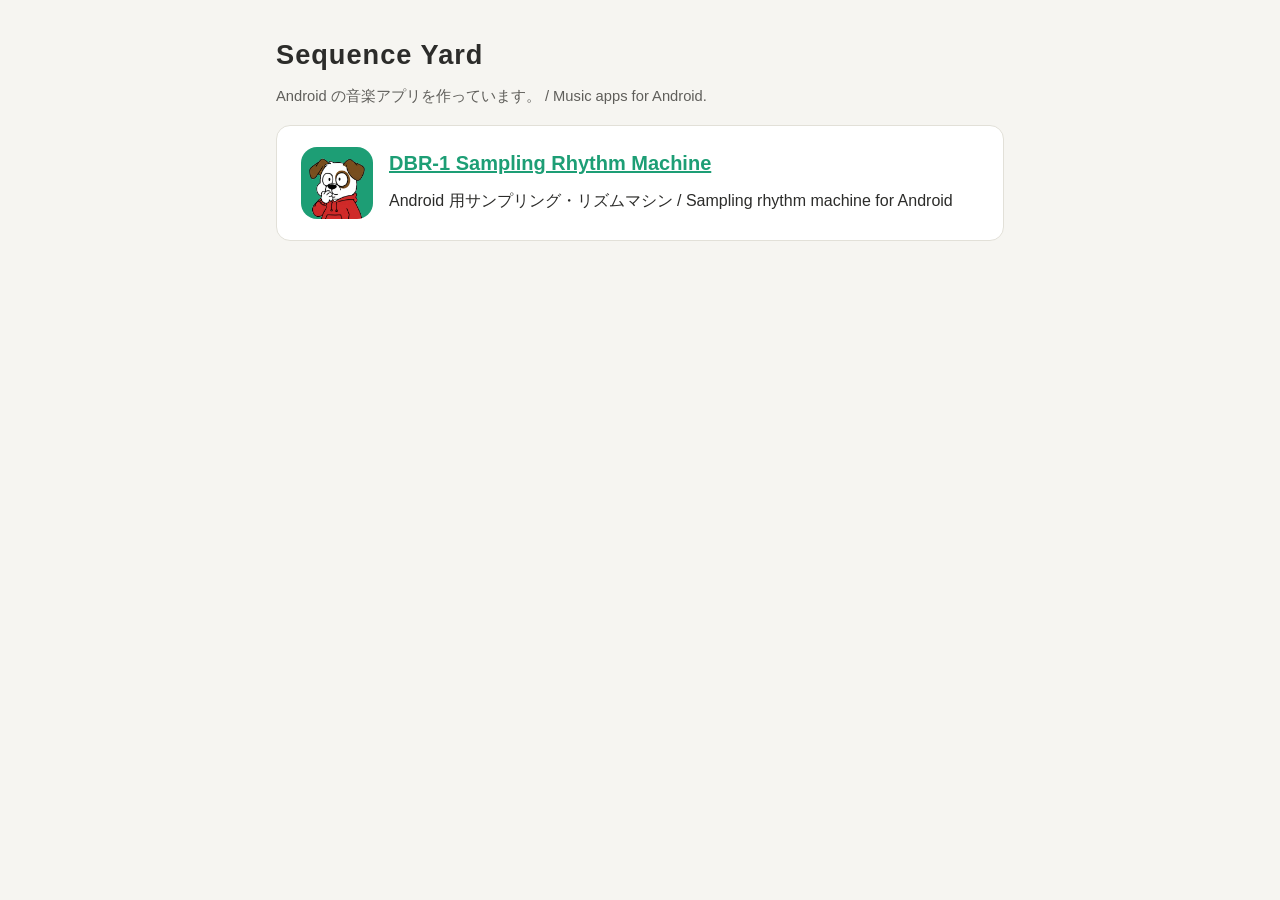
<file: index.html>
<!doctype html>
<html lang="ja">
<head>
<meta charset="utf-8">
<meta name="viewport" content="width=device-width, initial-scale=1">
<title>Sequence Yard - Android music apps / DBR-1 Sampling Rhythm Machine</title>
<meta name="description" content="Sequence Yard は Android の音楽アプリを作っています。サンプリング・リズムマシン DBR-1。 / Music apps for Android: DBR-1 Sampling Rhythm Machine.">
<link rel="canonical" href="https://sequence-yard.github.io/">
<meta property="og:type" content="website">
<meta property="og:site_name" content="Sequence Yard">
<meta property="og:title" content="Sequence Yard - Android music apps / DBR-1 Sampling Rhythm Machine">
<meta property="og:description" content="Sequence Yard は Android の音楽アプリを作っています。サンプリング・リズムマシン DBR-1。 / Music apps for Android: DBR-1 Sampling Rhythm Machine.">
<meta property="og:url" content="https://sequence-yard.github.io/">
<meta property="og:image" content="https://sequence-yard.github.io/dbr1/og.png">
<meta property="og:locale" content="ja_JP">
<meta name="twitter:card" content="summary_large_image">
<style>
  :root { --bg:#f6f5f1; --card:#fff; --text:#2c2c2a; --sub:#5f5e5a; --line:#e2e0d8; --accent:#1d9e75; }
  @media (prefers-color-scheme: dark) {
    :root { --bg:#161616; --card:#1f1f1e; --text:#e8e7e2; --sub:#a3a29c; --line:#333; --accent:#5dcaa5; }
  }
  * { box-sizing: border-box; }
  body { margin:0; background:var(--bg); color:var(--text);
         font: 16px/1.7 "Roboto","Noto Sans JP","Hiragino Sans",sans-serif; }
  main { max-width: 760px; margin: 0 auto; padding: 32px 16px 64px; }
  a { color: var(--accent); }
  .card { background:var(--card); border:1px solid var(--line); border-radius:14px; padding:20px 24px; margin:16px 0; }
  .app { display:flex; gap:16px; align-items:center; }
  .app img { width:72px; height:72px; border-radius:16px; flex:none; }
  h1 { margin:0 0 4px; font-size:1.7em; letter-spacing:1px; }
  h2 { margin:0; font-size:1.25em; }
  p { margin:.4em 0; }
  .sub { color:var(--sub); font-size:.92em; }
  ul.links { padding-left:1.2em; margin:.6em 0 0; }
</style>
</head>
<body>
<main>
<h1>Sequence Yard</h1>
<p class="sub">Android の音楽アプリを作っています。 / Music apps for Android.</p>

<div class="card app">
  <img src="dbr1/icon.png" alt="DBR-1">
  <div>
    <h2><a href="dbr1/">DBR-1 Sampling Rhythm Machine</a></h2>
    <p>Android 用サンプリング・リズムマシン / Sampling rhythm machine for Android</p>
  </div>
</div>
</main>
</body>
</html>
</file>
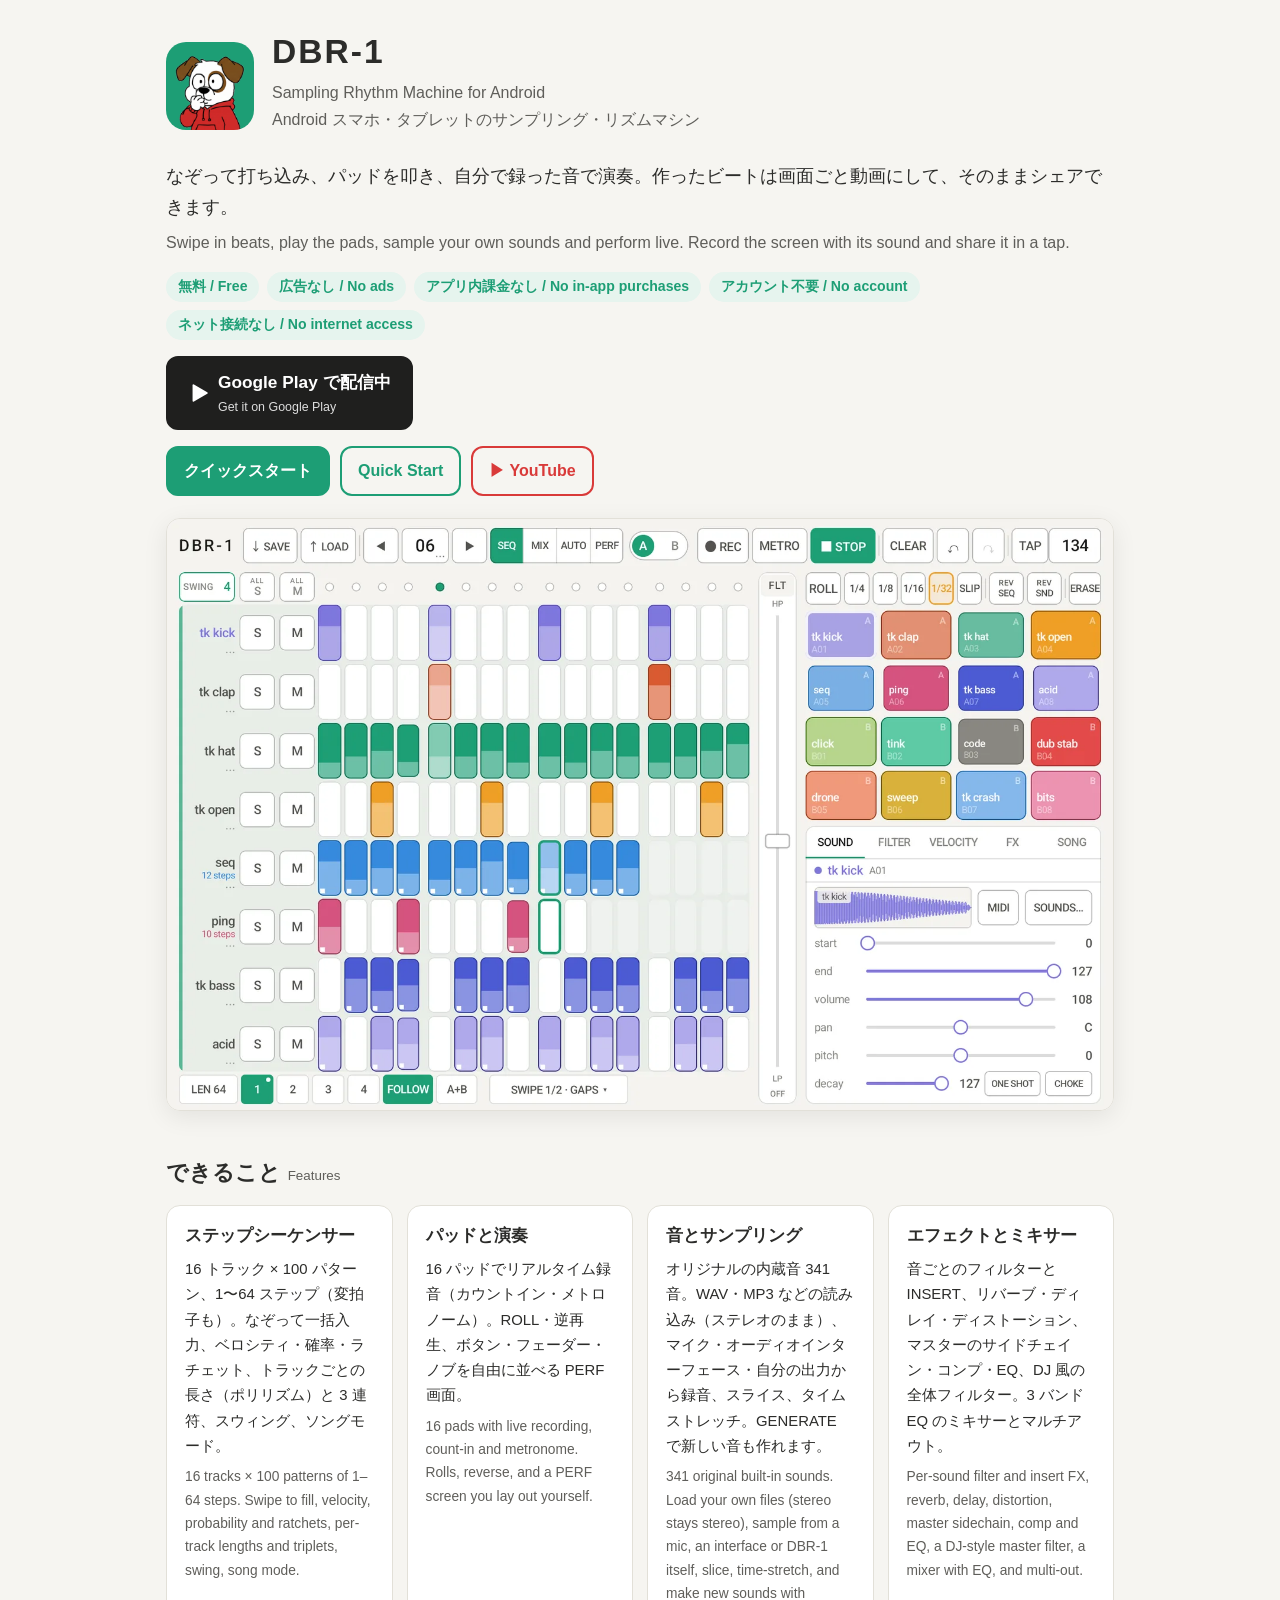
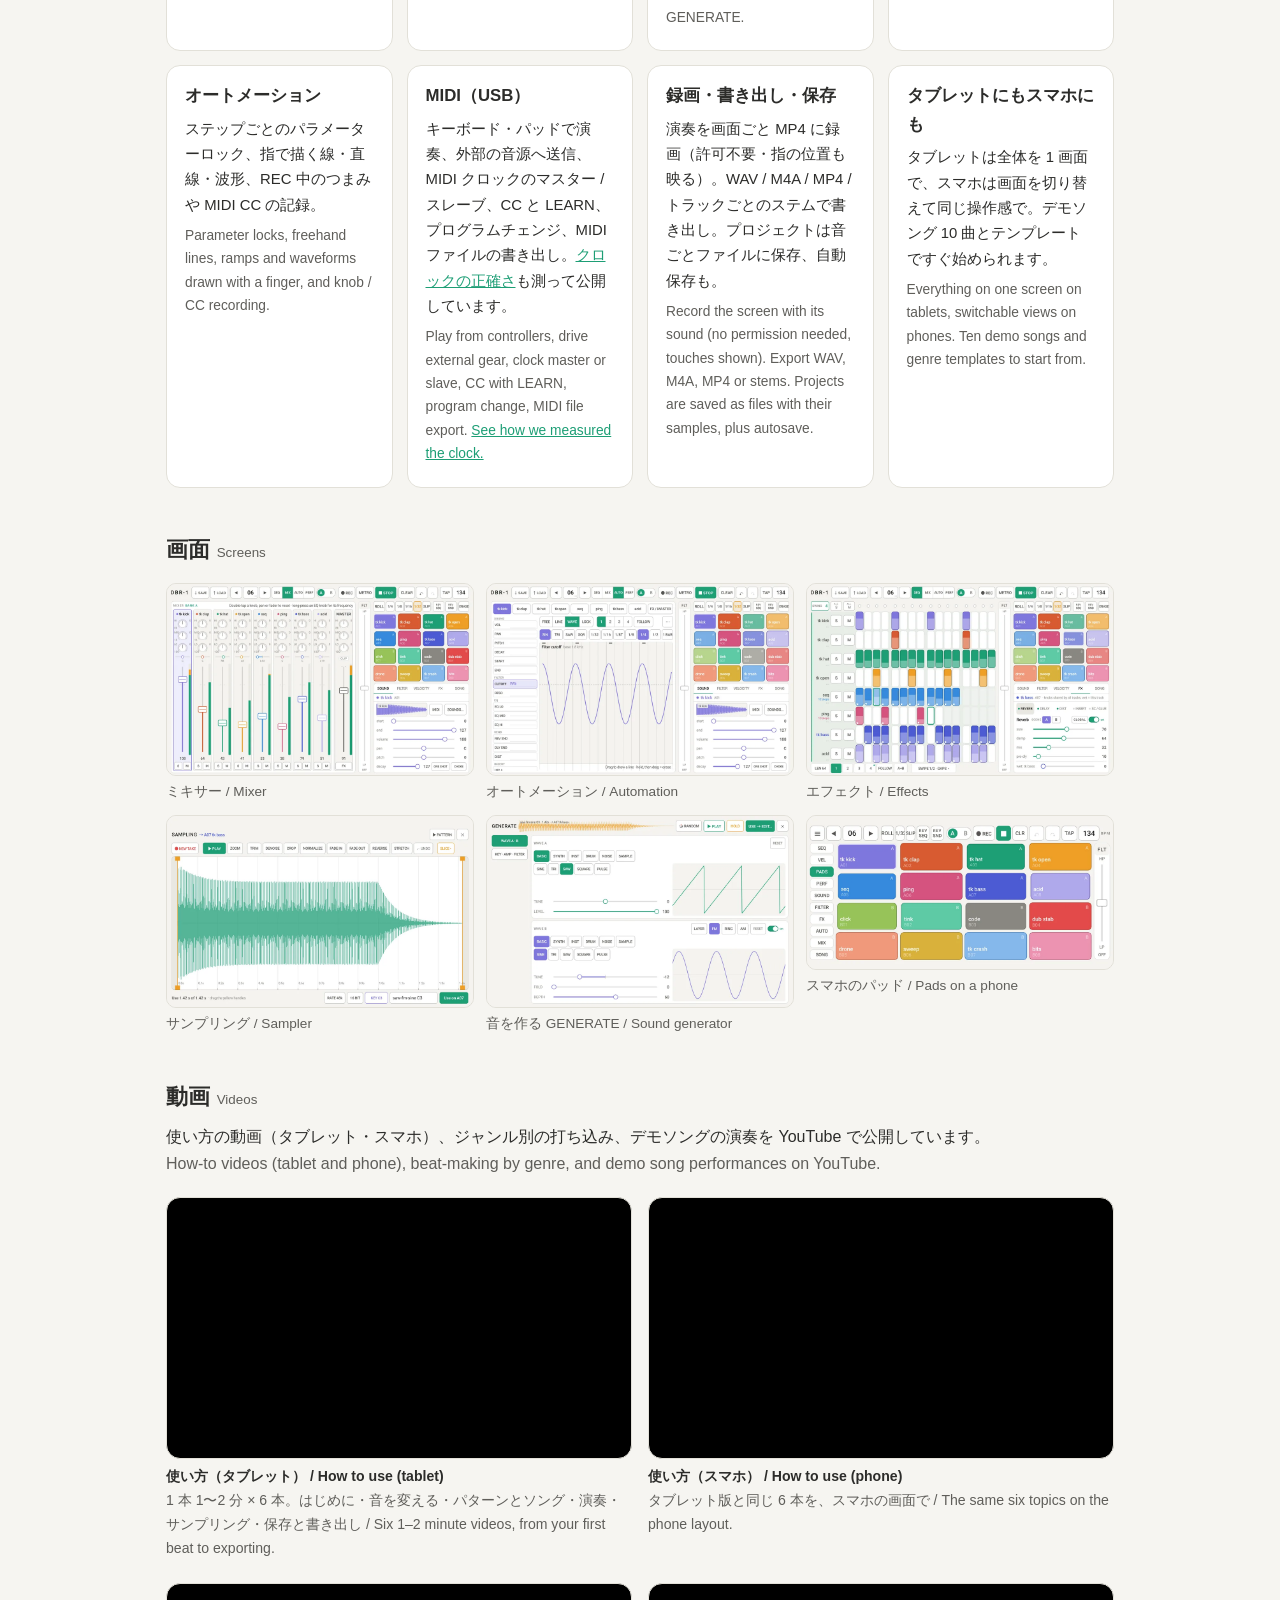
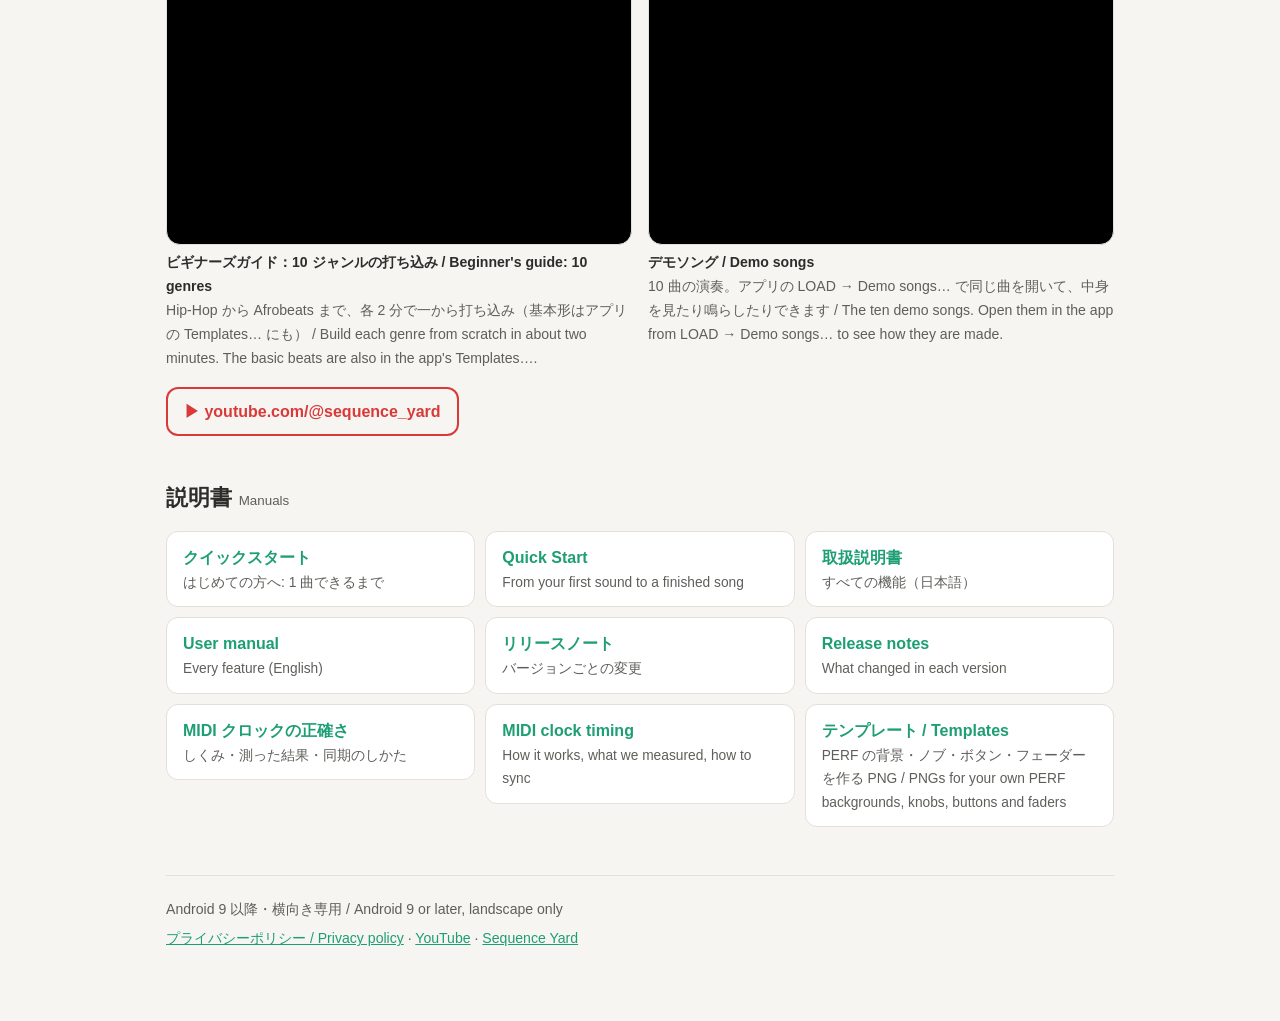
<file: dbr1/index.html>
<!doctype html>
<html lang="ja">
<head>
<meta charset="utf-8">
<meta name="viewport" content="width=device-width, initial-scale=1">
<title>DBR-1 Sampling Rhythm Machine for Android | サンプリング・リズムマシン</title>
<meta name="description" content="DBR-1 は Android のスマホ・タブレットで動くサンプリング・リズムマシン（ドラムマシン・ビートメイカー）です。16 トラックのステップシーケンサー、パッド演奏、サンプリング、FX、オートメーション、MIDI。無料・広告なし・課金なし。 / DBR-1 is a sampling rhythm machine (drum machine and beat maker) for Android phones and tablets: 16-track step sequencer, pads, sampling, FX, automation and MIDI. Free, no ads, no in-app purchases.">
<link rel="canonical" href="https://sequence-yard.github.io/dbr1/">
<meta property="og:type" content="website">
<meta property="og:site_name" content="Sequence Yard">
<meta property="og:title" content="DBR-1 Sampling Rhythm Machine for Android | サンプリング・リズムマシン">
<meta property="og:description" content="DBR-1 は Android のスマホ・タブレットで動くサンプリング・リズムマシン（ドラムマシン・ビートメイカー）です。16 トラックのステップシーケンサー、パッド演奏、サンプリング、FX、オートメーション、MIDI。無料・広告なし・課金なし。 / DBR-1 is a sampling rhythm machine (drum machine and beat maker) for Android phones and tablets: 16-track step sequencer, pads, sampling, FX, automation and MIDI. Free, no ads, no in-app purchases.">
<meta property="og:url" content="https://sequence-yard.github.io/dbr1/">
<meta property="og:image" content="https://sequence-yard.github.io/dbr1/og.png">
<meta property="og:locale" content="ja_JP">
<meta name="twitter:card" content="summary_large_image">
<script type="application/ld+json">{"@context": "https://schema.org", "@type": "SoftwareApplication", "name": "DBR-1 Sampling Rhythm Machine", "alternateName": "DBR-1", "operatingSystem": "Android", "applicationCategory": "MultimediaApplication", "description": "DBR-1 is a sampling rhythm machine (drum machine and beat maker) for Android phones and tablets: 16-track step sequencer, pads, sampling, FX, automation and MIDI. Free, no ads, no in-app purchases.", "url": "https://sequence-yard.github.io/dbr1/", "image": "https://sequence-yard.github.io/dbr1/icon.png", "screenshot": "https://sequence-yard.github.io/dbr1/img/tablet_1_sequencer.webp", "inLanguage": ["ja", "en"], "offers": {"@type": "Offer", "price": "0", "priceCurrency": "USD"}, "installUrl": "https://play.google.com/store/apps/details?id=com.sy.dbr1.app", "downloadUrl": "https://play.google.com/store/apps/details?id=com.sy.dbr1.app", "author": {"@type": "Organization", "name": "Sequence Yard", "url": "https://sequence-yard.github.io/", "sameAs": ["https://www.youtube.com/@sequence_yard"]}}</script>
<style>
  :root { --bg:#f6f5f1; --card:#fff; --text:#2c2c2a; --sub:#5f5e5a; --line:#e2e0d8; --accent:#1d9e75; --chip:#e6f4ee; --yt:#d93a39; }
  @media (prefers-color-scheme: dark) {
    :root { --bg:#161616; --card:#1f1f1e; --text:#e8e7e2; --sub:#a3a29c; --line:#333; --accent:#5dcaa5; --chip:#1d3029; --yt:#f07a79; }
  }
  * { box-sizing: border-box; }
  body { margin:0; background:var(--bg); color:var(--text);
         font: 16px/1.7 "Roboto","Noto Sans JP","Hiragino Sans",sans-serif; }
  main { max-width: 980px; margin: 0 auto; padding: 32px 16px 64px; }
  a { color: var(--accent); }
  img { max-width:100%; height:auto; display:block; }
  .hero { display:flex; gap:18px; align-items:center; }
  .hero img { width:88px; height:88px; border-radius:20px; flex:none; }
  h1 { margin:0; font-size:2.1em; letter-spacing:2px; line-height:1.2; }
  h2 { font-size:1.35em; margin:44px 0 4px; }
  h2 small { font-size:.62em; color:var(--sub); font-weight:normal; margin-left:.5em; }
  p { margin:.4em 0; }
  .sub { color:var(--sub); }
  .lead { font-size:1.12em; margin:22px 0 6px; }
  .chips { display:flex; flex-wrap:wrap; gap:8px; margin:16px 0; padding:0; list-style:none; }
  .chips li { background:var(--chip); color:var(--accent); border-radius:999px; padding:3px 12px; font-size:.88em; font-weight:bold; }
  .btns { display:flex; flex-wrap:wrap; gap:10px; margin:16px 0 8px; }
  .btn { display:inline-flex; align-items:center; gap:8px; border-radius:12px; padding:9px 16px; font-weight:bold; text-decoration:none; border:2px solid var(--accent); }
  .btn.main { background:var(--accent); color:#fff; }
  .btn.play { background:#1f1f1e; border-color:#1f1f1e; color:#fff; padding:10px 20px; font-size:1.08em; }
  .btn.play small { display:block; font-weight:normal; font-size:.72em; opacity:.85; }
  @media (prefers-color-scheme: dark) { .btn.play { background:#fff; border-color:#fff; color:#161616; } }
  .btn.yt { border-color:var(--yt); color:var(--yt); }
  .shot { margin:22px 0 0; border-radius:14px; overflow:hidden; border:1px solid var(--line); box-shadow:0 6px 24px rgba(0,0,0,.08); }
  .grid { display:grid; grid-template-columns:repeat(auto-fill,minmax(min(210px,100%),1fr)); gap:14px; margin-top:14px; }
  .card { background:var(--card); border:1px solid var(--line); border-radius:14px; padding:16px 18px; }
  .card h3 { margin:0 0 4px; font-size:1.05em; }
  .card p { font-size:.93em; }
  .card .en { color:var(--sub); font-size:.86em; margin-top:6px; }
  .gallery { display:grid; grid-template-columns:repeat(auto-fill,minmax(min(280px,100%),1fr)); gap:12px; margin-top:14px; }
  .gallery figure { margin:0; }
  .gallery img { border-radius:10px; border:1px solid var(--line); }
  .gallery figcaption { font-size:.85em; color:var(--sub); margin-top:4px; }
  ul.links { list-style:none; padding:0; margin:14px 0 0; display:grid; grid-template-columns:repeat(auto-fill,minmax(min(280px,100%),1fr)); gap:10px; }
  ul.links a { display:block; background:var(--card); border:1px solid var(--line); border-radius:12px; padding:12px 16px; text-decoration:none; color:var(--text); }
  ul.links a b { color:var(--accent); }
  ul.links a span { display:block; color:var(--sub); font-size:.86em; }
  .video { position:relative; aspect-ratio:16/9; margin:14px 0 6px; border-radius:14px; overflow:hidden; border:1px solid var(--line); background:#000; }
  .video iframe { position:absolute; inset:0; width:100%; height:100%; border:0; }
  .vgrid { display:grid; grid-template-columns:repeat(auto-fill,minmax(min(340px,100%),1fr)); gap:8px 16px; margin-top:6px; }
  .vgrid figure { margin:0; }
  .vgrid figcaption { font-size:.88em; color:var(--sub); }
  .vgrid figcaption b { color:var(--text); display:block; }
  footer { margin-top:48px; padding-top:16px; border-top:1px solid var(--line); color:var(--sub); font-size:.88em; }
</style>
</head>
<body>
<main>

<div class="hero">
  <img src="icon.png" alt="DBR-1">
  <div>
    <h1>DBR-1</h1>
    <p class="sub">Sampling Rhythm Machine for Android<br>Android スマホ・タブレットのサンプリング・リズムマシン</p>
  </div>
</div>

<p class="lead">なぞって打ち込み、パッドを叩き、自分で録った音で演奏。作ったビートは画面ごと動画にして、そのままシェアできます。</p>
<p class="sub">Swipe in beats, play the pads, sample your own sounds and perform live. Record the screen with its sound and share it in a tap.</p>

<ul class="chips">
  <li>無料 / Free</li><li>広告なし / No ads</li><li>アプリ内課金なし / No in-app purchases</li><li>アカウント不要 / No account</li><li>ネット接続なし / No internet access</li>
</ul>

<div class="btns">
  <a class="btn play" href="https://play.google.com/store/apps/details?id=com.sy.dbr1.app" target="_blank" rel="noopener"><svg viewBox="0 0 24 24" width="22" height="22" aria-hidden="true"><path fill="currentColor" d="M5 3.5v17a1 1 0 0 0 1.5.86l14.5-8.5a1 1 0 0 0 0-1.72L6.5 2.64A1 1 0 0 0 5 3.5z"/></svg><span>Google Play で配信中<small>Get it on Google Play</small></span></a>
</div>
<div class="btns">
  <a class="btn main" href="manual/quick_ja.html">クイックスタート</a>
  <a class="btn" href="manual/quick_en.html">Quick Start</a>
  <a class="btn yt" href="https://www.youtube.com/@sequence_yard" target="_blank" rel="noopener">▶ YouTube</a>
</div>

<div class="shot"><img src="img/tablet_1_sequencer.webp" width="1600" height="1000" alt="DBR-1 のシーケンサーの画面（タブレット） / DBR-1 sequencer on a tablet"></div>

<h2>できること<small>Features</small></h2>
<div class="grid">
  <div class="card">
    <h3>ステップシーケンサー</h3>
    <p>16 トラック × 100 パターン、1〜64 ステップ（変拍子も）。なぞって一括入力、ベロシティ・確率・ラチェット、トラックごとの長さ（ポリリズム）と 3 連符、スウィング、ソングモード。</p>
    <p class="en">16 tracks × 100 patterns of 1–64 steps. Swipe to fill, velocity, probability and ratchets, per-track lengths and triplets, swing, song mode.</p>
  </div>
  <div class="card">
    <h3>パッドと演奏</h3>
    <p>16 パッドでリアルタイム録音（カウントイン・メトロノーム）。ROLL・逆再生、ボタン・フェーダー・ノブを自由に並べる PERF 画面。</p>
    <p class="en">16 pads with live recording, count-in and metronome. Rolls, reverse, and a PERF screen you lay out yourself.</p>
  </div>
  <div class="card">
    <h3>音とサンプリング</h3>
    <p>オリジナルの内蔵音 341 音。WAV・MP3 などの読み込み（ステレオのまま）、マイク・オーディオインターフェース・自分の出力から録音、スライス、タイムストレッチ。GENERATE で新しい音も作れます。</p>
    <p class="en">341 original built-in sounds. Load your own files (stereo stays stereo), sample from a mic, an interface or DBR-1 itself, slice, time-stretch, and make new sounds with GENERATE.</p>
  </div>
  <div class="card">
    <h3>エフェクトとミキサー</h3>
    <p>音ごとのフィルターと INSERT、リバーブ・ディレイ・ディストーション、マスターのサイドチェイン・コンプ・EQ、DJ 風の全体フィルター。3 バンド EQ のミキサーとマルチアウト。</p>
    <p class="en">Per-sound filter and insert FX, reverb, delay, distortion, master sidechain, comp and EQ, a DJ-style master filter, a mixer with EQ, and multi-out.</p>
  </div>
  <div class="card">
    <h3>オートメーション</h3>
    <p>ステップごとのパラメーターロック、指で描く線・直線・波形、REC 中のつまみや MIDI CC の記録。</p>
    <p class="en">Parameter locks, freehand lines, ramps and waveforms drawn with a finger, and knob / CC recording.</p>
  </div>
  <div class="card">
    <h3>MIDI（USB）</h3>
    <p>キーボード・パッドで演奏、外部の音源へ送信、MIDI クロックのマスター / スレーブ、CC と LEARN、プログラムチェンジ、MIDI ファイルの書き出し。<a href="manual/midi-clock_ja.html">クロックの正確さ</a>も測って公開しています。</p>
    <p class="en">Play from controllers, drive external gear, clock master or slave, CC with LEARN, program change, MIDI file export. <a href="manual/midi-clock_en.html">See how we measured the clock.</a></p>
  </div>
  <div class="card">
    <h3>録画・書き出し・保存</h3>
    <p>演奏を画面ごと MP4 に録画（許可不要・指の位置も映る）。WAV / M4A / MP4 / トラックごとのステムで書き出し。プロジェクトは音ごとファイルに保存、自動保存も。</p>
    <p class="en">Record the screen with its sound (no permission needed, touches shown). Export WAV, M4A, MP4 or stems. Projects are saved as files with their samples, plus autosave.</p>
  </div>
  <div class="card">
    <h3>タブレットにもスマホにも</h3>
    <p>タブレットは全体を 1 画面で、スマホは画面を切り替えて同じ操作感で。デモソング 10 曲とテンプレートですぐ始められます。</p>
    <p class="en">Everything on one screen on tablets, switchable views on phones. Ten demo songs and genre templates to start from.</p>
  </div>
</div>

<h2>画面<small>Screens</small></h2>
<div class="gallery">
  <figure><img src="img/tablet_2_mixer.webp" loading="lazy" width="960" height="600" alt="ミキサー / Mixer"><figcaption>ミキサー / Mixer</figcaption></figure>
  <figure><img src="img/tablet_3_automation.webp" loading="lazy" width="960" height="600" alt="オートメーション / Automation"><figcaption>オートメーション / Automation</figcaption></figure>
  <figure><img src="img/tablet_5_fx.webp" loading="lazy" width="960" height="600" alt="エフェクト / Effects"><figcaption>エフェクト / Effects</figcaption></figure>
  <figure><img src="img/tablet_4_sampler.webp" loading="lazy" width="960" height="600" alt="サンプリング / Sampler"><figcaption>サンプリング / Sampler</figcaption></figure>
  <figure><img src="img/tablet_7_generate.webp" loading="lazy" width="960" height="600" alt="音を作る GENERATE / Sound generator"><figcaption>音を作る GENERATE / Sound generator</figcaption></figure>
  <figure><img src="img/phone_2_pads.webp" loading="lazy" width="960" height="480" alt="スマホのパッド / Pads on a phone"><figcaption>スマホのパッド / Pads on a phone</figcaption></figure>
</div>

<h2>動画<small>Videos</small></h2>
<p>使い方の動画（タブレット・スマホ）、ジャンル別の打ち込み、デモソングの演奏を YouTube で公開しています。<br><span class="sub">How-to videos (tablet and phone), beat-making by genre, and demo song performances on YouTube.</span></p>
<div class="vgrid">
  <figure>
    <div class="video"><iframe src="https://www.youtube-nocookie.com/embed/videoseries?list=PLSx_kr9O_YZ0" title="DBR-1 使い方（タブレット） / How to use DBR-1 (tablet)" loading="lazy" allow="accelerometer; autoplay; clipboard-write; encrypted-media; gyroscope; picture-in-picture; web-share" referrerpolicy="strict-origin-when-cross-origin" allowfullscreen></iframe></div>
    <figcaption><b>使い方（タブレット） / How to use (tablet)</b>1 本 1〜2 分 × 6 本。はじめに・音を変える・パターンとソング・演奏・サンプリング・保存と書き出し / Six 1–2 minute videos, from your first beat to exporting.</figcaption>
  </figure>
  <figure>
    <div class="video"><iframe src="https://www.youtube-nocookie.com/embed/videoseries?list=PLLqSBPtJowA8" title="DBR-1 使い方（スマホ） / How to use DBR-1 (phone)" loading="lazy" allow="accelerometer; autoplay; clipboard-write; encrypted-media; gyroscope; picture-in-picture; web-share" referrerpolicy="strict-origin-when-cross-origin" allowfullscreen></iframe></div>
    <figcaption><b>使い方（スマホ） / How to use (phone)</b>タブレット版と同じ 6 本を、スマホの画面で / The same six topics on the phone layout.</figcaption>
  </figure>
  <figure>
    <div class="video"><iframe src="https://www.youtube-nocookie.com/embed/videoseries?list=PLHKmZyR0xdRw" title="DBR-1 ビギナーズガイド：10 ジャンルの打ち込み / Beginner's guide: beat-making in 10 genres" loading="lazy" allow="accelerometer; autoplay; clipboard-write; encrypted-media; gyroscope; picture-in-picture; web-share" referrerpolicy="strict-origin-when-cross-origin" allowfullscreen></iframe></div>
    <figcaption><b>ビギナーズガイド：10 ジャンルの打ち込み / Beginner's guide: 10 genres</b>Hip-Hop から Afrobeats まで、各 2 分で一から打ち込み（基本形はアプリの Templates… にも） / Build each genre from scratch in about two minutes. The basic beats are also in the app's Templates….</figcaption>
  </figure>
  <figure>
    <div class="video"><iframe src="https://www.youtube-nocookie.com/embed/videoseries?list=PLN99t_O-VNWo" title="DBR-1 Demo Songs（デモソングのプレイリスト / demo song playlist）" loading="lazy" allow="accelerometer; autoplay; clipboard-write; encrypted-media; gyroscope; picture-in-picture; web-share" referrerpolicy="strict-origin-when-cross-origin" allowfullscreen></iframe></div>
    <figcaption><b>デモソング / Demo songs</b>10 曲の演奏。アプリの LOAD → Demo songs… で同じ曲を開いて、中身を見たり鳴らしたりできます / The ten demo songs. Open them in the app from LOAD → Demo songs… to see how they are made.</figcaption>
  </figure>
</div>
<div class="btns"><a class="btn yt" href="https://www.youtube.com/@sequence_yard" target="_blank" rel="noopener">▶ youtube.com/@sequence_yard</a></div>

<h2>説明書<small>Manuals</small></h2>
<ul class="links">
  <li><a href="manual/quick_ja.html"><b>クイックスタート</b><span>はじめての方へ: 1 曲できるまで</span></a></li>
  <li><a href="manual/quick_en.html"><b>Quick Start</b><span>From your first sound to a finished song</span></a></li>
  <li><a href="manual/ja.html"><b>取扱説明書</b><span>すべての機能（日本語）</span></a></li>
  <li><a href="manual/en.html"><b>User manual</b><span>Every feature (English)</span></a></li>
  <li><a href="manual/release-notes_ja.html"><b>リリースノート</b><span>バージョンごとの変更</span></a></li>
  <li><a href="manual/release-notes_en.html"><b>Release notes</b><span>What changed in each version</span></a></li>
  <li><a href="manual/midi-clock_ja.html"><b>MIDI クロックの正確さ</b><span>しくみ・測った結果・同期のしかた</span></a></li>
  <li><a href="manual/midi-clock_en.html"><b>MIDI clock timing</b><span>How it works, what we measured, how to sync</span></a></li>
  <li><a href="templates/"><b>テンプレート / Templates</b><span>PERF の背景・ノブ・ボタン・フェーダーを作る PNG / PNGs for your own PERF backgrounds, knobs, buttons and faders</span></a></li>
</ul>

<footer>
  <p>Android 9 以降・横向き専用 / Android 9 or later, landscape only</p>
  <p><a href="https://sequence-yard.github.io/dbr1-privacy/">プライバシーポリシー / Privacy policy</a> · <a href="https://www.youtube.com/@sequence_yard" target="_blank" rel="noopener">YouTube</a> · <a href="../">Sequence Yard</a></p>
</footer>
</main>
</body>
</html>
</file>
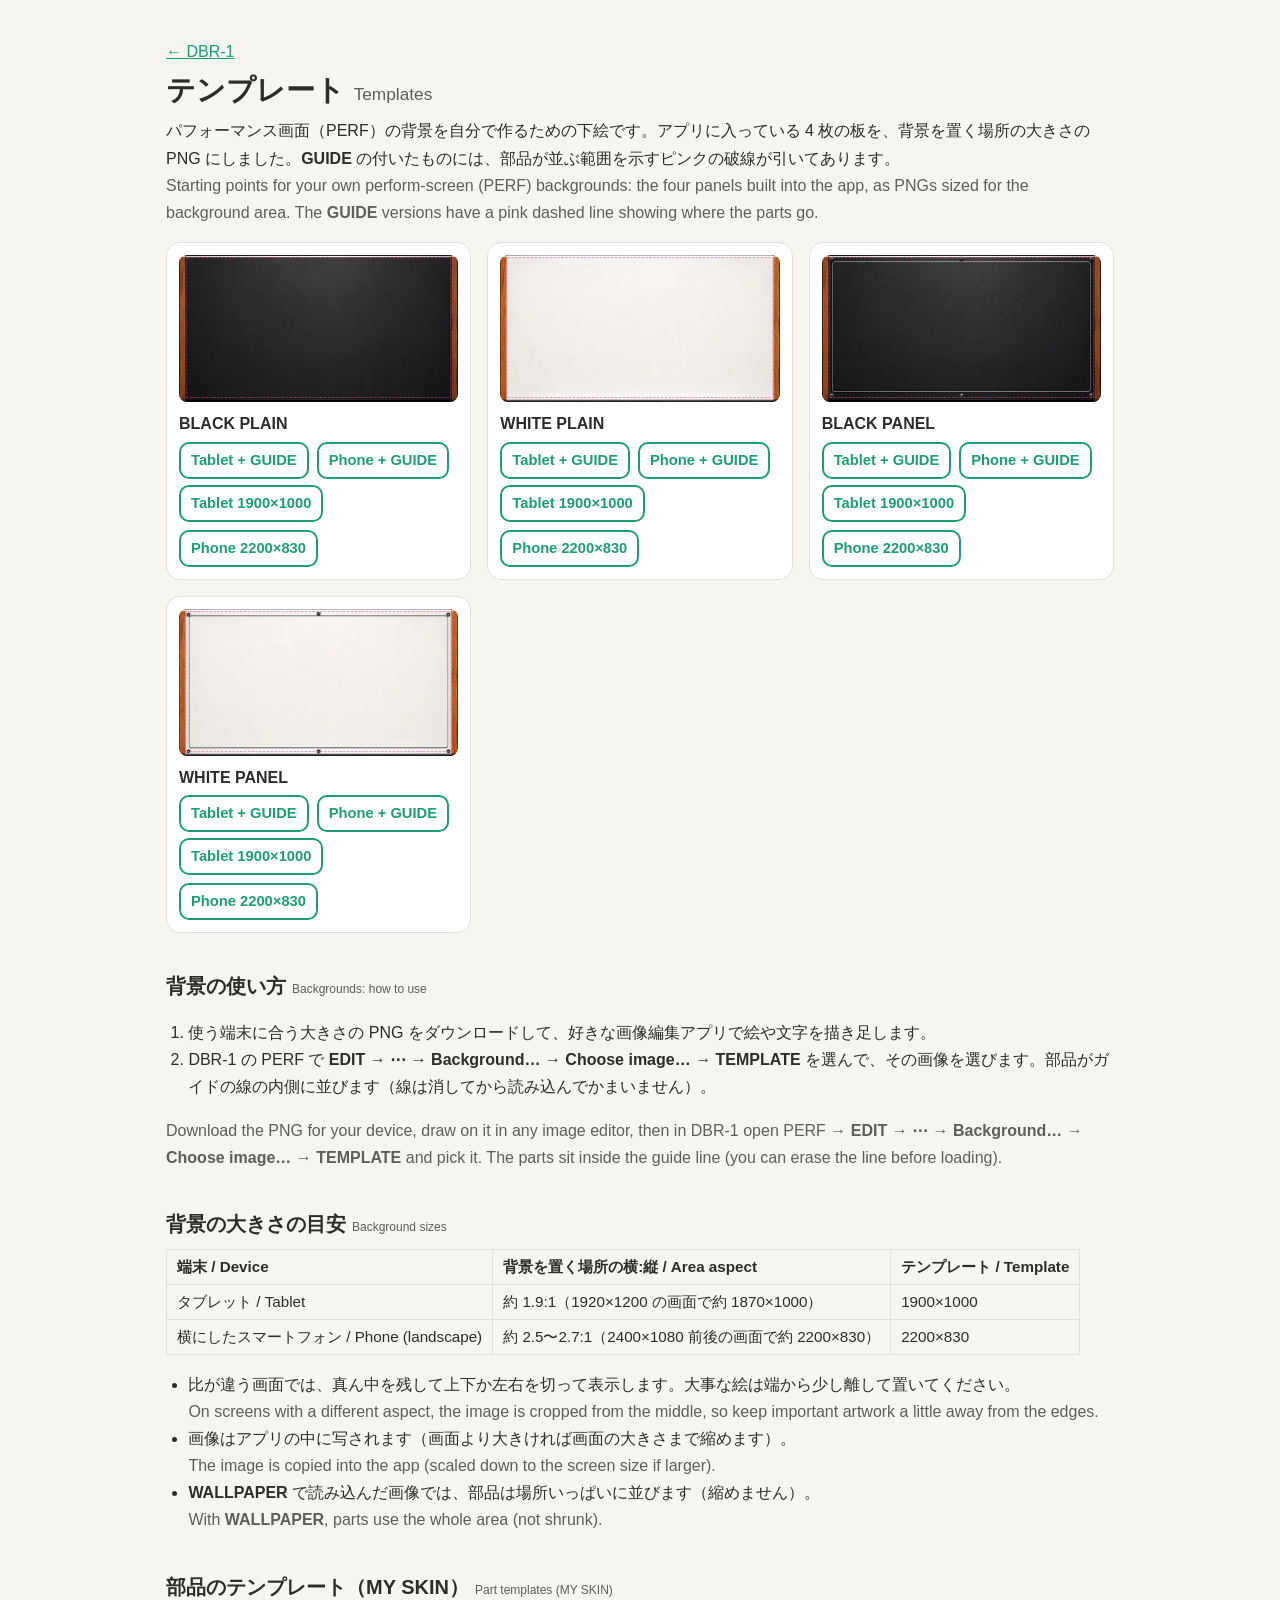
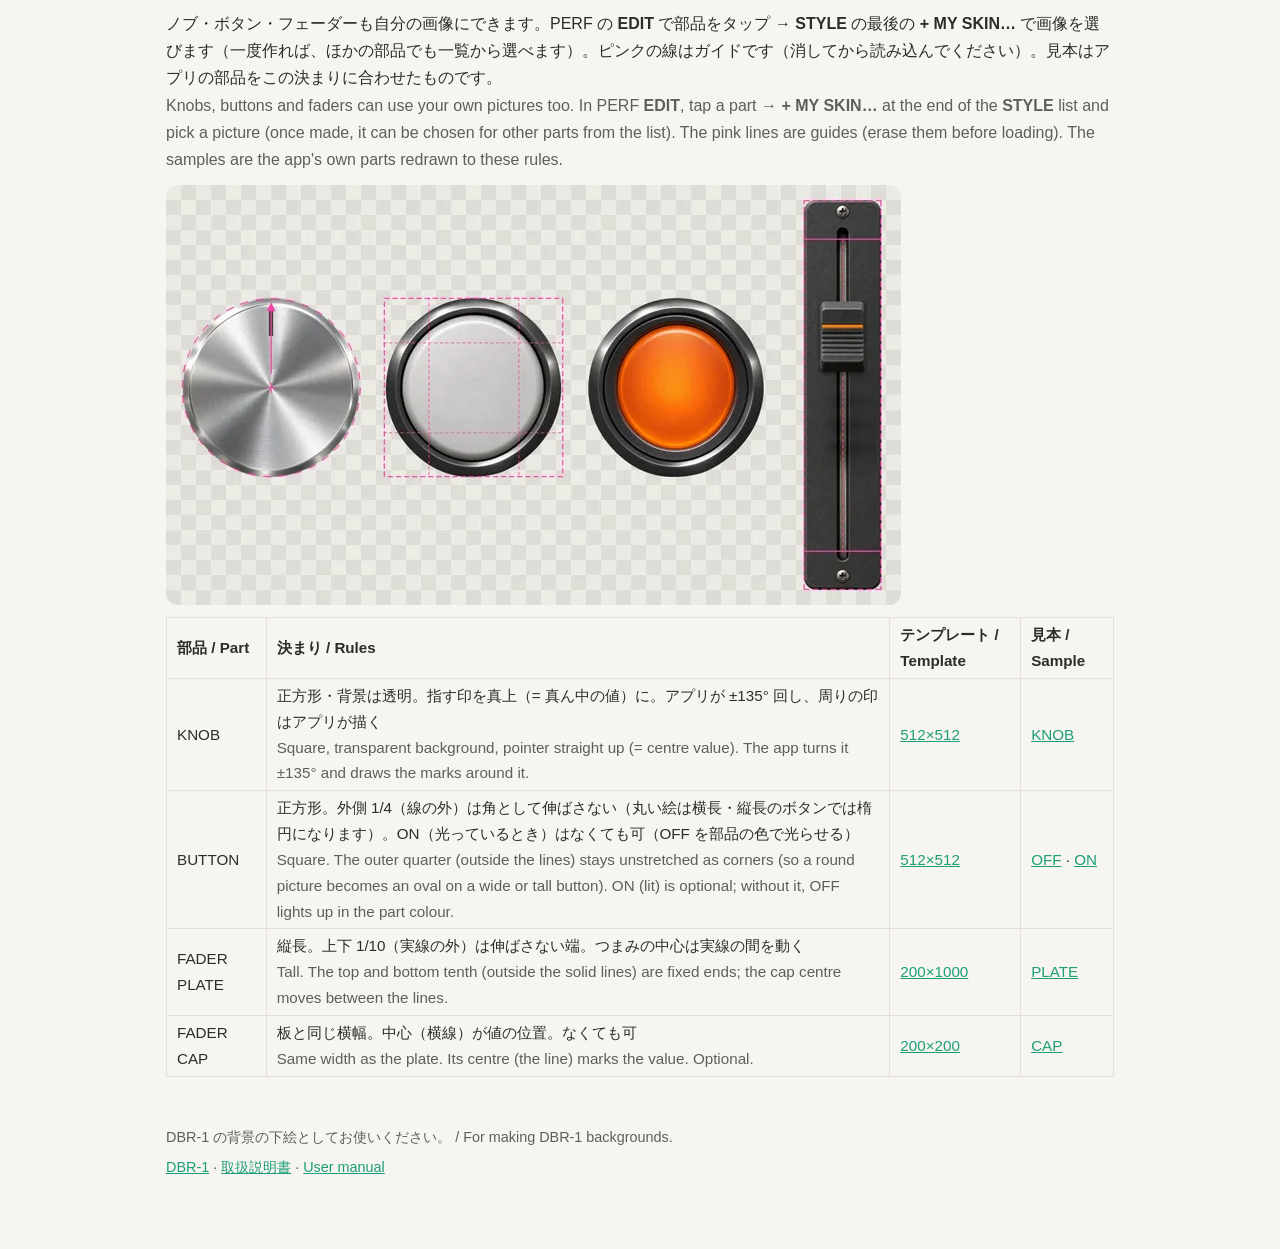
<file: dbr1/templates/index.html>
<!doctype html>
<html lang="ja">
<head>
<meta charset="utf-8">
<meta name="viewport" content="width=device-width, initial-scale=1">
<title>DBR-1 テンプレート / Templates</title>
<meta name="description" content="DBR-1 のパフォーマンス画面の背景・ノブ・ボタン・フェーダーを自分で作るためのテンプレート（PNG）。 / PNG templates for making your own DBR-1 perform-screen backgrounds, knobs, buttons and faders.">
<link rel="canonical" href="https://sequence-yard.github.io/dbr1/templates/">
<style>
  :root { --bg:#f6f5f1; --card:#fff; --text:#2c2c2a; --sub:#5f5e5a; --line:#e2e0d8; --accent:#1d9e75; }
  @media (prefers-color-scheme: dark) {
    :root { --bg:#161616; --card:#1f1f1e; --text:#e8e7e2; --sub:#a3a29c; --line:#333; --accent:#5dcaa5; }
  }
  * { box-sizing: border-box; }
  body { margin:0; background:var(--bg); color:var(--text);
         font: 16px/1.7 "Roboto","Noto Sans JP","Hiragino Sans",sans-serif; }
  main { max-width: 980px; margin: 0 auto; padding: 32px 16px 64px; }
  a { color: var(--accent); }
  img { max-width:100%; height:auto; display:block; }
  h1 { margin:0 0 8px; font-size:1.8em; line-height:1.3; }
  h2 { font-size:1.25em; margin:36px 0 4px; }
  h2 small, h1 small { font-size:.6em; color:var(--sub); font-weight:normal; margin-left:.5em; }
  p { margin:.4em 0; }
  .sub { color:var(--sub); }
  .grid { display:grid; grid-template-columns: repeat(auto-fit, minmax(280px, 1fr)); gap:16px; margin:16px 0; }
  .card { background:var(--card); border:1px solid var(--line); border-radius:14px; padding:12px; }
  .card img { border-radius:8px; }
  .card b { display:block; margin:8px 0 4px; }
  .dl { display:flex; flex-wrap:wrap; gap:8px; }
  .dl a { border:2px solid var(--accent); border-radius:10px; padding:4px 10px; font-weight:bold; text-decoration:none; font-size:.92em; }
  table { border-collapse:collapse; margin:8px 0; font-size:.95em; }
  th, td { border:1px solid var(--line); padding:4px 10px; text-align:left; }
  ol, ul { padding-left:1.4em; }
  footer { margin-top:48px; color:var(--sub); font-size:.9em; }
</style>
</head>
<body>
<main>
<p><a href="../">← DBR-1</a></p>
<h1>テンプレート<small>Templates</small></h1>
<p>パフォーマンス画面（PERF）の背景を自分で作るための下絵です。アプリに入っている 4 枚の板を、背景を置く場所の大きさの PNG にしました。<b>GUIDE</b> の付いたものには、部品が並ぶ範囲を示すピンクの破線が引いてあります。<br>
<span class="sub">Starting points for your own perform-screen (PERF) backgrounds: the four panels built into the app, as PNGs sized for the background area. The <b>GUIDE</b> versions have a pink dashed line showing where the parts go.</span></p>

<div class="grid">
  <div class="card"><img src="thumb_black_plain.webp" width="480" height="253" alt="BLACK PLAIN" loading="lazy"><b>BLACK PLAIN</b>
    <div class="dl"><a href="dbr1_black_plain_tablet_1900x1000_guide.png" download>Tablet + GUIDE</a><a href="dbr1_black_plain_phone_2200x830_guide.png" download>Phone + GUIDE</a></div>
    <div class="dl" style="margin-top:6px"><a href="dbr1_black_plain_tablet_1900x1000.png" download>Tablet 1900×1000</a><a href="dbr1_black_plain_phone_2200x830.png" download>Phone 2200×830</a></div></div>
  <div class="card"><img src="thumb_white_plain.webp" width="480" height="253" alt="WHITE PLAIN" loading="lazy"><b>WHITE PLAIN</b>
    <div class="dl"><a href="dbr1_white_plain_tablet_1900x1000_guide.png" download>Tablet + GUIDE</a><a href="dbr1_white_plain_phone_2200x830_guide.png" download>Phone + GUIDE</a></div>
    <div class="dl" style="margin-top:6px"><a href="dbr1_white_plain_tablet_1900x1000.png" download>Tablet 1900×1000</a><a href="dbr1_white_plain_phone_2200x830.png" download>Phone 2200×830</a></div></div>
  <div class="card"><img src="thumb_black_panel.webp" width="480" height="253" alt="BLACK PANEL" loading="lazy"><b>BLACK PANEL</b>
    <div class="dl"><a href="dbr1_black_panel_tablet_1900x1000_guide.png" download>Tablet + GUIDE</a><a href="dbr1_black_panel_phone_2200x830_guide.png" download>Phone + GUIDE</a></div>
    <div class="dl" style="margin-top:6px"><a href="dbr1_black_panel_tablet_1900x1000.png" download>Tablet 1900×1000</a><a href="dbr1_black_panel_phone_2200x830.png" download>Phone 2200×830</a></div></div>
  <div class="card"><img src="thumb_white_panel.webp" width="480" height="253" alt="WHITE PANEL" loading="lazy"><b>WHITE PANEL</b>
    <div class="dl"><a href="dbr1_white_panel_tablet_1900x1000_guide.png" download>Tablet + GUIDE</a><a href="dbr1_white_panel_phone_2200x830_guide.png" download>Phone + GUIDE</a></div>
    <div class="dl" style="margin-top:6px"><a href="dbr1_white_panel_tablet_1900x1000.png" download>Tablet 1900×1000</a><a href="dbr1_white_panel_phone_2200x830.png" download>Phone 2200×830</a></div></div>
</div>

<h2>背景の使い方<small>Backgrounds: how to use</small></h2>
<ol>
  <li>使う端末に合う大きさの PNG をダウンロードして、好きな画像編集アプリで絵や文字を描き足します。</li>
  <li>DBR-1 の PERF で <b>EDIT</b> → <b>⋯</b> → <b>Background…</b> → <b>Choose image…</b> → <b>TEMPLATE</b> を選んで、その画像を選びます。部品がガイドの線の内側に並びます（線は消してから読み込んでかまいません）。</li>
</ol>
<p class="sub">Download the PNG for your device, draw on it in any image editor, then in DBR-1 open PERF → <b>EDIT</b> → <b>⋯</b> → <b>Background…</b> → <b>Choose image…</b> → <b>TEMPLATE</b> and pick it. The parts sit inside the guide line (you can erase the line before loading).</p>

<h2>背景の大きさの目安<small>Background sizes</small></h2>
<table>
  <tr><th>端末 / Device</th><th>背景を置く場所の横:縦 / Area aspect</th><th>テンプレート / Template</th></tr>
  <tr><td>タブレット / Tablet</td><td>約 1.9:1（1920×1200 の画面で約 1870×1000）</td><td>1900×1000</td></tr>
  <tr><td>横にしたスマートフォン / Phone (landscape)</td><td>約 2.5〜2.7:1（2400×1080 前後の画面で約 2200×830）</td><td>2200×830</td></tr>
</table>
<ul>
  <li>比が違う画面では、真ん中を残して上下か左右を切って表示します。大事な絵は端から少し離して置いてください。<br><span class="sub">On screens with a different aspect, the image is cropped from the middle, so keep important artwork a little away from the edges.</span></li>
  <li>画像はアプリの中に写されます（画面より大きければ画面の大きさまで縮めます）。<br><span class="sub">The image is copied into the app (scaled down to the screen size if larger).</span></li>
  <li><b>WALLPAPER</b> で読み込んだ画像では、部品は場所いっぱいに並びます（縮めません）。<br><span class="sub">With <b>WALLPAPER</b>, parts use the whole area (not shrunk).</span></li>
</ul>

<h2>部品のテンプレート（MY SKIN）<small>Part templates (MY SKIN)</small></h2>
<p>ノブ・ボタン・フェーダーも自分の画像にできます。PERF の <b>EDIT</b> で部品をタップ → <b>STYLE</b> の最後の <b>+ MY SKIN…</b> で画像を選びます（一度作れば、ほかの部品でも一覧から選べます）。ピンクの線はガイドです（消してから読み込んでください）。見本はアプリの部品をこの決まりに合わせたものです。<br>
<span class="sub">Knobs, buttons and faders can use your own pictures too. In PERF <b>EDIT</b>, tap a part → <b>+ MY SKIN…</b> at the end of the <b>STYLE</b> list and pick a picture (once made, it can be chosen for other parts from the list). The pink lines are guides (erase them before loading). The samples are the app's own parts redrawn to these rules.</span></p>
<img src="thumb_parts.webp" width="735" height="420" alt="MY SKIN samples" loading="lazy" style="border-radius:12px;margin:12px 0">
<table>
  <tr><th>部品 / Part</th><th>決まり / Rules</th><th>テンプレート / Template</th><th>見本 / Sample</th></tr>
  <tr><td>KNOB</td><td>正方形・背景は透明。指す印を真上（= 真ん中の値）に。アプリが ±135° 回し、周りの印はアプリが描く<br><span class="sub">Square, transparent background, pointer straight up (= centre value). The app turns it ±135° and draws the marks around it.</span></td>
    <td><a href="dbr1_knob_template_512.png" download>512×512</a></td><td><a href="dbr1_knob_sample_512.png" download>KNOB</a></td></tr>
  <tr><td>BUTTON</td><td>正方形。外側 1/4（線の外）は角として伸ばさない（丸い絵は横長・縦長のボタンでは楕円になります）。ON（光っているとき）はなくても可（OFF を部品の色で光らせる）<br><span class="sub">Square. The outer quarter (outside the lines) stays unstretched as corners (so a round picture becomes an oval on a wide or tall button). ON (lit) is optional; without it, OFF lights up in the part colour.</span></td>
    <td><a href="dbr1_button_template_512.png" download>512×512</a></td><td><a href="dbr1_button_sample_off_512.png" download>OFF</a> · <a href="dbr1_button_sample_on_512.png" download>ON</a></td></tr>
  <tr><td>FADER PLATE</td><td>縦長。上下 1/10（実線の外）は伸ばさない端。つまみの中心は実線の間を動く<br><span class="sub">Tall. The top and bottom tenth (outside the solid lines) are fixed ends; the cap centre moves between the lines.</span></td>
    <td><a href="dbr1_fader_plate_template_200x1000.png" download>200×1000</a></td><td><a href="dbr1_fader_plate_sample_200x1000.png" download>PLATE</a></td></tr>
  <tr><td>FADER CAP</td><td>板と同じ横幅。中心（横線）が値の位置。なくても可<br><span class="sub">Same width as the plate. Its centre (the line) marks the value. Optional.</span></td>
    <td><a href="dbr1_fader_cap_template_200x200.png" download>200×200</a></td><td><a href="dbr1_fader_cap_sample_200x204.png" download>CAP</a></td></tr>
</table>

<footer>
  <p>DBR-1 の背景の下絵としてお使いください。 / For making DBR-1 backgrounds.</p>
  <p><a href="../">DBR-1</a> · <a href="../manual/ja.html">取扱説明書</a> · <a href="../manual/en.html">User manual</a></p>
</footer>
</main>
</body>
</html>
</file>
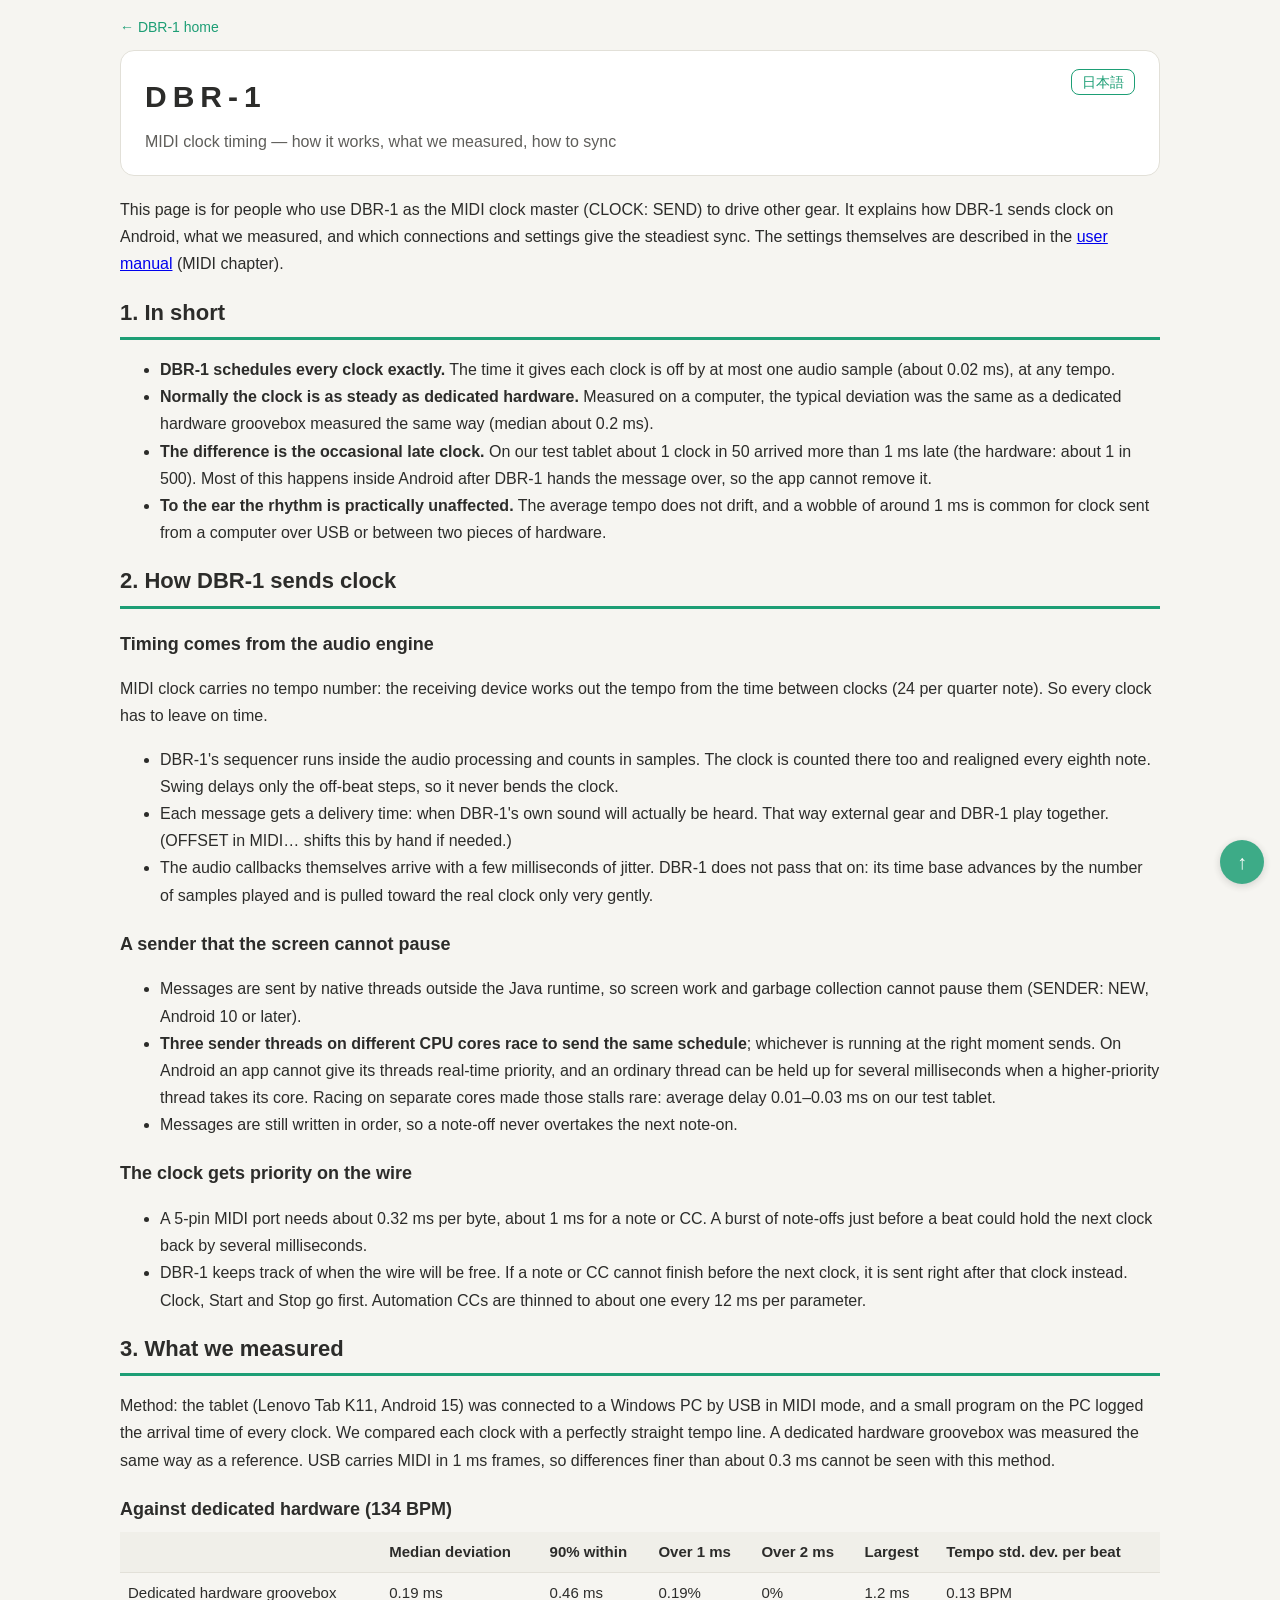
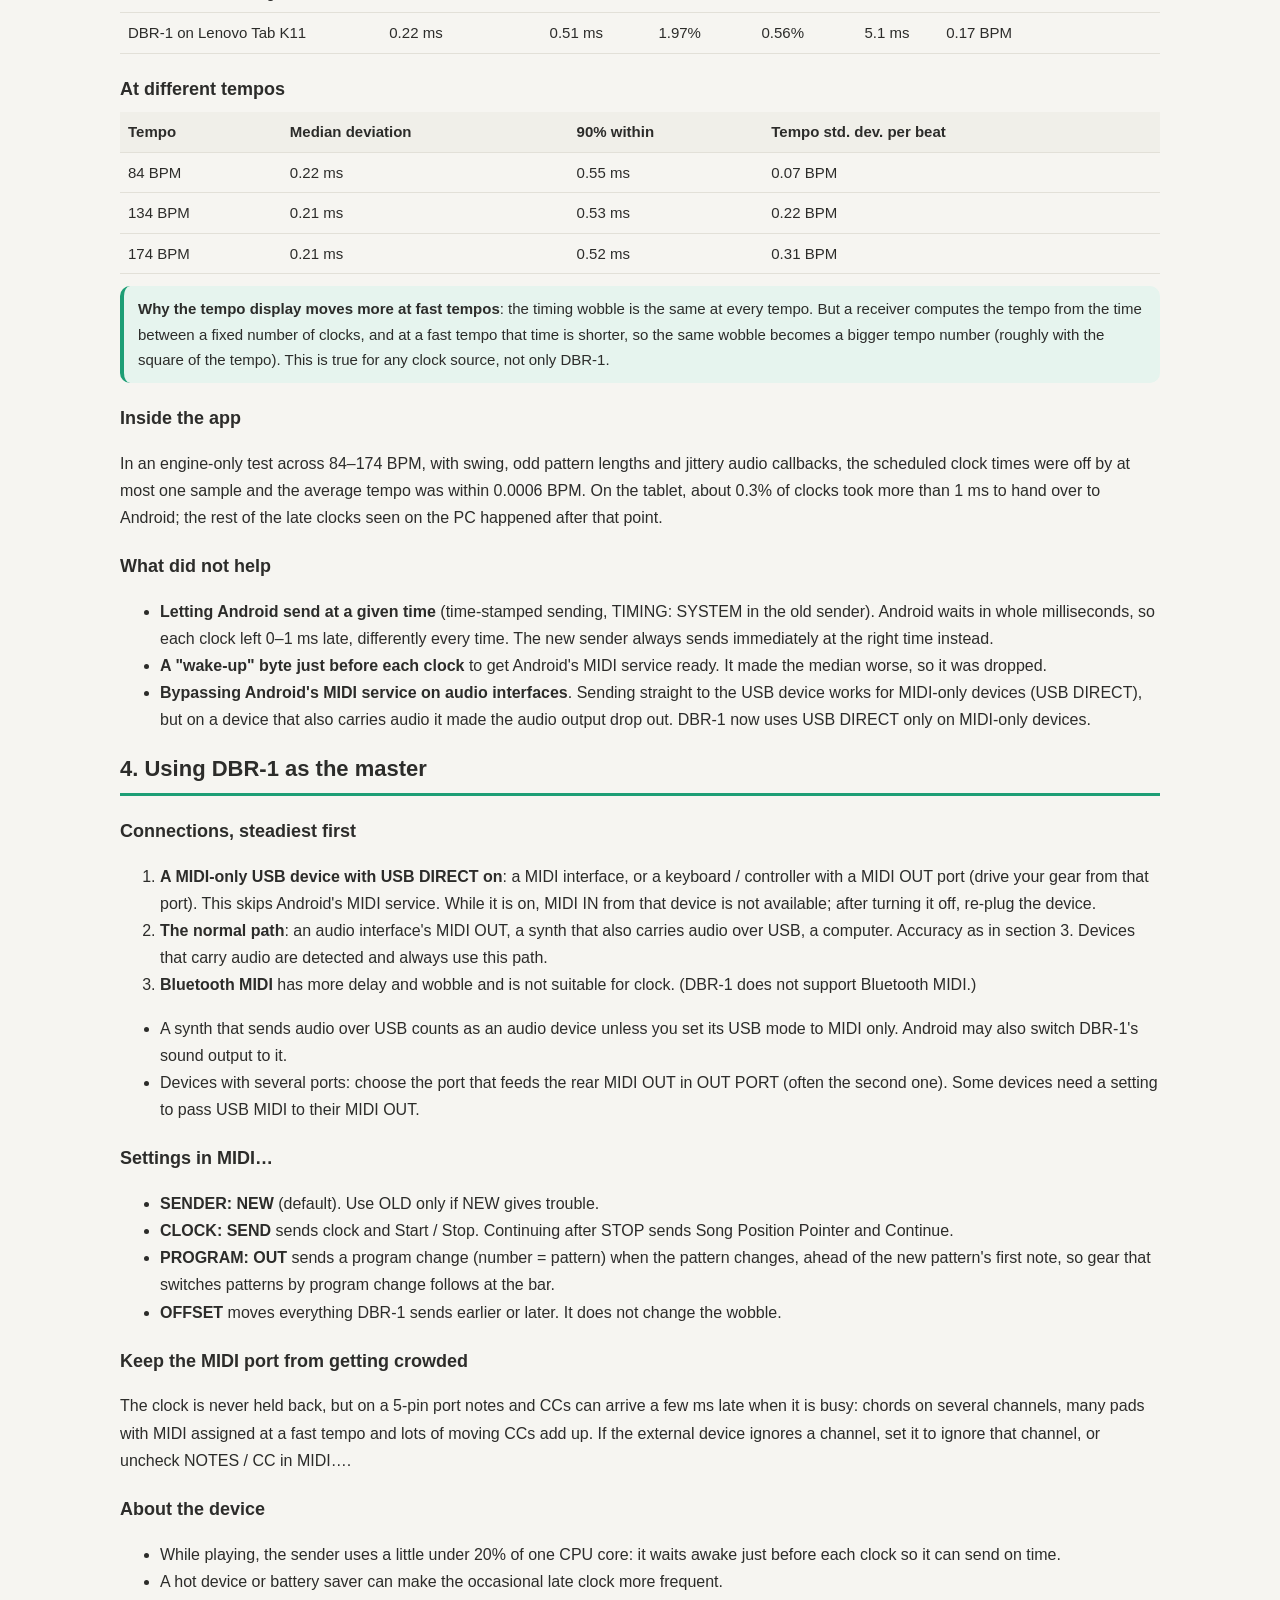
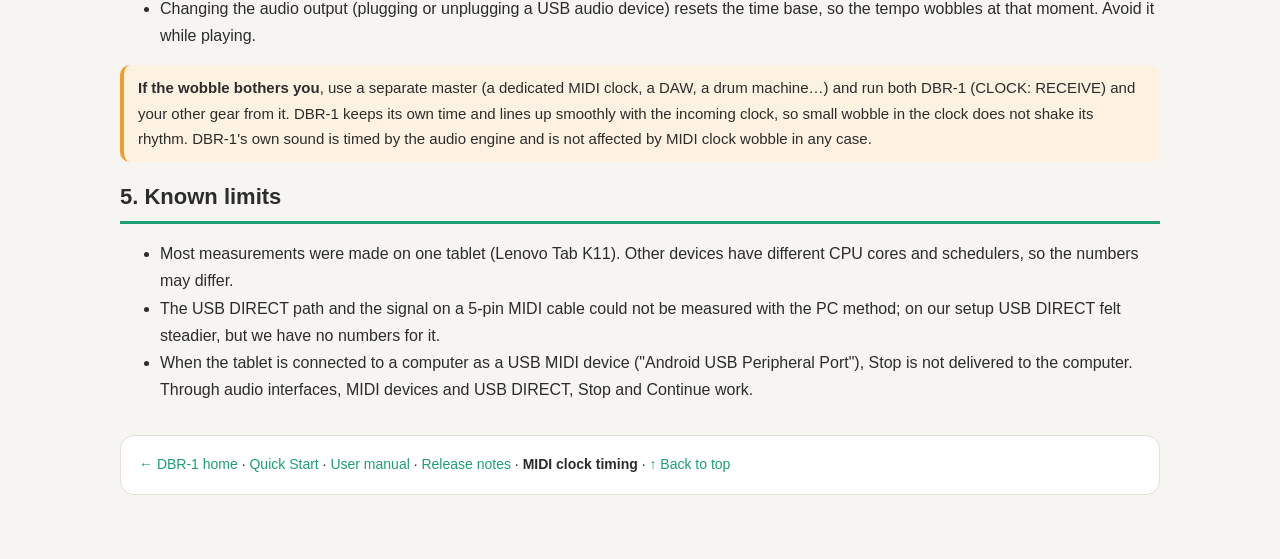
<file: dbr1/manual/midi-clock_en.html>
<!doctype html>
<html lang="en">
<head>
<meta charset="utf-8">
<meta name="viewport" content="width=device-width, initial-scale=1">
<title>MIDI Clock Timing | DBR-1 Sampling Rhythm Machine for Android</title>
<meta name="description" content="How DBR-1 sends MIDI clock on Android, how we measured it against dedicated hardware, and how to get the steadiest sync when DBR-1 is the master.">
<link rel="canonical" href="https://sequence-yard.github.io/dbr1/manual/midi-clock_en.html">
<meta property="og:type" content="article">
<meta property="og:site_name" content="Sequence Yard">
<meta property="og:title" content="MIDI Clock Timing | DBR-1">
<meta property="og:description" content="How DBR-1 sends MIDI clock on Android, how we measured it against dedicated hardware, and how to get the steadiest sync.">
<meta property="og:url" content="https://sequence-yard.github.io/dbr1/manual/midi-clock_en.html">
<meta property="og:image" content="https://sequence-yard.github.io/dbr1/og.png">
<meta property="og:locale" content="en_US">
<meta name="twitter:card" content="summary_large_image">
<link rel="alternate" hreflang="ja" href="https://sequence-yard.github.io/dbr1/manual/midi-clock_ja.html">
<link rel="alternate" hreflang="en" href="https://sequence-yard.github.io/dbr1/manual/midi-clock_en.html">
<link rel="stylesheet" href="style.css">
</head>
<body>
<div class="wrap">

<p class="sitenav"><a href="../">← DBR-1 home</a></p>
<header class="cover">
  <span class="lang"><a href="midi-clock_ja.html">日本語</a></span>
  <h1>DBR-1</h1>
  <p>MIDI clock timing — how it works, what we measured, how to sync</p>
</header>

<p>This page is for people who use DBR-1 as the MIDI clock master (CLOCK: SEND) to drive other gear. It explains how DBR-1 sends clock on Android, what we measured, and which connections and settings give the steadiest sync. The settings themselves are described in the <a href="en.html">user manual</a> (MIDI chapter).</p>

<h2>1. In short</h2>
<ul>
  <li><b>DBR-1 schedules every clock exactly.</b> The time it gives each clock is off by at most one audio sample (about 0.02 ms), at any tempo.</li>
  <li><b>Normally the clock is as steady as dedicated hardware.</b> Measured on a computer, the typical deviation was the same as a dedicated hardware groovebox measured the same way (median about 0.2 ms).</li>
  <li><b>The difference is the occasional late clock.</b> On our test tablet about 1 clock in 50 arrived more than 1 ms late (the hardware: about 1 in 500). Most of this happens inside Android after DBR-1 hands the message over, so the app cannot remove it.</li>
  <li><b>To the ear the rhythm is practically unaffected.</b> The average tempo does not drift, and a wobble of around 1 ms is common for clock sent from a computer over USB or between two pieces of hardware.</li>
</ul>

<h2>2. How DBR-1 sends clock</h2>
<h3>Timing comes from the audio engine</h3>
<p>MIDI clock carries no tempo number: the receiving device works out the tempo from the time between clocks (24 per quarter note). So every clock has to leave on time.</p>
<ul>
  <li>DBR-1's sequencer runs inside the audio processing and counts in samples. The clock is counted there too and realigned every eighth note. Swing delays only the off-beat steps, so it never bends the clock.</li>
  <li>Each message gets a delivery time: when DBR-1's own sound will actually be heard. That way external gear and DBR-1 play together. (OFFSET in MIDI… shifts this by hand if needed.)</li>
  <li>The audio callbacks themselves arrive with a few milliseconds of jitter. DBR-1 does not pass that on: its time base advances by the number of samples played and is pulled toward the real clock only very gently.</li>
</ul>
<h3>A sender that the screen cannot pause</h3>
<ul>
  <li>Messages are sent by native threads outside the Java runtime, so screen work and garbage collection cannot pause them (SENDER: NEW, Android 10 or later).</li>
  <li><b>Three sender threads on different CPU cores race to send the same schedule</b>; whichever is running at the right moment sends. On Android an app cannot give its threads real-time priority, and an ordinary thread can be held up for several milliseconds when a higher-priority thread takes its core. Racing on separate cores made those stalls rare: average delay 0.01–0.03 ms on our test tablet.</li>
  <li>Messages are still written in order, so a note-off never overtakes the next note-on.</li>
</ul>
<h3>The clock gets priority on the wire</h3>
<ul>
  <li>A 5-pin MIDI port needs about 0.32 ms per byte, about 1 ms for a note or CC. A burst of note-offs just before a beat could hold the next clock back by several milliseconds.</li>
  <li>DBR-1 keeps track of when the wire will be free. If a note or CC cannot finish before the next clock, it is sent right after that clock instead. Clock, Start and Stop go first. Automation CCs are thinned to about one every 12 ms per parameter.</li>
</ul>

<h2>3. What we measured</h2>
<p>Method: the tablet (Lenovo Tab K11, Android 15) was connected to a Windows PC by USB in MIDI mode, and a small program on the PC logged the arrival time of every clock. We compared each clock with a perfectly straight tempo line. A dedicated hardware groovebox was measured the same way as a reference. USB carries MIDI in 1 ms frames, so differences finer than about 0.3 ms cannot be seen with this method.</p>

<h3>Against dedicated hardware (134 BPM)</h3>
<table>
<tr><th></th><th>Median deviation</th><th>90% within</th><th>Over 1 ms</th><th>Over 2 ms</th><th>Largest</th><th>Tempo std. dev. per beat</th></tr>
<tr><td>Dedicated hardware groovebox</td><td>0.19 ms</td><td>0.46 ms</td><td>0.19%</td><td>0%</td><td>1.2 ms</td><td>0.13 BPM</td></tr>
<tr><td>DBR-1 on Lenovo Tab K11</td><td>0.22 ms</td><td>0.51 ms</td><td>1.97%</td><td>0.56%</td><td>5.1 ms</td><td>0.17 BPM</td></tr>
</table>

<h3>At different tempos</h3>
<table>
<tr><th>Tempo</th><th>Median deviation</th><th>90% within</th><th>Tempo std. dev. per beat</th></tr>
<tr><td>84 BPM</td><td>0.22 ms</td><td>0.55 ms</td><td>0.07 BPM</td></tr>
<tr><td>134 BPM</td><td>0.21 ms</td><td>0.53 ms</td><td>0.22 BPM</td></tr>
<tr><td>174 BPM</td><td>0.21 ms</td><td>0.52 ms</td><td>0.31 BPM</td></tr>
</table>
<div class="tip"><b>Why the tempo display moves more at fast tempos</b>: the timing wobble is the same at every tempo. But a receiver computes the tempo from the time between a fixed number of clocks, and at a fast tempo that time is shorter, so the same wobble becomes a bigger tempo number (roughly with the square of the tempo). This is true for any clock source, not only DBR-1.</div>

<h3>Inside the app</h3>
<p>In an engine-only test across 84–174 BPM, with swing, odd pattern lengths and jittery audio callbacks, the scheduled clock times were off by at most one sample and the average tempo was within 0.0006 BPM. On the tablet, about 0.3% of clocks took more than 1 ms to hand over to Android; the rest of the late clocks seen on the PC happened after that point.</p>

<h3>What did not help</h3>
<ul>
  <li><b>Letting Android send at a given time</b> (time-stamped sending, TIMING: SYSTEM in the old sender). Android waits in whole milliseconds, so each clock left 0–1 ms late, differently every time. The new sender always sends immediately at the right time instead.</li>
  <li><b>A "wake-up" byte just before each clock</b> to get Android's MIDI service ready. It made the median worse, so it was dropped.</li>
  <li><b>Bypassing Android's MIDI service on audio interfaces</b>. Sending straight to the USB device works for MIDI-only devices (USB DIRECT), but on a device that also carries audio it made the audio output drop out. DBR-1 now uses USB DIRECT only on MIDI-only devices.</li>
</ul>

<h2>4. Using DBR-1 as the master</h2>
<h3>Connections, steadiest first</h3>
<ol>
  <li><b>A MIDI-only USB device with USB DIRECT on</b>: a MIDI interface, or a keyboard / controller with a MIDI OUT port (drive your gear from that port). This skips Android's MIDI service. While it is on, MIDI IN from that device is not available; after turning it off, re-plug the device.</li>
  <li><b>The normal path</b>: an audio interface's MIDI OUT, a synth that also carries audio over USB, a computer. Accuracy as in section 3. Devices that carry audio are detected and always use this path.</li>
  <li><b>Bluetooth MIDI</b> has more delay and wobble and is not suitable for clock. (DBR-1 does not support Bluetooth MIDI.)</li>
</ol>
<ul>
  <li>A synth that sends audio over USB counts as an audio device unless you set its USB mode to MIDI only. Android may also switch DBR-1's sound output to it.</li>
  <li>Devices with several ports: choose the port that feeds the rear MIDI OUT in OUT PORT (often the second one). Some devices need a setting to pass USB MIDI to their MIDI OUT.</li>
</ul>

<h3>Settings in MIDI…</h3>
<ul>
  <li><b>SENDER: NEW</b> (default). Use OLD only if NEW gives trouble.</li>
  <li><b>CLOCK: SEND</b> sends clock and Start / Stop. Continuing after STOP sends Song Position Pointer and Continue.</li>
  <li><b>PROGRAM: OUT</b> sends a program change (number = pattern) when the pattern changes, ahead of the new pattern's first note, so gear that switches patterns by program change follows at the bar.</li>
  <li><b>OFFSET</b> moves everything DBR-1 sends earlier or later. It does not change the wobble.</li>
</ul>

<h3>Keep the MIDI port from getting crowded</h3>
<p>The clock is never held back, but on a 5-pin port notes and CCs can arrive a few ms late when it is busy: chords on several channels, many pads with MIDI assigned at a fast tempo and lots of moving CCs add up. If the external device ignores a channel, set it to ignore that channel, or uncheck NOTES / CC in MIDI….</p>

<h3>About the device</h3>
<ul>
  <li>While playing, the sender uses a little under 20% of one CPU core: it waits awake just before each clock so it can send on time.</li>
  <li>A hot device or battery saver can make the occasional late clock more frequent.</li>
  <li>Changing the audio output (plugging or unplugging a USB audio device) resets the time base, so the tempo wobbles at that moment. Avoid it while playing.</li>
</ul>

<div class="note"><b>If the wobble bothers you</b>, use a separate master (a dedicated MIDI clock, a DAW, a drum machine…) and run both DBR-1 (CLOCK: RECEIVE) and your other gear from it. DBR-1 keeps its own time and lines up smoothly with the incoming clock, so small wobble in the clock does not shake its rhythm. DBR-1's own sound is timed by the audio engine and is not affected by MIDI clock wobble in any case.</div>

<h2>5. Known limits</h2>
<ul>
  <li>Most measurements were made on one tablet (Lenovo Tab K11). Other devices have different CPU cores and schedulers, so the numbers may differ.</li>
  <li>The USB DIRECT path and the signal on a 5-pin MIDI cable could not be measured with the PC method; on our setup USB DIRECT felt steadier, but we have no numbers for it.</li>
  <li>When the tablet is connected to a computer as a USB MIDI device ("Android USB Peripheral Port"), Stop is not delivered to the computer. Through audio interfaces, MIDI devices and USB DIRECT, Stop and Continue work.</li>
</ul>


<nav class="pagenav"><a href="../">← DBR-1 home</a> · <a href="quick_en.html">Quick Start</a> · <a href="en.html">User manual</a> · <a href="release-notes_en.html">Release notes</a> · <a class="cur" href="midi-clock_en.html">MIDI clock timing</a> · <a href="#">↑ Back to top</a></nav>

</div>
<a class="totop" href="#" title="Back to top" aria-label="Back to top">↑</a>
</body>
</html>
</file>
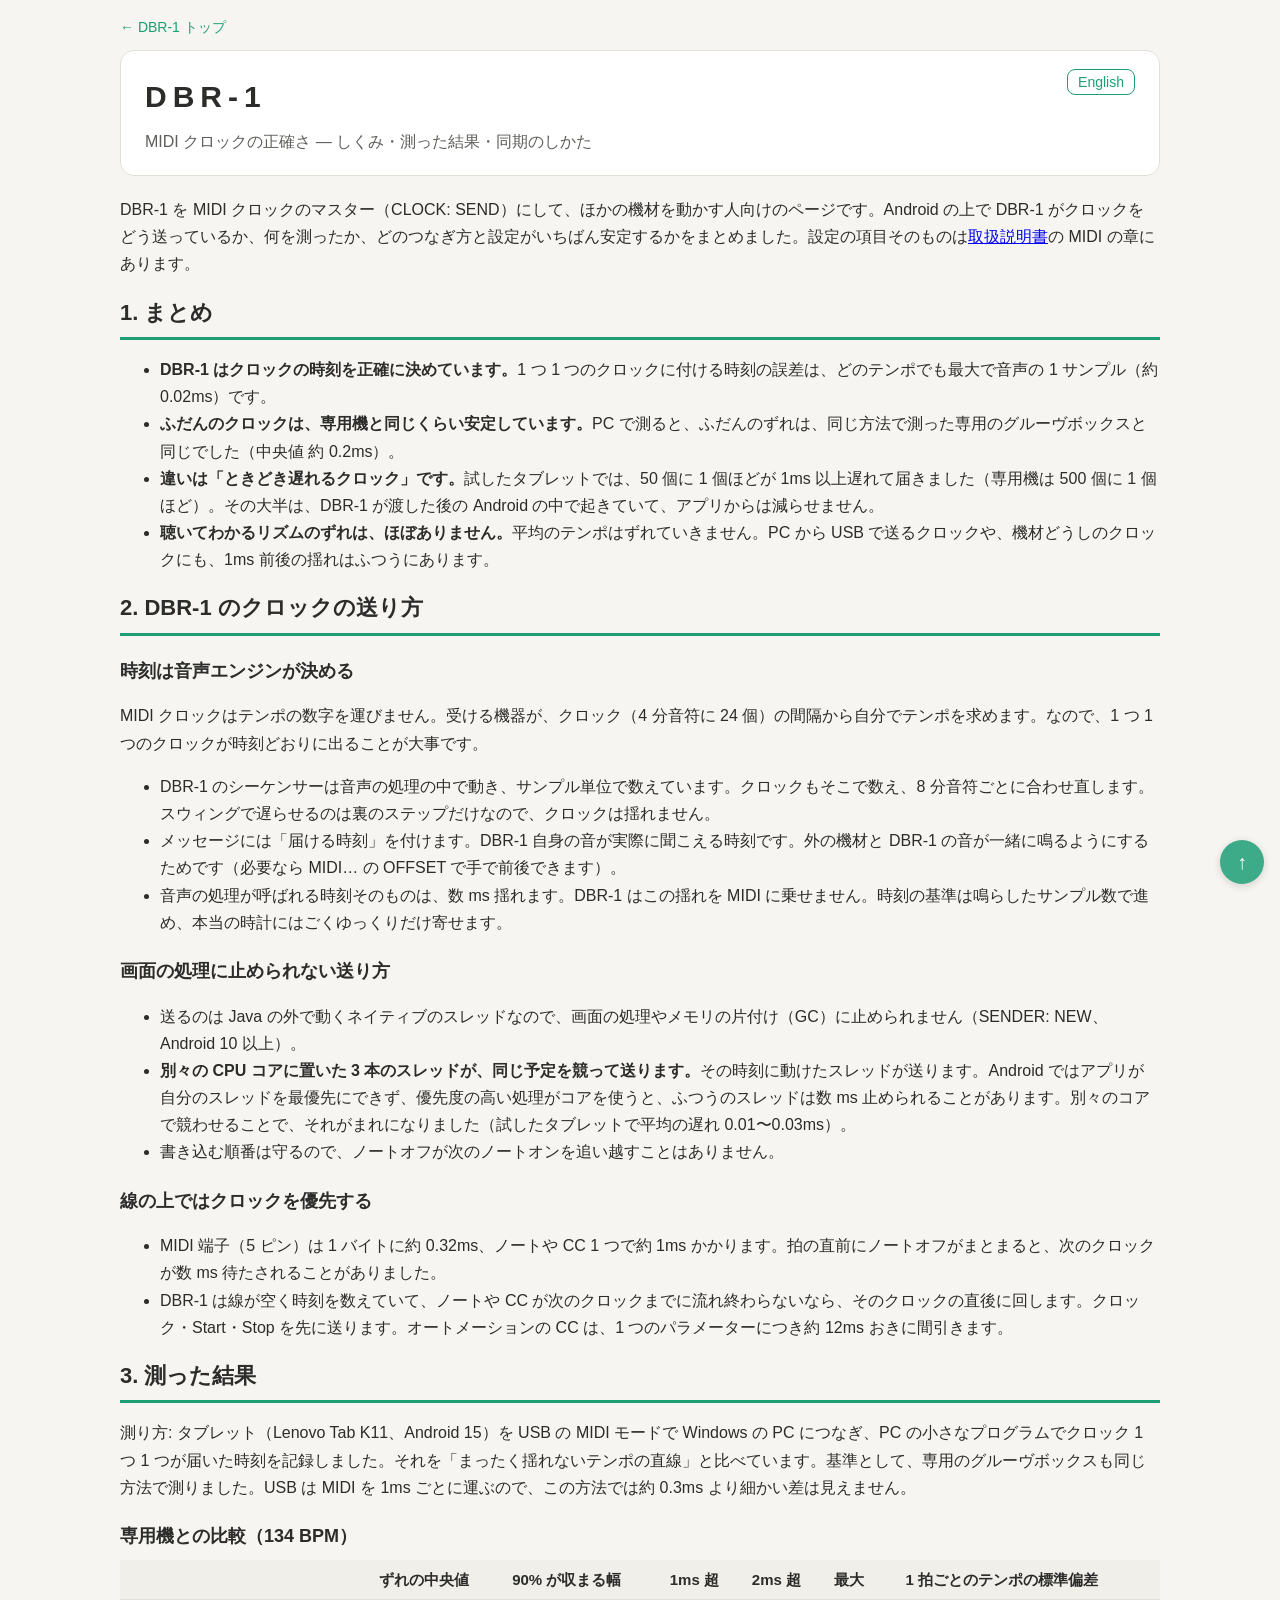
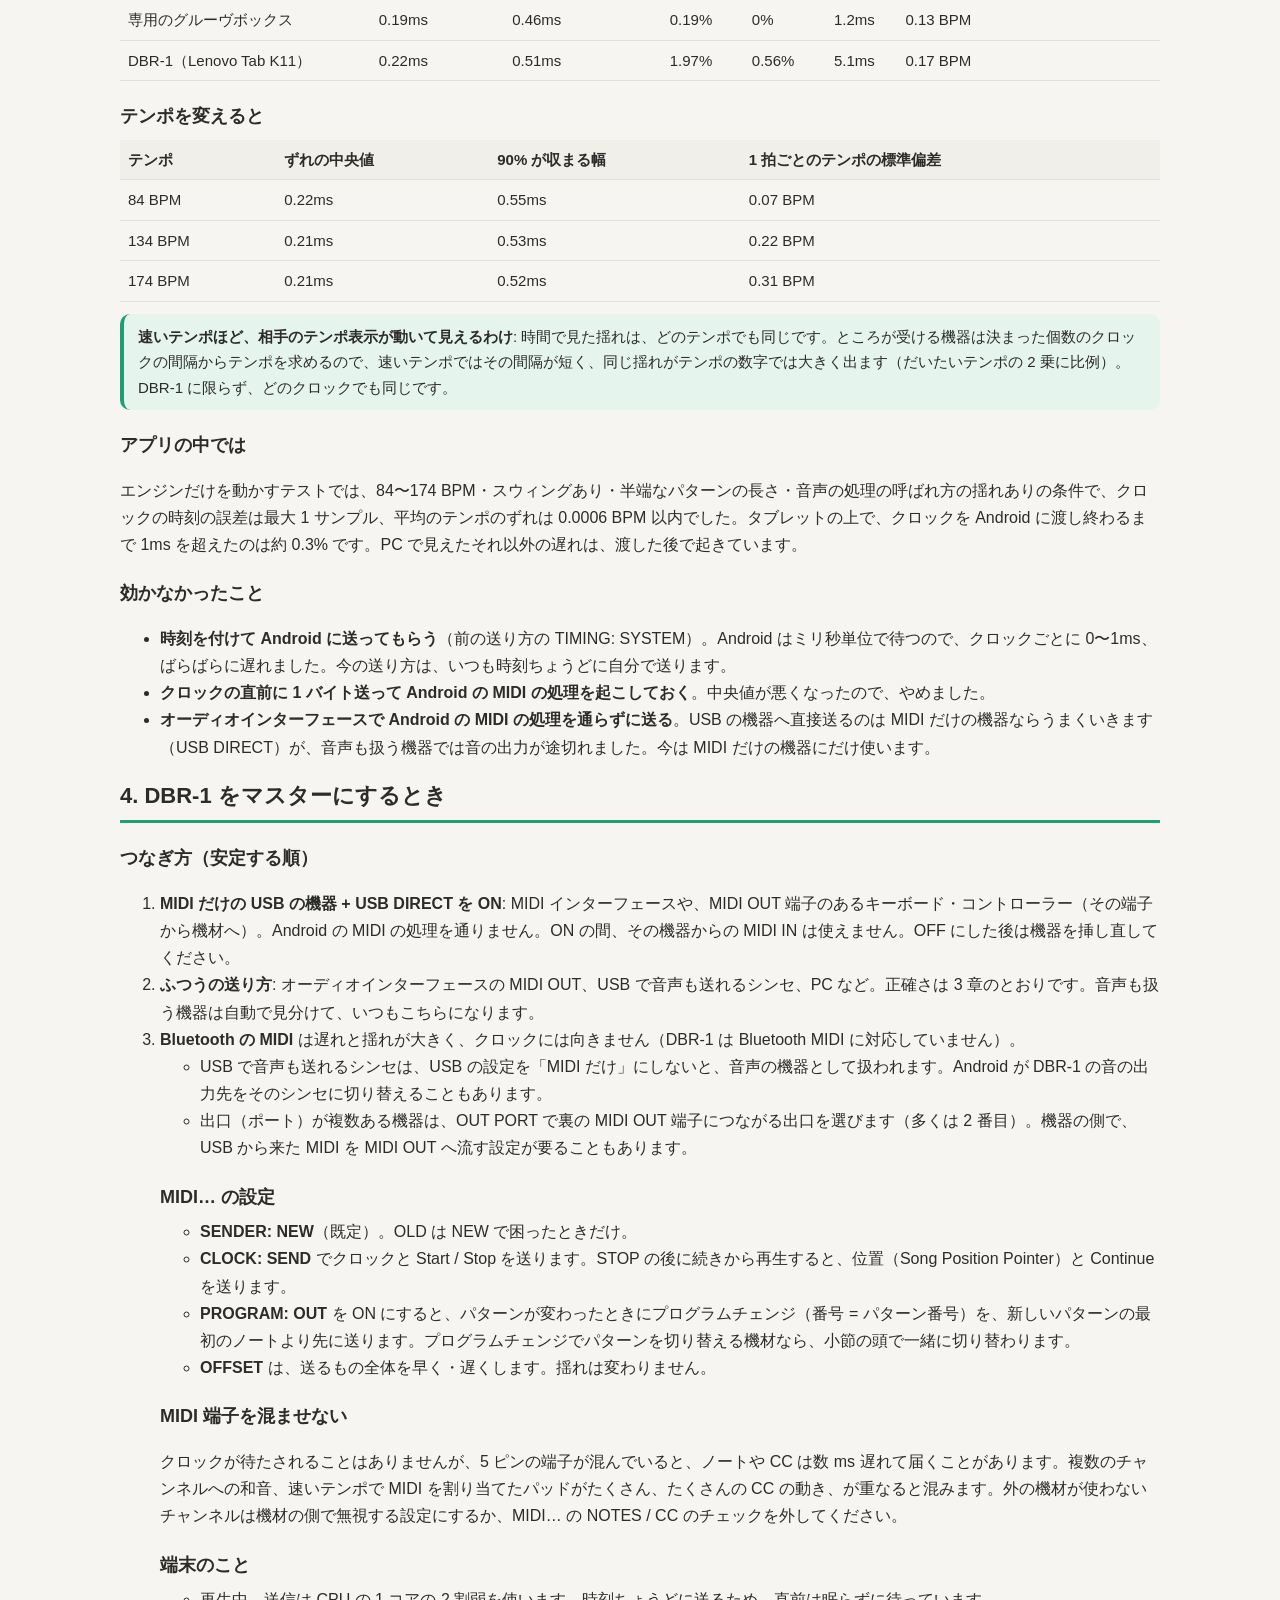
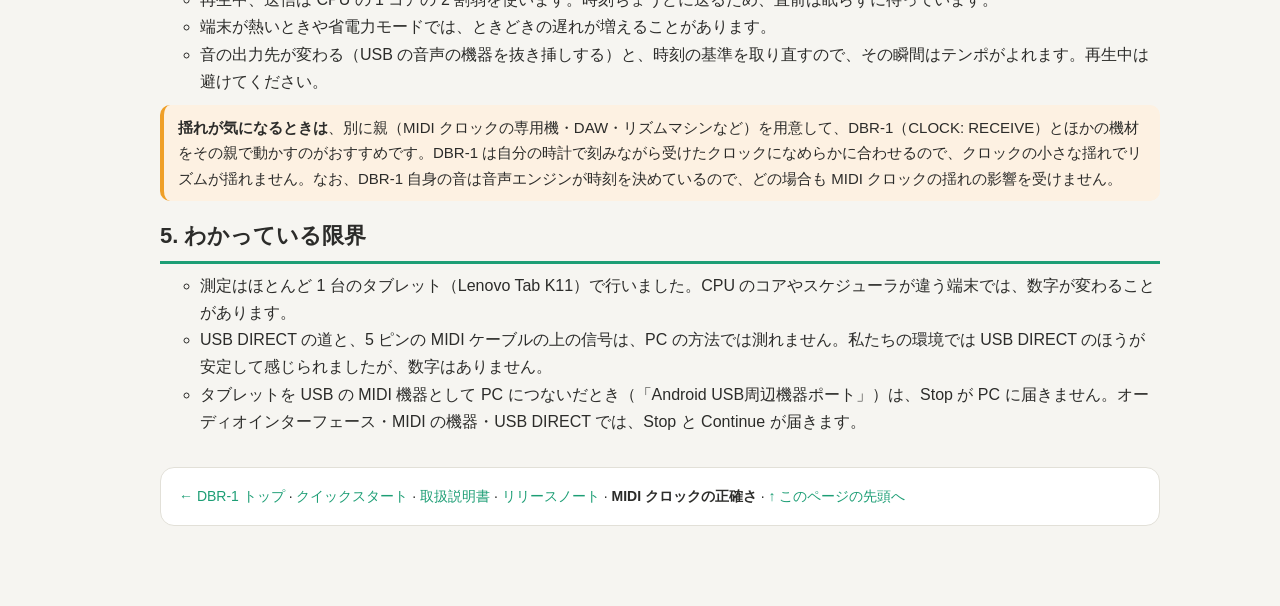
<file: dbr1/manual/midi-clock_ja.html>
<!doctype html>
<html lang="ja">
<head>
<meta charset="utf-8">
<meta name="viewport" content="width=device-width, initial-scale=1">
<title>MIDI クロックの正確さ | DBR-1 Android 用サンプリング・リズムマシン</title>
<meta name="description" content="DBR-1 が Android で MIDI クロックをどう送っているか、専用機と同じ方法で測った結果、マスターとして使うときにいちばん安定するつなぎ方と設定。">
<link rel="canonical" href="https://sequence-yard.github.io/dbr1/manual/midi-clock_ja.html">
<meta property="og:type" content="article">
<meta property="og:site_name" content="Sequence Yard">
<meta property="og:title" content="MIDI クロックの正確さ | DBR-1">
<meta property="og:description" content="DBR-1 が Android で MIDI クロックをどう送っているか、専用機と同じ方法で測った結果、いちばん安定する同期のしかた。">
<meta property="og:url" content="https://sequence-yard.github.io/dbr1/manual/midi-clock_ja.html">
<meta property="og:image" content="https://sequence-yard.github.io/dbr1/og.png">
<meta property="og:locale" content="ja_JP">
<meta name="twitter:card" content="summary_large_image">
<link rel="alternate" hreflang="ja" href="https://sequence-yard.github.io/dbr1/manual/midi-clock_ja.html">
<link rel="alternate" hreflang="en" href="https://sequence-yard.github.io/dbr1/manual/midi-clock_en.html">
<link rel="stylesheet" href="style.css">
</head>
<body>
<div class="wrap">

<p class="sitenav"><a href="../">← DBR-1 トップ</a></p>
<header class="cover">
  <span class="lang"><a href="midi-clock_en.html">English</a></span>
  <h1>DBR-1</h1>
  <p>MIDI クロックの正確さ — しくみ・測った結果・同期のしかた</p>
</header>

<p>DBR-1 を MIDI クロックのマスター（CLOCK: SEND）にして、ほかの機材を動かす人向けのページです。Android の上で DBR-1 がクロックをどう送っているか、何を測ったか、どのつなぎ方と設定がいちばん安定するかをまとめました。設定の項目そのものは<a href="ja.html">取扱説明書</a>の MIDI の章にあります。</p>

<h2>1. まとめ</h2>
<ul>
  <li><b>DBR-1 はクロックの時刻を正確に決めています。</b>1 つ 1 つのクロックに付ける時刻の誤差は、どのテンポでも最大で音声の 1 サンプル（約 0.02ms）です。</li>
  <li><b>ふだんのクロックは、専用機と同じくらい安定しています。</b>PC で測ると、ふだんのずれは、同じ方法で測った専用のグルーヴボックスと同じでした（中央値 約 0.2ms）。</li>
  <li><b>違いは「ときどき遅れるクロック」です。</b>試したタブレットでは、50 個に 1 個ほどが 1ms 以上遅れて届きました（専用機は 500 個に 1 個ほど）。その大半は、DBR-1 が渡した後の Android の中で起きていて、アプリからは減らせません。</li>
  <li><b>聴いてわかるリズムのずれは、ほぼありません。</b>平均のテンポはずれていきません。PC から USB で送るクロックや、機材どうしのクロックにも、1ms 前後の揺れはふつうにあります。</li>
</ul>

<h2>2. DBR-1 のクロックの送り方</h2>
<h3>時刻は音声エンジンが決める</h3>
<p>MIDI クロックはテンポの数字を運びません。受ける機器が、クロック（4 分音符に 24 個）の間隔から自分でテンポを求めます。なので、1 つ 1 つのクロックが時刻どおりに出ることが大事です。</p>
<ul>
  <li>DBR-1 のシーケンサーは音声の処理の中で動き、サンプル単位で数えています。クロックもそこで数え、8 分音符ごとに合わせ直します。スウィングで遅らせるのは裏のステップだけなので、クロックは揺れません。</li>
  <li>メッセージには「届ける時刻」を付けます。DBR-1 自身の音が実際に聞こえる時刻です。外の機材と DBR-1 の音が一緒に鳴るようにするためです（必要なら MIDI… の OFFSET で手で前後できます）。</li>
  <li>音声の処理が呼ばれる時刻そのものは、数 ms 揺れます。DBR-1 はこの揺れを MIDI に乗せません。時刻の基準は鳴らしたサンプル数で進め、本当の時計にはごくゆっくりだけ寄せます。</li>
</ul>
<h3>画面の処理に止められない送り方</h3>
<ul>
  <li>送るのは Java の外で動くネイティブのスレッドなので、画面の処理やメモリの片付け（GC）に止められません（SENDER: NEW、Android 10 以上）。</li>
  <li><b>別々の CPU コアに置いた 3 本のスレッドが、同じ予定を競って送ります。</b>その時刻に動けたスレッドが送ります。Android ではアプリが自分のスレッドを最優先にできず、優先度の高い処理がコアを使うと、ふつうのスレッドは数 ms 止められることがあります。別々のコアで競わせることで、それがまれになりました（試したタブレットで平均の遅れ 0.01〜0.03ms）。</li>
  <li>書き込む順番は守るので、ノートオフが次のノートオンを追い越すことはありません。</li>
</ul>
<h3>線の上ではクロックを優先する</h3>
<ul>
  <li>MIDI 端子（5 ピン）は 1 バイトに約 0.32ms、ノートや CC 1 つで約 1ms かかります。拍の直前にノートオフがまとまると、次のクロックが数 ms 待たされることがありました。</li>
  <li>DBR-1 は線が空く時刻を数えていて、ノートや CC が次のクロックまでに流れ終わらないなら、そのクロックの直後に回します。クロック・Start・Stop を先に送ります。オートメーションの CC は、1 つのパラメーターにつき約 12ms おきに間引きます。</li>
</ul>

<h2>3. 測った結果</h2>
<p>測り方: タブレット（Lenovo Tab K11、Android 15）を USB の MIDI モードで Windows の PC につなぎ、PC の小さなプログラムでクロック 1 つ 1 つが届いた時刻を記録しました。それを「まったく揺れないテンポの直線」と比べています。基準として、専用のグルーヴボックスも同じ方法で測りました。USB は MIDI を 1ms ごとに運ぶので、この方法では約 0.3ms より細かい差は見えません。</p>

<h3>専用機との比較（134 BPM）</h3>
<table>
<tr><th></th><th>ずれの中央値</th><th>90% が収まる幅</th><th>1ms 超</th><th>2ms 超</th><th>最大</th><th>1 拍ごとのテンポの標準偏差</th></tr>
<tr><td>専用のグルーヴボックス</td><td>0.19ms</td><td>0.46ms</td><td>0.19%</td><td>0%</td><td>1.2ms</td><td>0.13 BPM</td></tr>
<tr><td>DBR-1（Lenovo Tab K11）</td><td>0.22ms</td><td>0.51ms</td><td>1.97%</td><td>0.56%</td><td>5.1ms</td><td>0.17 BPM</td></tr>
</table>

<h3>テンポを変えると</h3>
<table>
<tr><th>テンポ</th><th>ずれの中央値</th><th>90% が収まる幅</th><th>1 拍ごとのテンポの標準偏差</th></tr>
<tr><td>84 BPM</td><td>0.22ms</td><td>0.55ms</td><td>0.07 BPM</td></tr>
<tr><td>134 BPM</td><td>0.21ms</td><td>0.53ms</td><td>0.22 BPM</td></tr>
<tr><td>174 BPM</td><td>0.21ms</td><td>0.52ms</td><td>0.31 BPM</td></tr>
</table>
<div class="tip"><b>速いテンポほど、相手のテンポ表示が動いて見えるわけ</b>: 時間で見た揺れは、どのテンポでも同じです。ところが受ける機器は決まった個数のクロックの間隔からテンポを求めるので、速いテンポではその間隔が短く、同じ揺れがテンポの数字では大きく出ます（だいたいテンポの 2 乗に比例）。DBR-1 に限らず、どのクロックでも同じです。</div>

<h3>アプリの中では</h3>
<p>エンジンだけを動かすテストでは、84〜174 BPM・スウィングあり・半端なパターンの長さ・音声の処理の呼ばれ方の揺れありの条件で、クロックの時刻の誤差は最大 1 サンプル、平均のテンポのずれは 0.0006 BPM 以内でした。タブレットの上で、クロックを Android に渡し終わるまで 1ms を超えたのは約 0.3% です。PC で見えたそれ以外の遅れは、渡した後で起きています。</p>

<h3>効かなかったこと</h3>
<ul>
  <li><b>時刻を付けて Android に送ってもらう</b>（前の送り方の TIMING: SYSTEM）。Android はミリ秒単位で待つので、クロックごとに 0〜1ms、ばらばらに遅れました。今の送り方は、いつも時刻ちょうどに自分で送ります。</li>
  <li><b>クロックの直前に 1 バイト送って Android の MIDI の処理を起こしておく</b>。中央値が悪くなったので、やめました。</li>
  <li><b>オーディオインターフェースで Android の MIDI の処理を通らずに送る</b>。USB の機器へ直接送るのは MIDI だけの機器ならうまくいきます（USB DIRECT）が、音声も扱う機器では音の出力が途切れました。今は MIDI だけの機器にだけ使います。</li>
</ul>

<h2>4. DBR-1 をマスターにするとき</h2>
<h3>つなぎ方（安定する順）</h3>
<ol>
  <li><b>MIDI だけの USB の機器 + USB DIRECT を ON</b>: MIDI インターフェースや、MIDI OUT 端子のあるキーボード・コントローラー（その端子から機材へ）。Android の MIDI の処理を通りません。ON の間、その機器からの MIDI IN は使えません。OFF にした後は機器を挿し直してください。</li>
  <li><b>ふつうの送り方</b>: オーディオインターフェースの MIDI OUT、USB で音声も送れるシンセ、PC など。正確さは 3 章のとおりです。音声も扱う機器は自動で見分けて、いつもこちらになります。</li>
  <li><b>Bluetooth の MIDI</b> は遅れと揺れが大きく、クロックには向きません（DBR-1 は Bluetooth MIDI に対応していません）。</li>
</ul>
<ul>
  <li>USB で音声も送れるシンセは、USB の設定を「MIDI だけ」にしないと、音声の機器として扱われます。Android が DBR-1 の音の出力先をそのシンセに切り替えることもあります。</li>
  <li>出口（ポート）が複数ある機器は、OUT PORT で裏の MIDI OUT 端子につながる出口を選びます（多くは 2 番目）。機器の側で、USB から来た MIDI を MIDI OUT へ流す設定が要ることもあります。</li>
</ul>

<h3>MIDI… の設定</h3>
<ul>
  <li><b>SENDER: NEW</b>（既定）。OLD は NEW で困ったときだけ。</li>
  <li><b>CLOCK: SEND</b> でクロックと Start / Stop を送ります。STOP の後に続きから再生すると、位置（Song Position Pointer）と Continue を送ります。</li>
  <li><b>PROGRAM: OUT</b> を ON にすると、パターンが変わったときにプログラムチェンジ（番号 = パターン番号）を、新しいパターンの最初のノートより先に送ります。プログラムチェンジでパターンを切り替える機材なら、小節の頭で一緒に切り替わります。</li>
  <li><b>OFFSET</b> は、送るもの全体を早く・遅くします。揺れは変わりません。</li>
</ul>

<h3>MIDI 端子を混ませない</h3>
<p>クロックが待たされることはありませんが、5 ピンの端子が混んでいると、ノートや CC は数 ms 遅れて届くことがあります。複数のチャンネルへの和音、速いテンポで MIDI を割り当てたパッドがたくさん、たくさんの CC の動き、が重なると混みます。外の機材が使わないチャンネルは機材の側で無視する設定にするか、MIDI… の NOTES / CC のチェックを外してください。</p>

<h3>端末のこと</h3>
<ul>
  <li>再生中、送信は CPU の 1 コアの 2 割弱を使います。時刻ちょうどに送るため、直前は眠らずに待っています。</li>
  <li>端末が熱いときや省電力モードでは、ときどきの遅れが増えることがあります。</li>
  <li>音の出力先が変わる（USB の音声の機器を抜き挿しする）と、時刻の基準を取り直すので、その瞬間はテンポがよれます。再生中は避けてください。</li>
</ul>

<div class="note"><b>揺れが気になるときは</b>、別に親（MIDI クロックの専用機・DAW・リズムマシンなど）を用意して、DBR-1（CLOCK: RECEIVE）とほかの機材をその親で動かすのがおすすめです。DBR-1 は自分の時計で刻みながら受けたクロックになめらかに合わせるので、クロックの小さな揺れでリズムが揺れません。なお、DBR-1 自身の音は音声エンジンが時刻を決めているので、どの場合も MIDI クロックの揺れの影響を受けません。</div>

<h2>5. わかっている限界</h2>
<ul>
  <li>測定はほとんど 1 台のタブレット（Lenovo Tab K11）で行いました。CPU のコアやスケジューラが違う端末では、数字が変わることがあります。</li>
  <li>USB DIRECT の道と、5 ピンの MIDI ケーブルの上の信号は、PC の方法では測れません。私たちの環境では USB DIRECT のほうが安定して感じられましたが、数字はありません。</li>
  <li>タブレットを USB の MIDI 機器として PC につないだとき（「Android USB周辺機器ポート」）は、Stop が PC に届きません。オーディオインターフェース・MIDI の機器・USB DIRECT では、Stop と Continue が届きます。</li>
</ul>


<nav class="pagenav"><a href="../">← DBR-1 トップ</a> · <a href="quick_ja.html">クイックスタート</a> · <a href="ja.html">取扱説明書</a> · <a href="release-notes_ja.html">リリースノート</a> · <a class="cur" href="midi-clock_ja.html">MIDI クロックの正確さ</a> · <a href="#">↑ このページの先頭へ</a></nav>

</div>
<a class="totop" href="#" title="ページの先頭へ" aria-label="ページの先頭へ">↑</a>
</body>
</html>
</file>
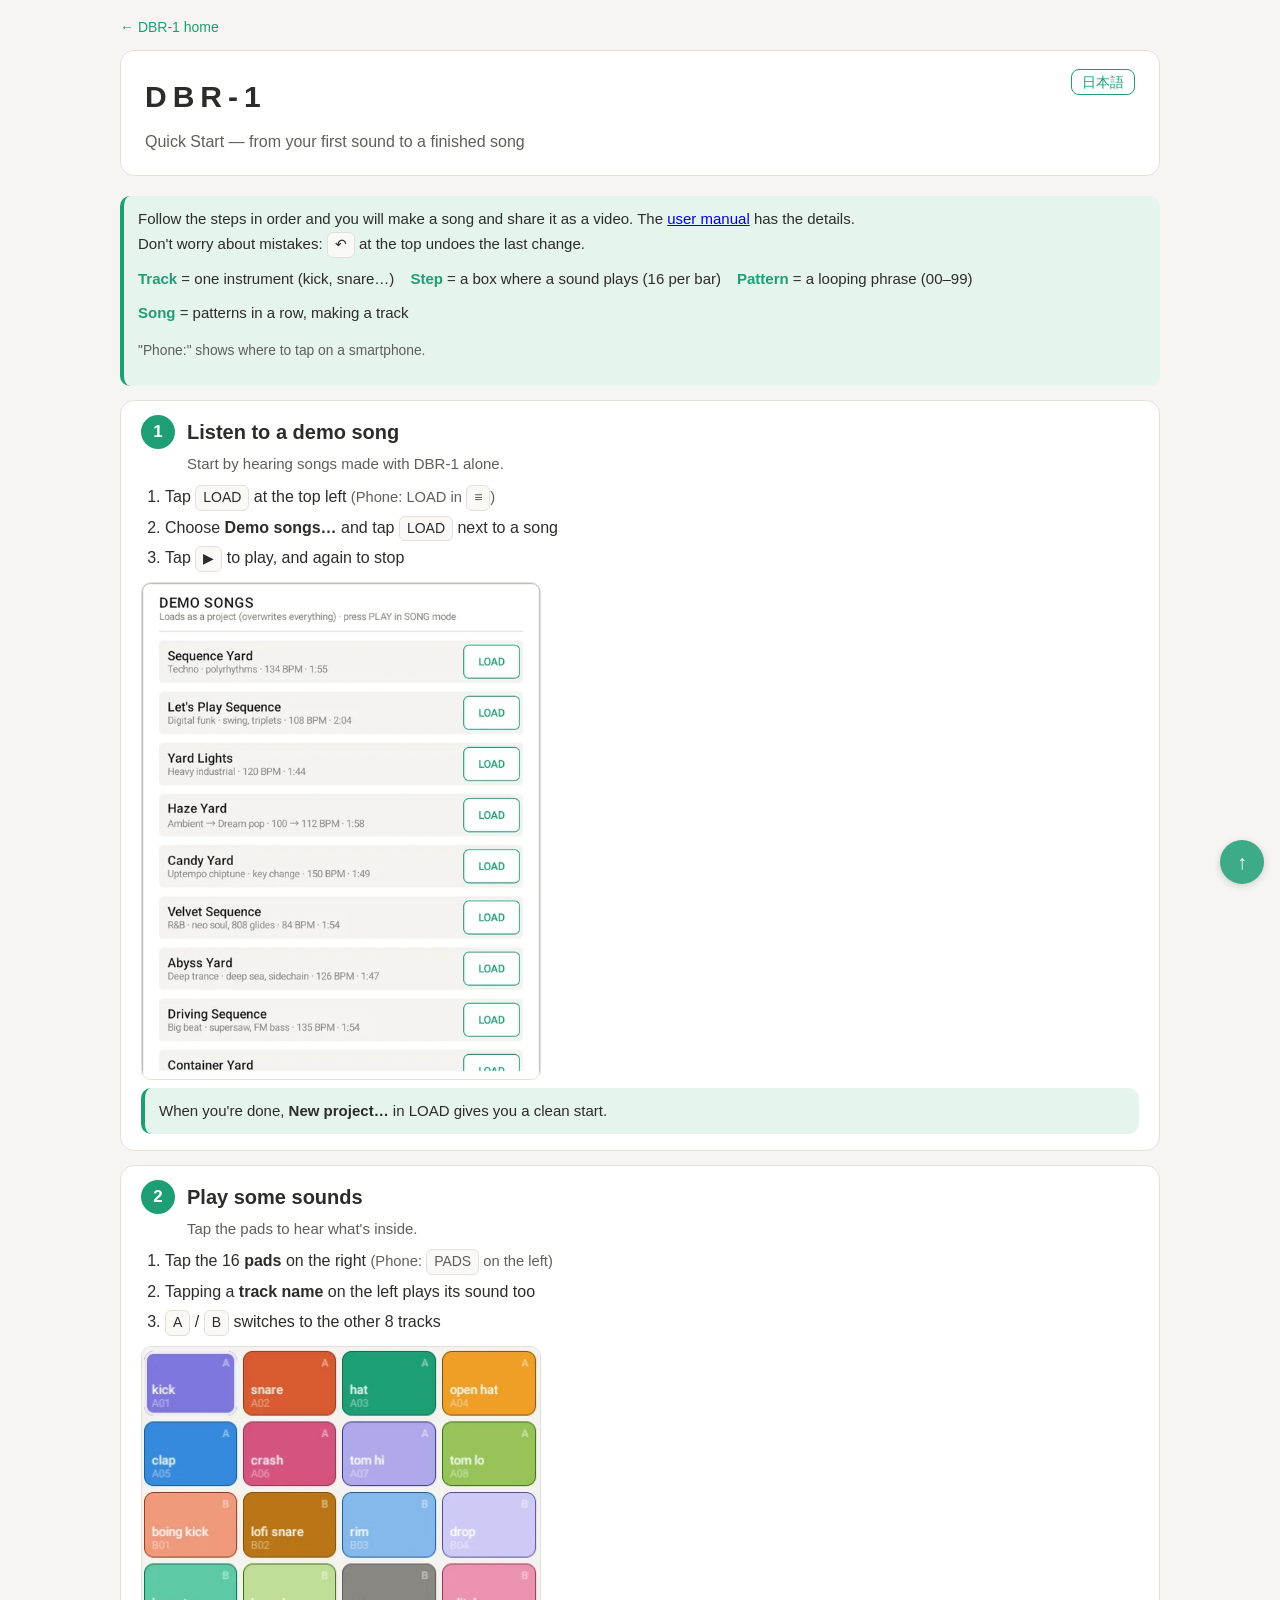
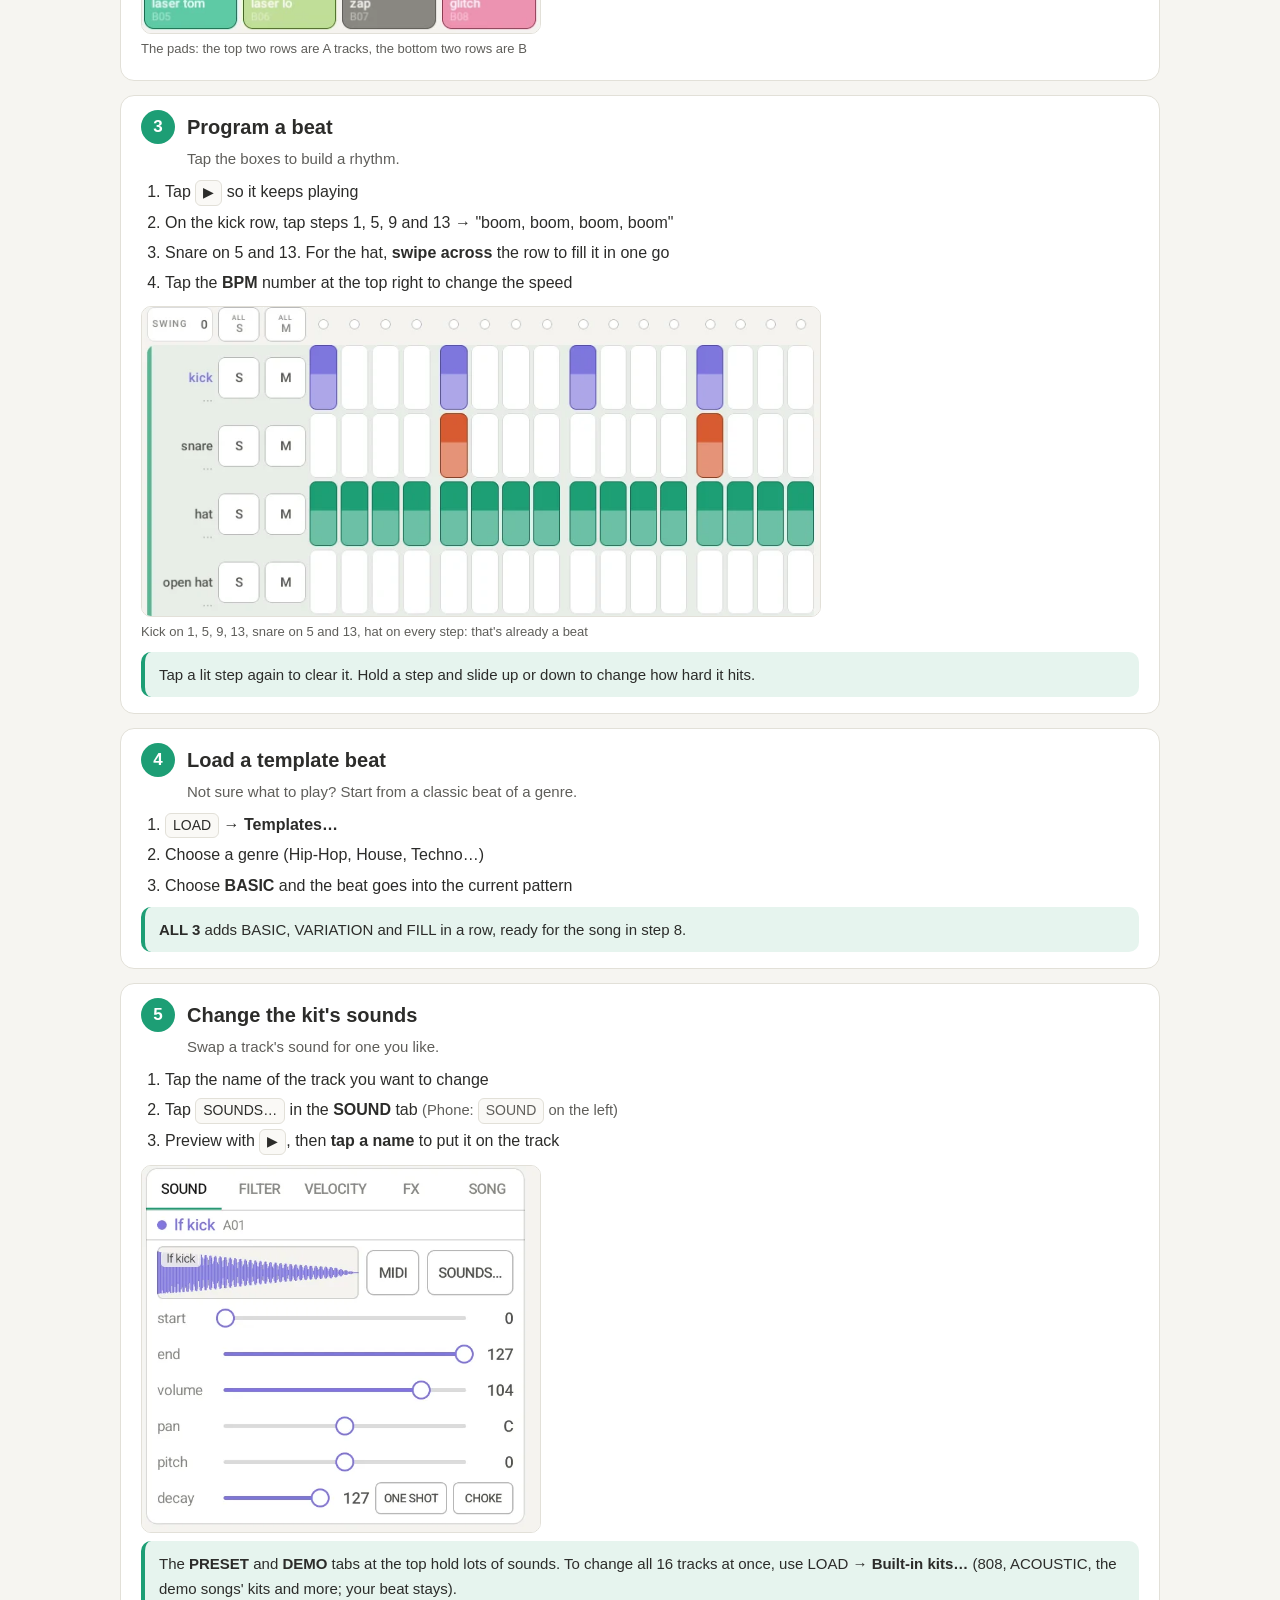
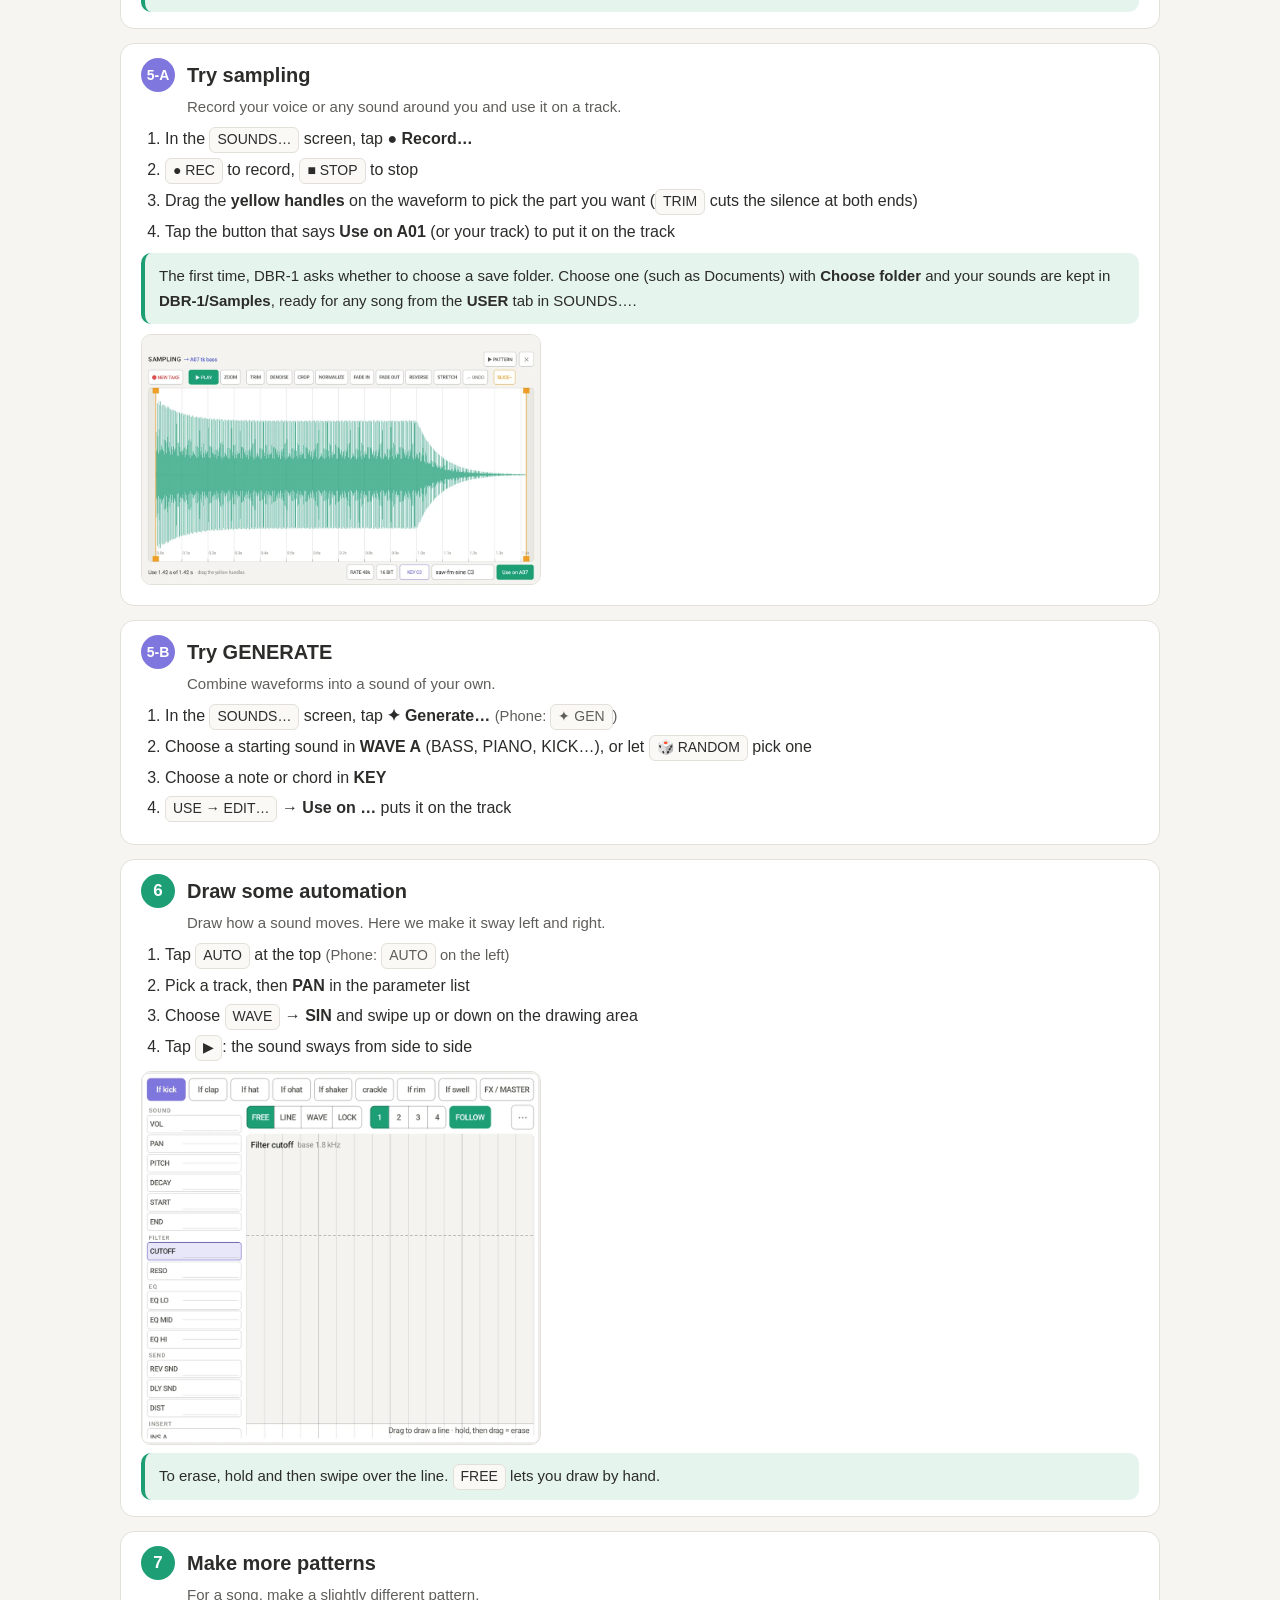
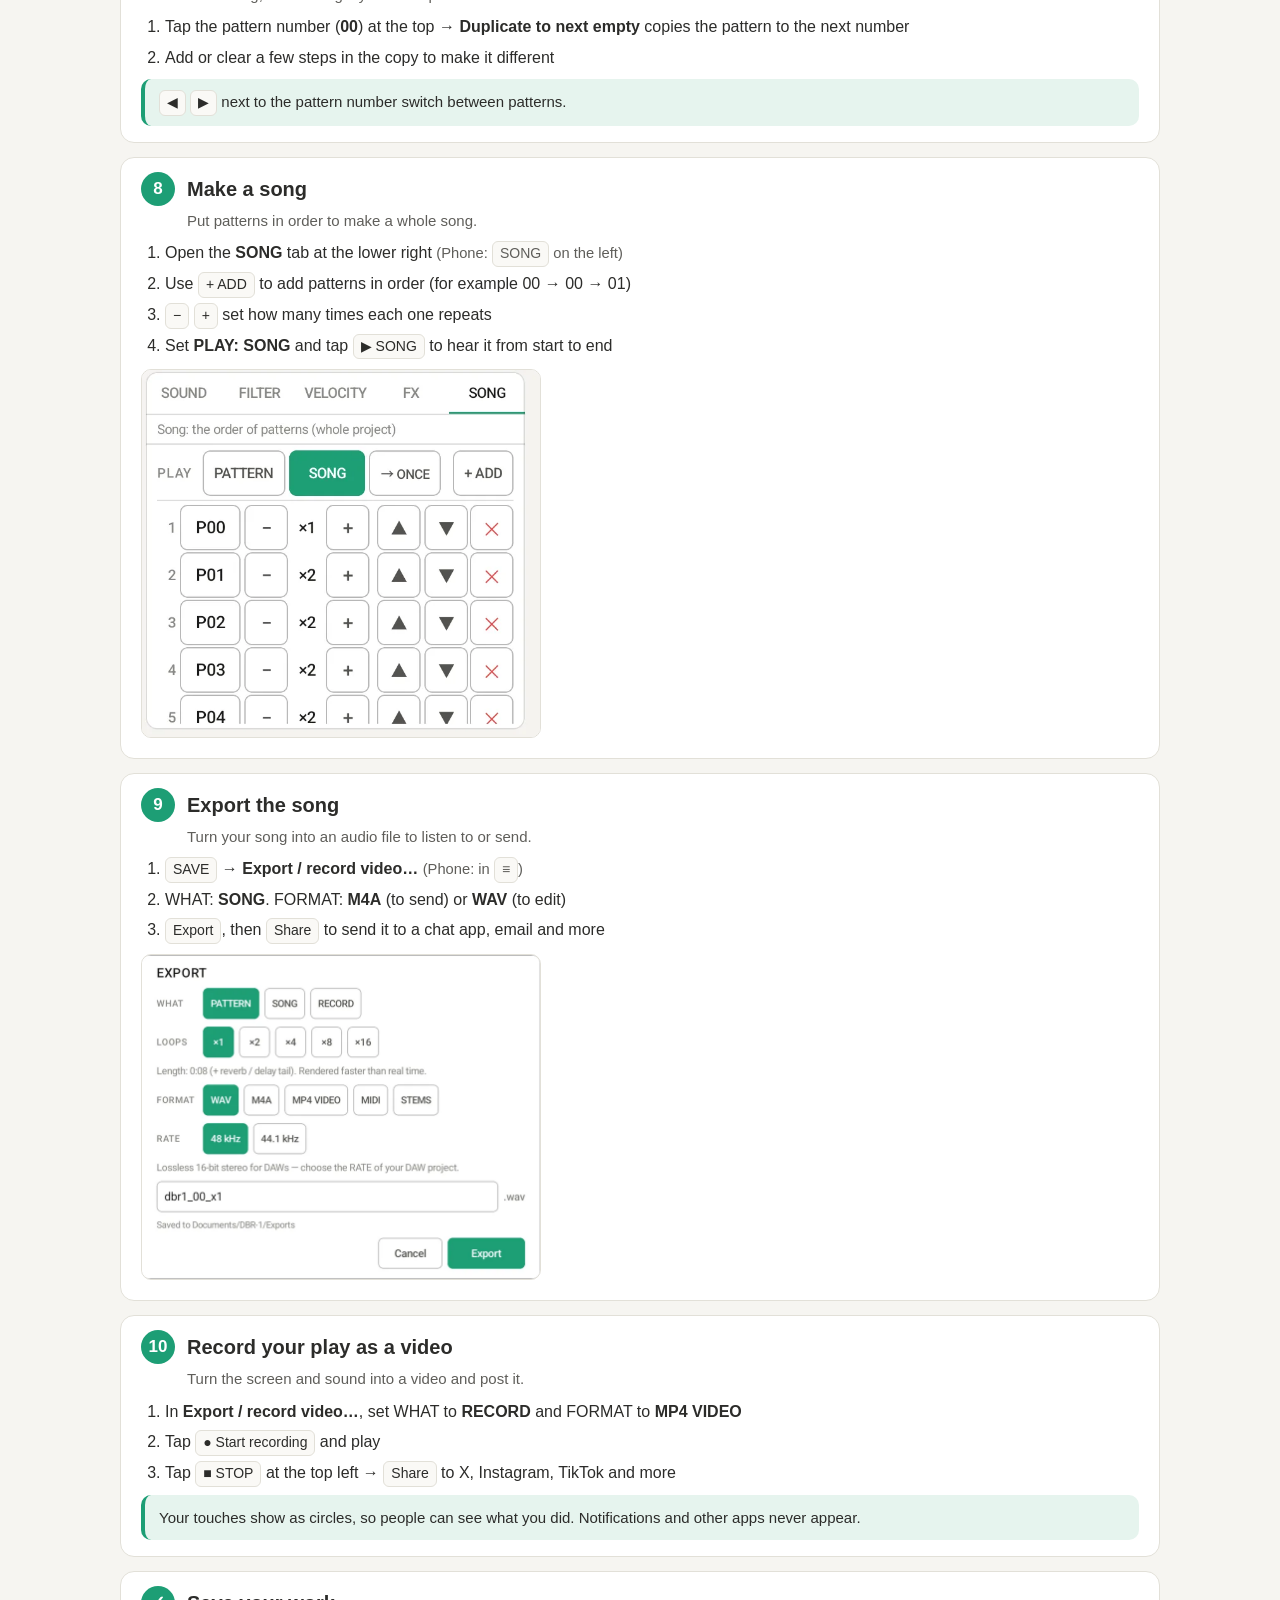
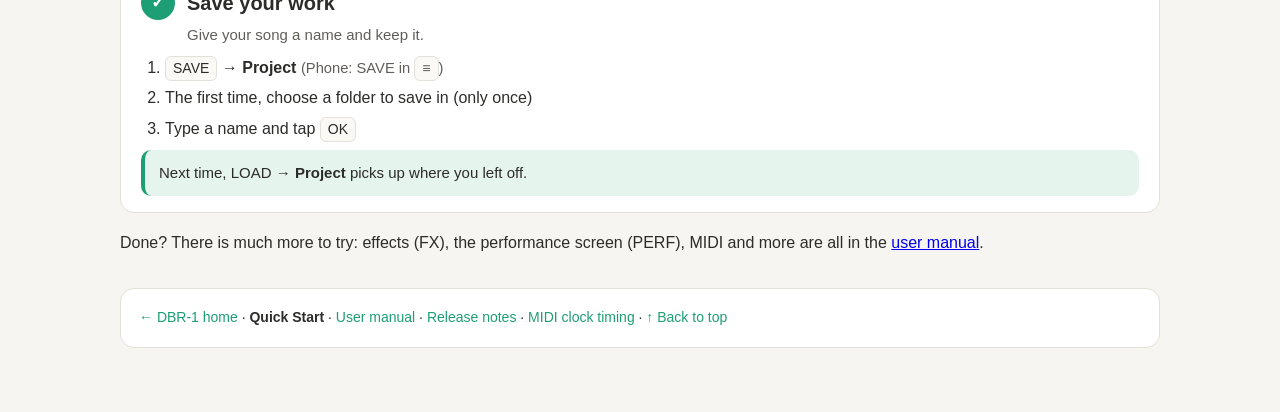
<file: dbr1/manual/quick_en.html>
<!doctype html>
<html lang="en">
<head>
<meta charset="utf-8">
<meta name="viewport" content="width=device-width, initial-scale=1">
<title>DBR-1 Quick Start | Sampling Rhythm Machine for Android</title>
<meta name="description" content="New to DBR-1? Listen to a demo, program a beat, change sounds, sample, draw automation, make a song, export it and record your play as a video.">
<link rel="canonical" href="https://sequence-yard.github.io/dbr1/manual/quick_en.html">
<meta property="og:type" content="website">
<meta property="og:site_name" content="Sequence Yard">
<meta property="og:title" content="DBR-1 Quick Start | Sampling Rhythm Machine for Android">
<meta property="og:description" content="New to DBR-1? Listen to a demo, program a beat, change sounds, sample, draw automation, make a song, export it and record your play as a video.">
<meta property="og:url" content="https://sequence-yard.github.io/dbr1/manual/quick_en.html">
<meta property="og:image" content="https://sequence-yard.github.io/dbr1/og.png">
<meta property="og:locale" content="en_US">
<meta name="twitter:card" content="summary_large_image">
<link rel="alternate" hreflang="ja" href="https://sequence-yard.github.io/dbr1/manual/quick_ja.html">
<link rel="alternate" hreflang="en" href="https://sequence-yard.github.io/dbr1/manual/quick_en.html">
<link rel="stylesheet" href="style.css">
</head>
<body>
<div class="wrap">

<p class="sitenav"><a href="../">← DBR-1 home</a></p>
<header class="cover">
  <span class="lang"><a href="quick_ja.html">日本語</a></span>
  <h1>DBR-1</h1>
  <p>Quick Start — from your first sound to a finished song</p>
</header>

<div class="tip qs-intro">
  Follow the steps in order and you will make a song and share it as a video. The <a href="en.html">user manual</a> has the details.<br>
  Don't worry about mistakes: <span class="key">↶</span> at the top undoes the last change.
  <ul class="qs-words">
    <li><b>Track</b> = one instrument (kick, snare…)</li>
    <li><b>Step</b> = a box where a sound plays (16 per bar)</li>
    <li><b>Pattern</b> = a looping phrase (00–99)</li>
    <li><b>Song</b> = patterns in a row, making a track</li>
  </ul>
  <p class="ph">"Phone:" shows where to tap on a smartphone.</p>
</div>

<section class="qs-step">
<h2><span class="n">1</span>Listen to a demo song</h2>
<p class="goal">Start by hearing songs made with DBR-1 alone.</p>
<ol>
  <li>Tap <span class="key">LOAD</span> at the top left <span class="ph">(Phone: LOAD in <span class="key">≡</span>)</span></li>
  <li>Choose <b>Demo songs…</b> and tap <span class="key">LOAD</span> next to a song</li>
  <li>Tap <span class="key">▶</span> to play, and again to stop</li>
</ol>
<figure><img src="img/demo_songs.webp" alt="Demo songs"></figure>
<div class="tip">When you're done, <b>New project…</b> in LOAD gives you a clean start.</div>
</section>

<section class="qs-step">
<h2><span class="n">2</span>Play some sounds</h2>
<p class="goal">Tap the pads to hear what's inside.</p>
<ol>
  <li>Tap the 16 <b>pads</b> on the right <span class="ph">(Phone: <span class="key">PADS</span> on the left)</span></li>
  <li>Tapping a <b>track name</b> on the left plays its sound too</li>
  <li><span class="key">A</span> / <span class="key">B</span> switches to the other 8 tracks</li>
</ol>
<figure><img src="img/qs_pads.webp" alt="Pads"><figcaption>The pads: the top two rows are A tracks, the bottom two rows are B</figcaption></figure>
</section>

<section class="qs-step">
<h2><span class="n">3</span>Program a beat</h2>
<p class="goal">Tap the boxes to build a rhythm.</p>
<ol>
  <li>Tap <span class="key">▶</span> so it keeps playing</li>
  <li>On the kick row, tap steps 1, 5, 9 and 13 → "boom, boom, boom, boom"</li>
  <li>Snare on 5 and 13. For the hat, <b>swipe across</b> the row to fill it in one go</li>
  <li>Tap the <b>BPM</b> number at the top right to change the speed</li>
</ol>
<figure class="wide"><img src="img/qs_steps.webp" alt="Programmed steps"><figcaption>Kick on 1, 5, 9, 13, snare on 5 and 13, hat on every step: that's already a beat</figcaption></figure>
<div class="tip">Tap a lit step again to clear it. Hold a step and slide up or down to change how hard it hits.</div>
</section>

<section class="qs-step">
<h2><span class="n">4</span>Load a template beat</h2>
<p class="goal">Not sure what to play? Start from a classic beat of a genre.</p>
<ol>
  <li><span class="key">LOAD</span> → <b>Templates…</b></li>
  <li>Choose a genre (Hip-Hop, House, Techno…)</li>
  <li>Choose <b>BASIC</b> and the beat goes into the current pattern</li>
</ol>
<div class="tip"><b>ALL 3</b> adds BASIC, VARIATION and FILL in a row, ready for the song in step 8.</div>
</section>

<section class="qs-step">
<h2><span class="n">5</span>Change the kit's sounds</h2>
<p class="goal">Swap a track's sound for one you like.</p>
<ol>
  <li>Tap the name of the track you want to change</li>
  <li>Tap <span class="key">SOUNDS…</span> in the <b>SOUND</b> tab <span class="ph">(Phone: <span class="key">SOUND</span> on the left)</span></li>
  <li>Preview with <span class="key">▶</span>, then <b>tap a name</b> to put it on the track</li>
</ol>
<figure><img src="img/tab_sound.webp" alt="SOUND tab"></figure>
<div class="tip">The <b>PRESET</b> and <b>DEMO</b> tabs at the top hold lots of sounds. To change all 16 tracks at once, use LOAD → <b>Built-in kits…</b> (808, ACOUSTIC, the demo songs' kits and more; your beat stays).</div>
</section>

<section class="qs-step sub">
<h2><span class="n">5-A</span>Try sampling</h2>
<p class="goal">Record your voice or any sound around you and use it on a track.</p>
<ol>
  <li>In the <span class="key">SOUNDS…</span> screen, tap <b>● Record…</b></li>
  <li><span class="key">● REC</span> to record, <span class="key">■ STOP</span> to stop</li>
  <li>Drag the <b>yellow handles</b> on the waveform to pick the part you want (<span class="key">TRIM</span> cuts the silence at both ends)</li>
  <li>Tap the button that says <b>Use on A01</b> (or your track) to put it on the track</li>
</ol>
<div class="tip">The first time, DBR-1 asks whether to choose a save folder. Choose one (such as Documents) with <b>Choose folder</b> and your sounds are kept in <b>DBR-1/Samples</b>, ready for any song from the <b>USER</b> tab in SOUNDS….</div>
<figure><img src="img/sampler.webp" alt="Sampling screen"></figure>
</section>

<section class="qs-step sub">
<h2><span class="n">5-B</span>Try GENERATE</h2>
<p class="goal">Combine waveforms into a sound of your own.</p>
<ol>
  <li>In the <span class="key">SOUNDS…</span> screen, tap <b>✦ Generate…</b> <span class="ph">(Phone: <span class="key">✦ GEN</span>)</span></li>
  <li>Choose a starting sound in <b>WAVE A</b> (BASS, PIANO, KICK…), or let <span class="key">🎲 RANDOM</span> pick one</li>
  <li>Choose a note or chord in <b>KEY</b></li>
  <li><span class="key">USE → EDIT…</span> → <b>Use on …</b> puts it on the track</li>
</ol>
</section>

<section class="qs-step">
<h2><span class="n">6</span>Draw some automation</h2>
<p class="goal">Draw how a sound moves. Here we make it sway left and right.</p>
<ol>
  <li>Tap <span class="key">AUTO</span> at the top <span class="ph">(Phone: <span class="key">AUTO</span> on the left)</span></li>
  <li>Pick a track, then <b>PAN</b> in the parameter list</li>
  <li>Choose <span class="key">WAVE</span> → <b>SIN</b> and swipe up or down on the drawing area</li>
  <li>Tap <span class="key">▶</span>: the sound sways from side to side</li>
</ol>
<figure><img src="img/automation.webp" alt="Automation"></figure>
<div class="tip">To erase, hold and then swipe over the line. <span class="key">FREE</span> lets you draw by hand.</div>
</section>

<section class="qs-step">
<h2><span class="n">7</span>Make more patterns</h2>
<p class="goal">For a song, make a slightly different pattern.</p>
<ol>
  <li>Tap the pattern number (<b>00</b>) at the top → <b>Duplicate to next empty</b> copies the pattern to the next number</li>
  <li>Add or clear a few steps in the copy to make it different</li>
</ol>
<div class="tip"><span class="key">◀</span> <span class="key">▶</span> next to the pattern number switch between patterns.</div>
</section>

<section class="qs-step">
<h2><span class="n">8</span>Make a song</h2>
<p class="goal">Put patterns in order to make a whole song.</p>
<ol>
  <li>Open the <b>SONG</b> tab at the lower right <span class="ph">(Phone: <span class="key">SONG</span> on the left)</span></li>
  <li>Use <span class="key">+ ADD</span> to add patterns in order (for example 00 → 00 → 01)</li>
  <li><span class="key">−</span> <span class="key">+</span> set how many times each one repeats</li>
  <li>Set <b>PLAY: SONG</b> and tap <span class="key">▶ SONG</span> to hear it from start to end</li>
</ol>
<figure><img src="img/tab_song.webp" alt="SONG tab"></figure>
</section>

<section class="qs-step">
<h2><span class="n">9</span>Export the song</h2>
<p class="goal">Turn your song into an audio file to listen to or send.</p>
<ol>
  <li><span class="key">SAVE</span> → <b>Export / record video…</b> <span class="ph">(Phone: in <span class="key">≡</span>)</span></li>
  <li>WHAT: <b>SONG</b>. FORMAT: <b>M4A</b> (to send) or <b>WAV</b> (to edit)</li>
  <li><span class="key">Export</span>, then <span class="key">Share</span> to send it to a chat app, email and more</li>
</ol>
<figure><img src="img/export_dialog.webp" alt="Export screen"></figure>
</section>

<section class="qs-step">
<h2><span class="n">10</span>Record your play as a video</h2>
<p class="goal">Turn the screen and sound into a video and post it.</p>
<ol>
  <li>In <b>Export / record video…</b>, set WHAT to <b>RECORD</b> and FORMAT to <b>MP4 VIDEO</b></li>
  <li>Tap <span class="key">● Start recording</span> and play</li>
  <li>Tap <span class="key">■ STOP</span> at the top left → <span class="key">Share</span> to X, Instagram, TikTok and more</li>
</ol>
<div class="tip">Your touches show as circles, so people can see what you did. Notifications and other apps never appear.</div>
</section>

<section class="qs-step">
<h2><span class="n">✓</span>Save your work</h2>
<p class="goal">Give your song a name and keep it.</p>
<ol>
  <li><span class="key">SAVE</span> → <b>Project</b> <span class="ph">(Phone: SAVE in <span class="key">≡</span>)</span></li>
  <li>The first time, choose a folder to save in (only once)</li>
  <li>Type a name and tap <span class="key">OK</span></li>
</ol>
<div class="tip">Next time, LOAD → <b>Project</b> picks up where you left off.</div>
</section>

<p>Done? There is much more to try: effects (FX), the performance screen (PERF), MIDI and more are all in the <a href="en.html">user manual</a>.</p>

<nav class="pagenav"><a href="../">← DBR-1 home</a> · <a class="cur" href="quick_en.html">Quick Start</a> · <a href="en.html">User manual</a> · <a href="release-notes_en.html">Release notes</a> · <a href="midi-clock_en.html">MIDI clock timing</a> · <a href="#">↑ Back to top</a></nav>

</div>
<a class="totop" href="#" title="Back to top" aria-label="Back to top">↑</a>
</body>
</html>
</file>
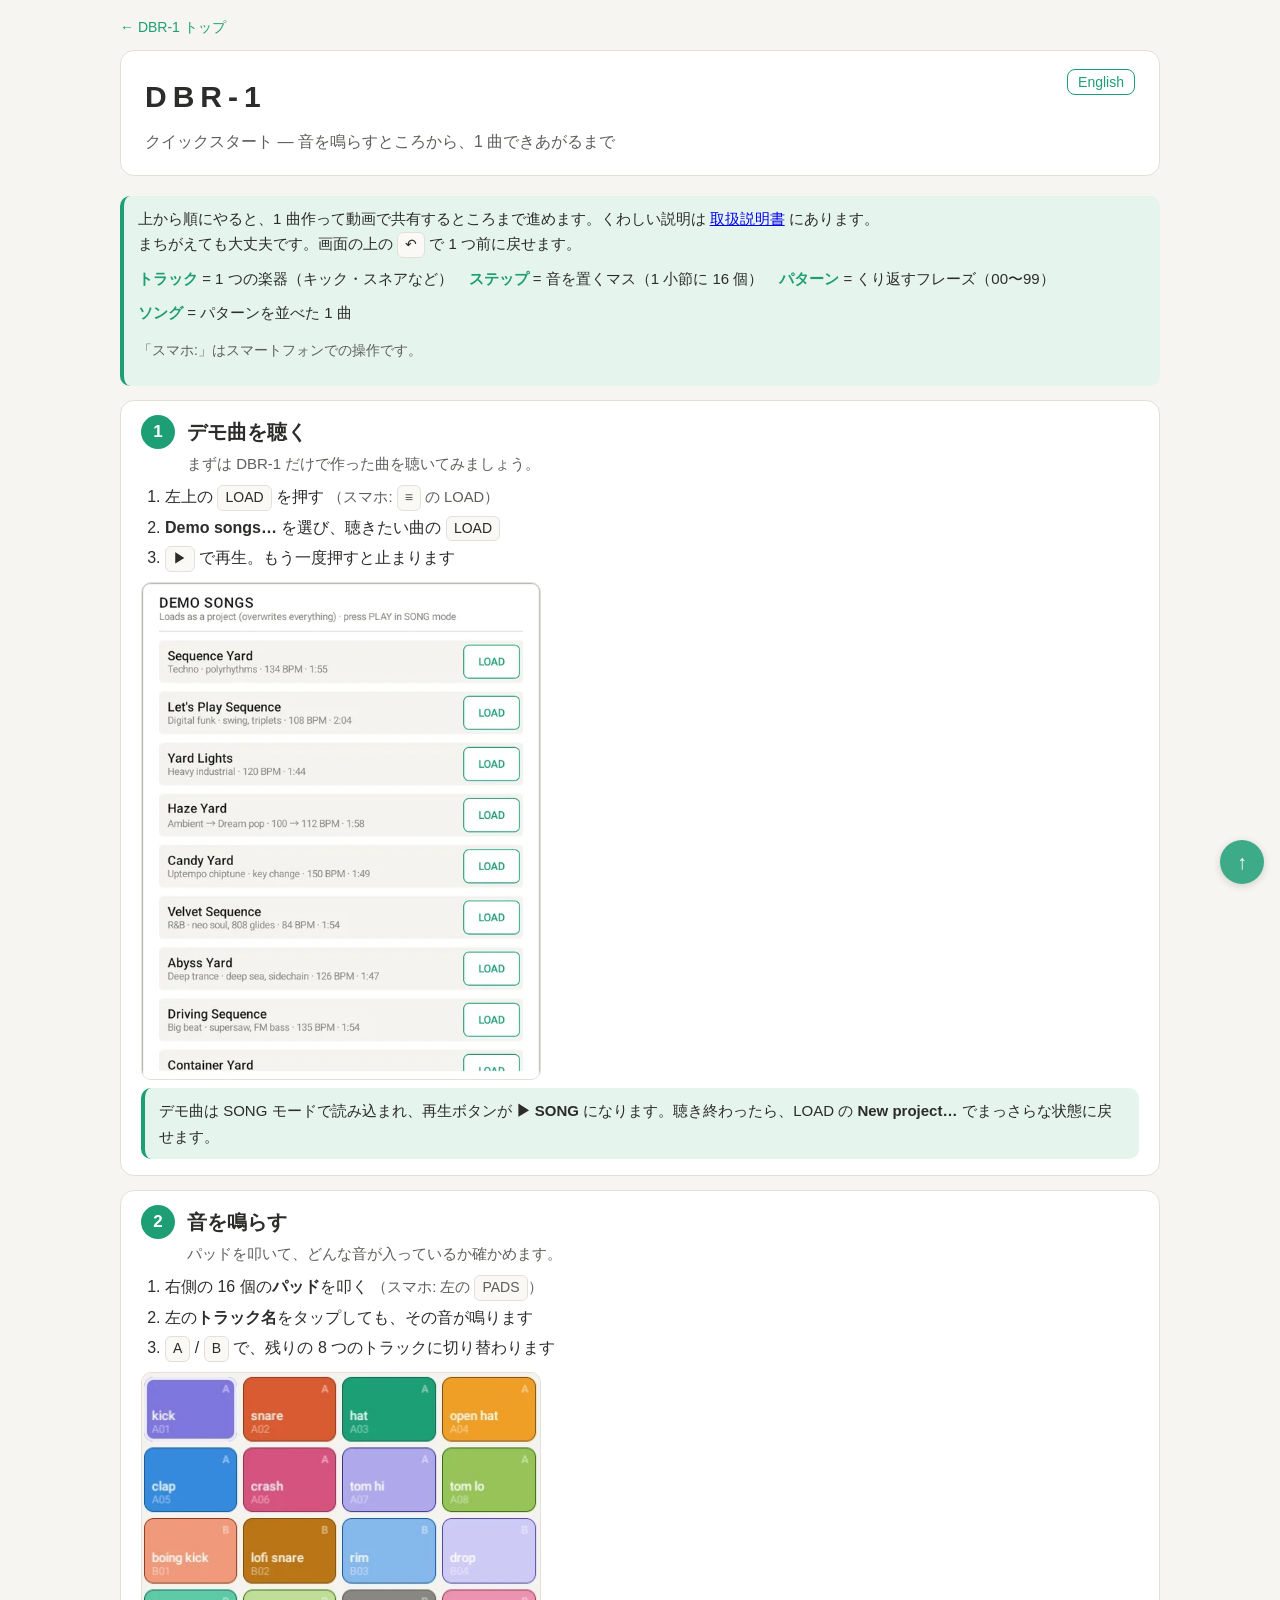
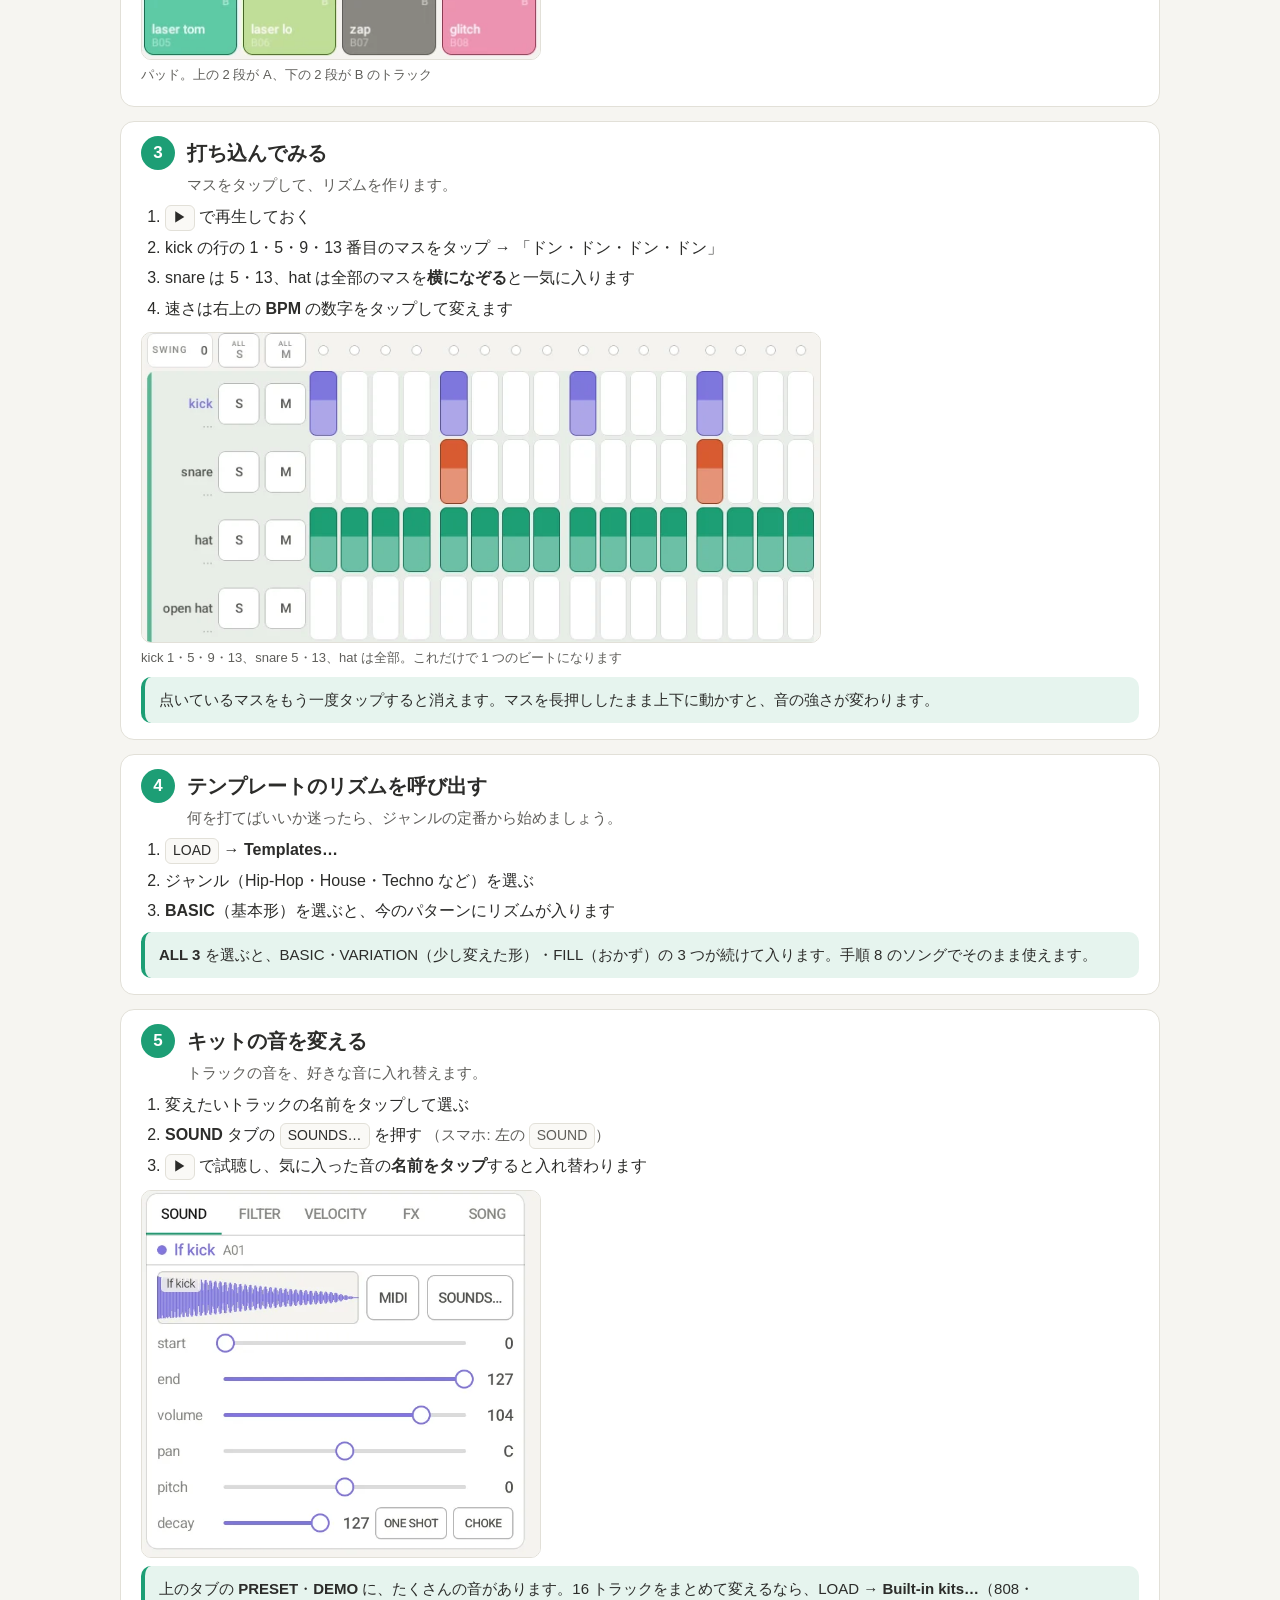
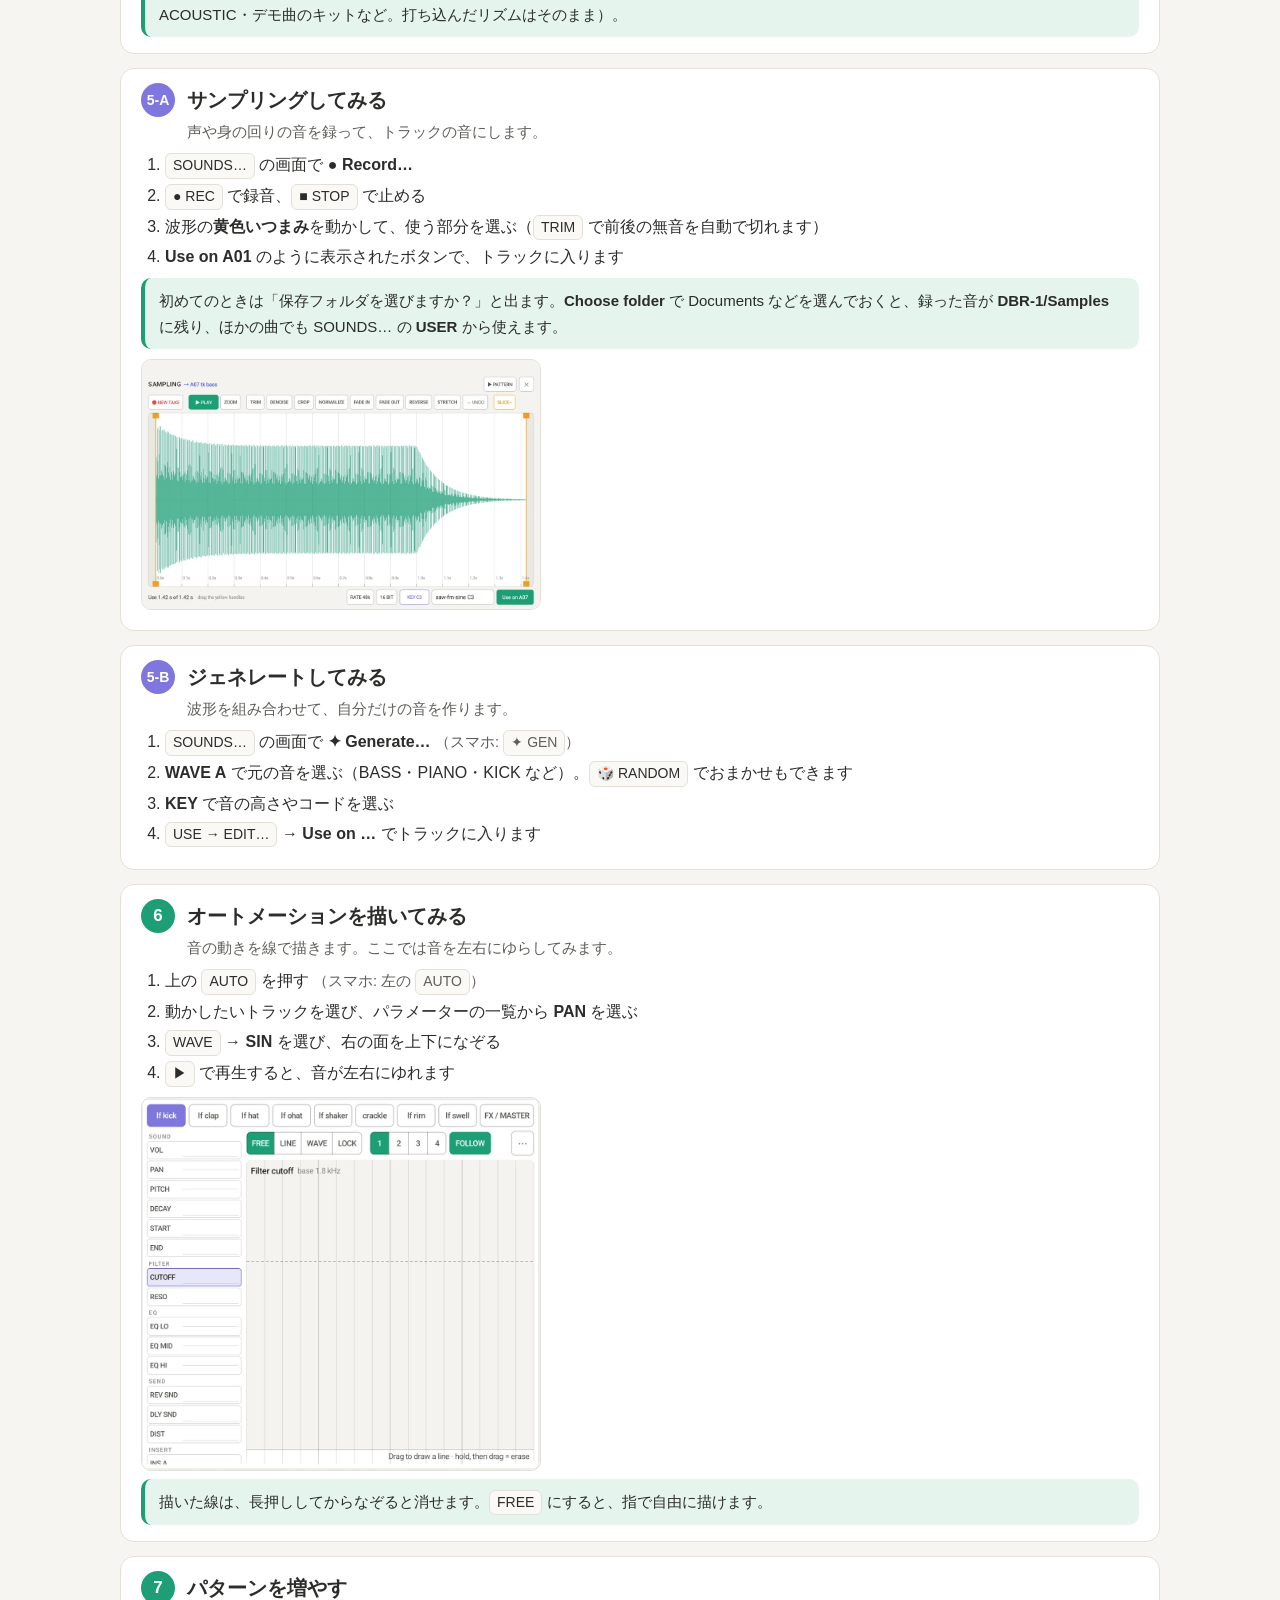
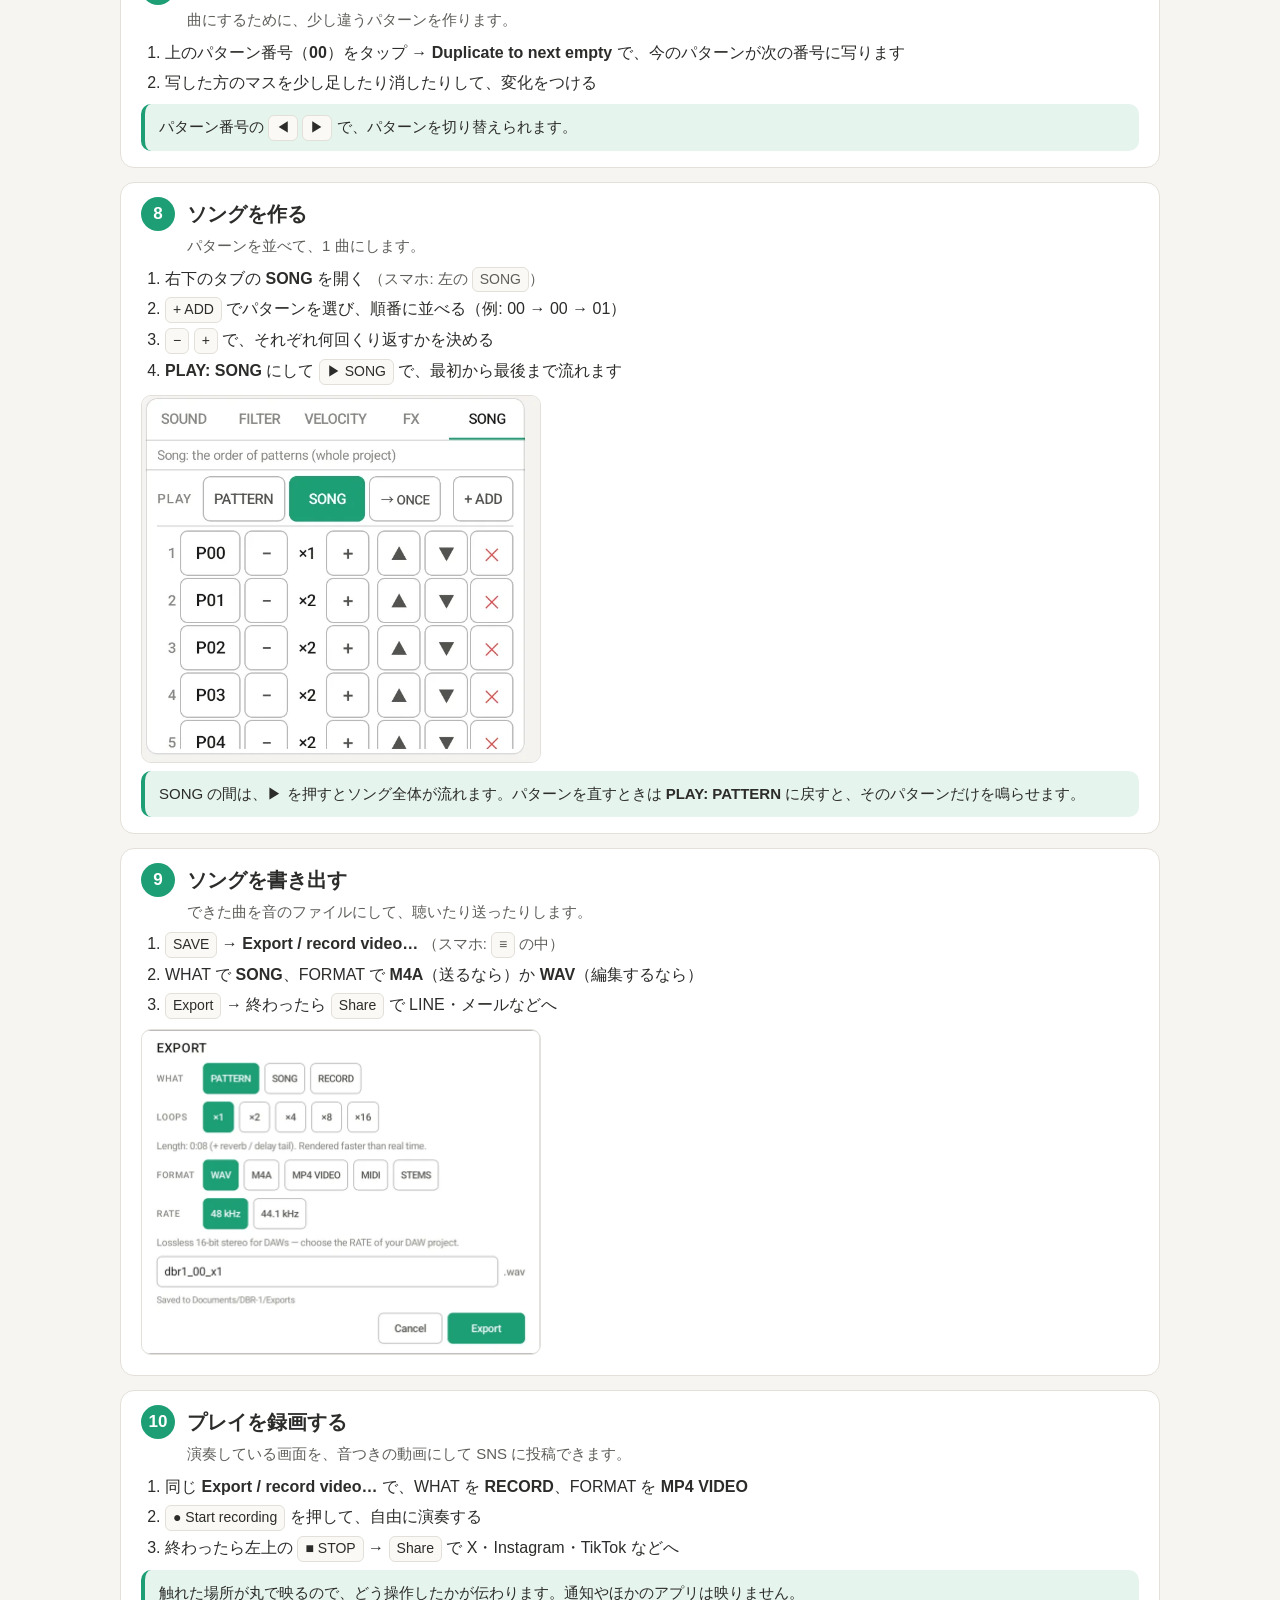
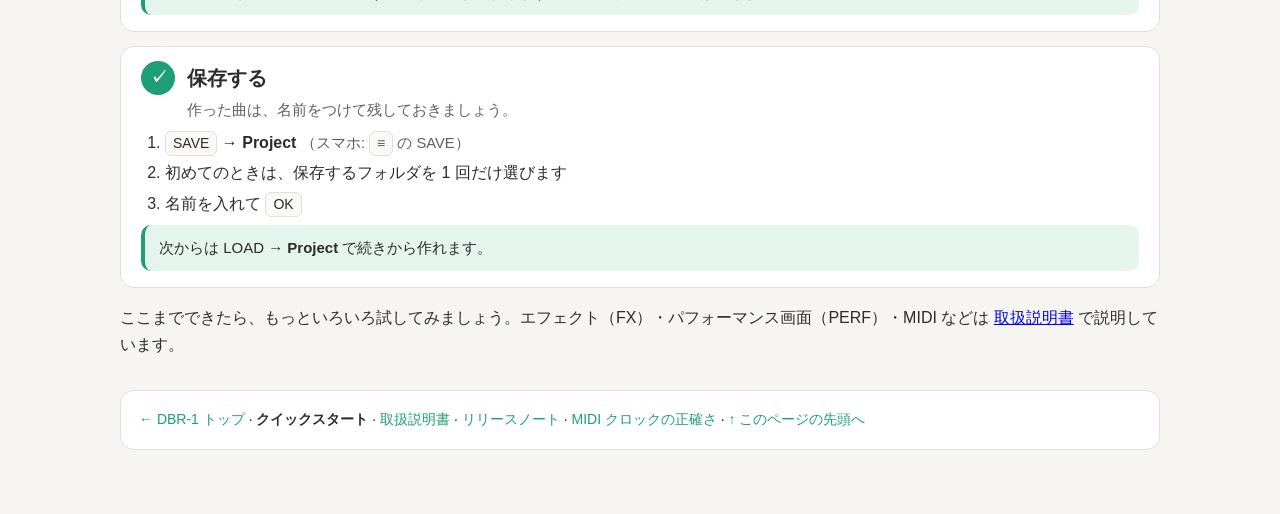
<file: dbr1/manual/quick_ja.html>
<!doctype html>
<html lang="ja">
<head>
<meta charset="utf-8">
<meta name="viewport" content="width=device-width, initial-scale=1">
<title>DBR-1 クイックスタート | Android サンプリング・リズムマシン</title>
<meta name="description" content="はじめての方へ。DBR-1 でデモ曲を聴く・打ち込む・音を変える・サンプリング・オートメーション・ソング・書き出し・演奏の録画まで、1 曲できるまでの手順。">
<link rel="canonical" href="https://sequence-yard.github.io/dbr1/manual/quick_ja.html">
<meta property="og:type" content="website">
<meta property="og:site_name" content="Sequence Yard">
<meta property="og:title" content="DBR-1 クイックスタート | Android サンプリング・リズムマシン">
<meta property="og:description" content="はじめての方へ。DBR-1 でデモ曲を聴く・打ち込む・音を変える・サンプリング・オートメーション・ソング・書き出し・演奏の録画まで、1 曲できるまでの手順。">
<meta property="og:url" content="https://sequence-yard.github.io/dbr1/manual/quick_ja.html">
<meta property="og:image" content="https://sequence-yard.github.io/dbr1/og.png">
<meta property="og:locale" content="ja_JP">
<meta name="twitter:card" content="summary_large_image">
<link rel="alternate" hreflang="ja" href="https://sequence-yard.github.io/dbr1/manual/quick_ja.html">
<link rel="alternate" hreflang="en" href="https://sequence-yard.github.io/dbr1/manual/quick_en.html">
<link rel="stylesheet" href="style.css">
</head>
<body>
<div class="wrap">

<p class="sitenav"><a href="../">← DBR-1 トップ</a></p>
<header class="cover">
  <span class="lang"><a href="quick_en.html">English</a></span>
  <h1>DBR-1</h1>
  <p>クイックスタート — 音を鳴らすところから、1 曲できあがるまで</p>
</header>

<div class="tip qs-intro">
  上から順にやると、1 曲作って動画で共有するところまで進めます。くわしい説明は <a href="ja.html">取扱説明書</a> にあります。<br>
  まちがえても大丈夫です。画面の上の <span class="key">↶</span> で 1 つ前に戻せます。
  <ul class="qs-words">
    <li><b>トラック</b> = 1 つの楽器（キック・スネアなど）</li>
    <li><b>ステップ</b> = 音を置くマス（1 小節に 16 個）</li>
    <li><b>パターン</b> = くり返すフレーズ（00〜99）</li>
    <li><b>ソング</b> = パターンを並べた 1 曲</li>
  </ul>
  <p class="ph">「スマホ:」はスマートフォンでの操作です。</p>
</div>

<section class="qs-step">
<h2><span class="n">1</span>デモ曲を聴く</h2>
<p class="goal">まずは DBR-1 だけで作った曲を聴いてみましょう。</p>
<ol>
  <li>左上の <span class="key">LOAD</span> を押す <span class="ph">（スマホ: <span class="key">≡</span> の LOAD）</span></li>
  <li><b>Demo songs…</b> を選び、聴きたい曲の <span class="key">LOAD</span></li>
  <li><span class="key">▶</span> で再生。もう一度押すと止まります</li>
</ol>
<figure><img src="img/demo_songs.webp" alt="Demo songs"></figure>
<div class="tip">デモ曲は SONG モードで読み込まれ、再生ボタンが <b>▶ SONG</b> になります。聴き終わったら、LOAD の <b>New project…</b> でまっさらな状態に戻せます。</div>
</section>

<section class="qs-step">
<h2><span class="n">2</span>音を鳴らす</h2>
<p class="goal">パッドを叩いて、どんな音が入っているか確かめます。</p>
<ol>
  <li>右側の 16 個の<b>パッド</b>を叩く <span class="ph">（スマホ: 左の <span class="key">PADS</span>）</span></li>
  <li>左の<b>トラック名</b>をタップしても、その音が鳴ります</li>
  <li><span class="key">A</span> / <span class="key">B</span> で、残りの 8 つのトラックに切り替わります</li>
</ol>
<figure><img src="img/qs_pads.webp" alt="パッド"><figcaption>パッド。上の 2 段が A、下の 2 段が B のトラック</figcaption></figure>
</section>

<section class="qs-step">
<h2><span class="n">3</span>打ち込んでみる</h2>
<p class="goal">マスをタップして、リズムを作ります。</p>
<ol>
  <li><span class="key">▶</span> で再生しておく</li>
  <li>kick の行の 1・5・9・13 番目のマスをタップ → 「ドン・ドン・ドン・ドン」</li>
  <li>snare は 5・13、hat は全部のマスを<b>横になぞる</b>と一気に入ります</li>
  <li>速さは右上の <b>BPM</b> の数字をタップして変えます</li>
</ol>
<figure class="wide"><img src="img/qs_steps.webp" alt="打ち込んだマス"><figcaption>kick 1・5・9・13、snare 5・13、hat は全部。これだけで 1 つのビートになります</figcaption></figure>
<div class="tip">点いているマスをもう一度タップすると消えます。マスを長押ししたまま上下に動かすと、音の強さが変わります。</div>
</section>

<section class="qs-step">
<h2><span class="n">4</span>テンプレートのリズムを呼び出す</h2>
<p class="goal">何を打てばいいか迷ったら、ジャンルの定番から始めましょう。</p>
<ol>
  <li><span class="key">LOAD</span> → <b>Templates…</b></li>
  <li>ジャンル（Hip-Hop・House・Techno など）を選ぶ</li>
  <li><b>BASIC</b>（基本形）を選ぶと、今のパターンにリズムが入ります</li>
</ol>
<div class="tip"><b>ALL 3</b> を選ぶと、BASIC・VARIATION（少し変えた形）・FILL（おかず）の 3 つが続けて入ります。手順 8 のソングでそのまま使えます。</div>
</section>

<section class="qs-step">
<h2><span class="n">5</span>キットの音を変える</h2>
<p class="goal">トラックの音を、好きな音に入れ替えます。</p>
<ol>
  <li>変えたいトラックの名前をタップして選ぶ</li>
  <li><b>SOUND</b> タブの <span class="key">SOUNDS…</span> を押す <span class="ph">（スマホ: 左の <span class="key">SOUND</span>）</span></li>
  <li><span class="key">▶</span> で試聴し、気に入った音の<b>名前をタップ</b>すると入れ替わります</li>
</ol>
<figure><img src="img/tab_sound.webp" alt="SOUND タブ"></figure>
<div class="tip">上のタブの <b>PRESET</b>・<b>DEMO</b> に、たくさんの音があります。16 トラックをまとめて変えるなら、LOAD → <b>Built-in kits…</b>（808・ACOUSTIC・デモ曲のキットなど。打ち込んだリズムはそのまま）。</div>
</section>

<section class="qs-step sub">
<h2><span class="n">5-A</span>サンプリングしてみる</h2>
<p class="goal">声や身の回りの音を録って、トラックの音にします。</p>
<ol>
  <li><span class="key">SOUNDS…</span> の画面で <b>● Record…</b></li>
  <li><span class="key">● REC</span> で録音、<span class="key">■ STOP</span> で止める</li>
  <li>波形の<b>黄色いつまみ</b>を動かして、使う部分を選ぶ（<span class="key">TRIM</span> で前後の無音を自動で切れます）</li>
  <li><b>Use on A01</b> のように表示されたボタンで、トラックに入ります</li>
</ol>
<div class="tip">初めてのときは「保存フォルダを選びますか？」と出ます。<b>Choose folder</b> で Documents などを選んでおくと、録った音が <b>DBR-1/Samples</b> に残り、ほかの曲でも SOUNDS… の <b>USER</b> から使えます。</div>
<figure><img src="img/sampler.webp" alt="サンプリングの画面"></figure>
</section>

<section class="qs-step sub">
<h2><span class="n">5-B</span>ジェネレートしてみる</h2>
<p class="goal">波形を組み合わせて、自分だけの音を作ります。</p>
<ol>
  <li><span class="key">SOUNDS…</span> の画面で <b>✦ Generate…</b> <span class="ph">（スマホ: <span class="key">✦ GEN</span>）</span></li>
  <li><b>WAVE A</b> で元の音を選ぶ（BASS・PIANO・KICK など）。<span class="key">🎲 RANDOM</span> でおまかせもできます</li>
  <li><b>KEY</b> で音の高さやコードを選ぶ</li>
  <li><span class="key">USE → EDIT…</span> → <b>Use on …</b> でトラックに入ります</li>
</ol>
</section>

<section class="qs-step">
<h2><span class="n">6</span>オートメーションを描いてみる</h2>
<p class="goal">音の動きを線で描きます。ここでは音を左右にゆらしてみます。</p>
<ol>
  <li>上の <span class="key">AUTO</span> を押す <span class="ph">（スマホ: 左の <span class="key">AUTO</span>）</span></li>
  <li>動かしたいトラックを選び、パラメーターの一覧から <b>PAN</b> を選ぶ</li>
  <li><span class="key">WAVE</span> → <b>SIN</b> を選び、右の面を上下になぞる</li>
  <li><span class="key">▶</span> で再生すると、音が左右にゆれます</li>
</ol>
<figure><img src="img/automation.webp" alt="オートメーション"></figure>
<div class="tip">描いた線は、長押ししてからなぞると消せます。<span class="key">FREE</span> にすると、指で自由に描けます。</div>
</section>

<section class="qs-step">
<h2><span class="n">7</span>パターンを増やす</h2>
<p class="goal">曲にするために、少し違うパターンを作ります。</p>
<ol>
  <li>上のパターン番号（<b>00</b>）をタップ → <b>Duplicate to next empty</b> で、今のパターンが次の番号に写ります</li>
  <li>写した方のマスを少し足したり消したりして、変化をつける</li>
</ol>
<div class="tip">パターン番号の <span class="key">◀</span> <span class="key">▶</span> で、パターンを切り替えられます。</div>
</section>

<section class="qs-step">
<h2><span class="n">8</span>ソングを作る</h2>
<p class="goal">パターンを並べて、1 曲にします。</p>
<ol>
  <li>右下のタブの <b>SONG</b> を開く <span class="ph">（スマホ: 左の <span class="key">SONG</span>）</span></li>
  <li><span class="key">+ ADD</span> でパターンを選び、順番に並べる（例: 00 → 00 → 01）</li>
  <li><span class="key">−</span> <span class="key">+</span> で、それぞれ何回くり返すかを決める</li>
  <li><b>PLAY: SONG</b> にして <span class="key">▶ SONG</span> で、最初から最後まで流れます</li>
</ol>
<figure><img src="img/tab_song.webp" alt="SONG タブ"></figure>
<div class="tip">SONG の間は、▶ を押すとソング全体が流れます。パターンを直すときは <b>PLAY: PATTERN</b> に戻すと、そのパターンだけを鳴らせます。</div>
</section>

<section class="qs-step">
<h2><span class="n">9</span>ソングを書き出す</h2>
<p class="goal">できた曲を音のファイルにして、聴いたり送ったりします。</p>
<ol>
  <li><span class="key">SAVE</span> → <b>Export / record video…</b> <span class="ph">（スマホ: <span class="key">≡</span> の中）</span></li>
  <li>WHAT で <b>SONG</b>、FORMAT で <b>M4A</b>（送るなら）か <b>WAV</b>（編集するなら）</li>
  <li><span class="key">Export</span> → 終わったら <span class="key">Share</span> で LINE・メールなどへ</li>
</ol>
<figure><img src="img/export_dialog.webp" alt="書き出しの画面"></figure>
</section>

<section class="qs-step">
<h2><span class="n">10</span>プレイを録画する</h2>
<p class="goal">演奏している画面を、音つきの動画にして SNS に投稿できます。</p>
<ol>
  <li>同じ <b>Export / record video…</b> で、WHAT を <b>RECORD</b>、FORMAT を <b>MP4 VIDEO</b></li>
  <li><span class="key">● Start recording</span> を押して、自由に演奏する</li>
  <li>終わったら左上の <span class="key">■ STOP</span> → <span class="key">Share</span> で X・Instagram・TikTok などへ</li>
</ol>
<div class="tip">触れた場所が丸で映るので、どう操作したかが伝わります。通知やほかのアプリは映りません。</div>
</section>

<section class="qs-step">
<h2><span class="n">✓</span>保存する</h2>
<p class="goal">作った曲は、名前をつけて残しておきましょう。</p>
<ol>
  <li><span class="key">SAVE</span> → <b>Project</b> <span class="ph">（スマホ: <span class="key">≡</span> の SAVE）</span></li>
  <li>初めてのときは、保存するフォルダを 1 回だけ選びます</li>
  <li>名前を入れて <span class="key">OK</span></li>
</ol>
<div class="tip">次からは LOAD → <b>Project</b> で続きから作れます。</div>
</section>

<p>ここまでできたら、もっといろいろ試してみましょう。エフェクト（FX）・パフォーマンス画面（PERF）・MIDI などは <a href="ja.html">取扱説明書</a> で説明しています。</p>

<nav class="pagenav"><a href="../">← DBR-1 トップ</a> · <a class="cur" href="quick_ja.html">クイックスタート</a> · <a href="ja.html">取扱説明書</a> · <a href="release-notes_ja.html">リリースノート</a> · <a href="midi-clock_ja.html">MIDI クロックの正確さ</a> · <a href="#">↑ このページの先頭へ</a></nav>

</div>
<a class="totop" href="#" title="ページの先頭へ" aria-label="ページの先頭へ">↑</a>
</body>
</html>
</file>
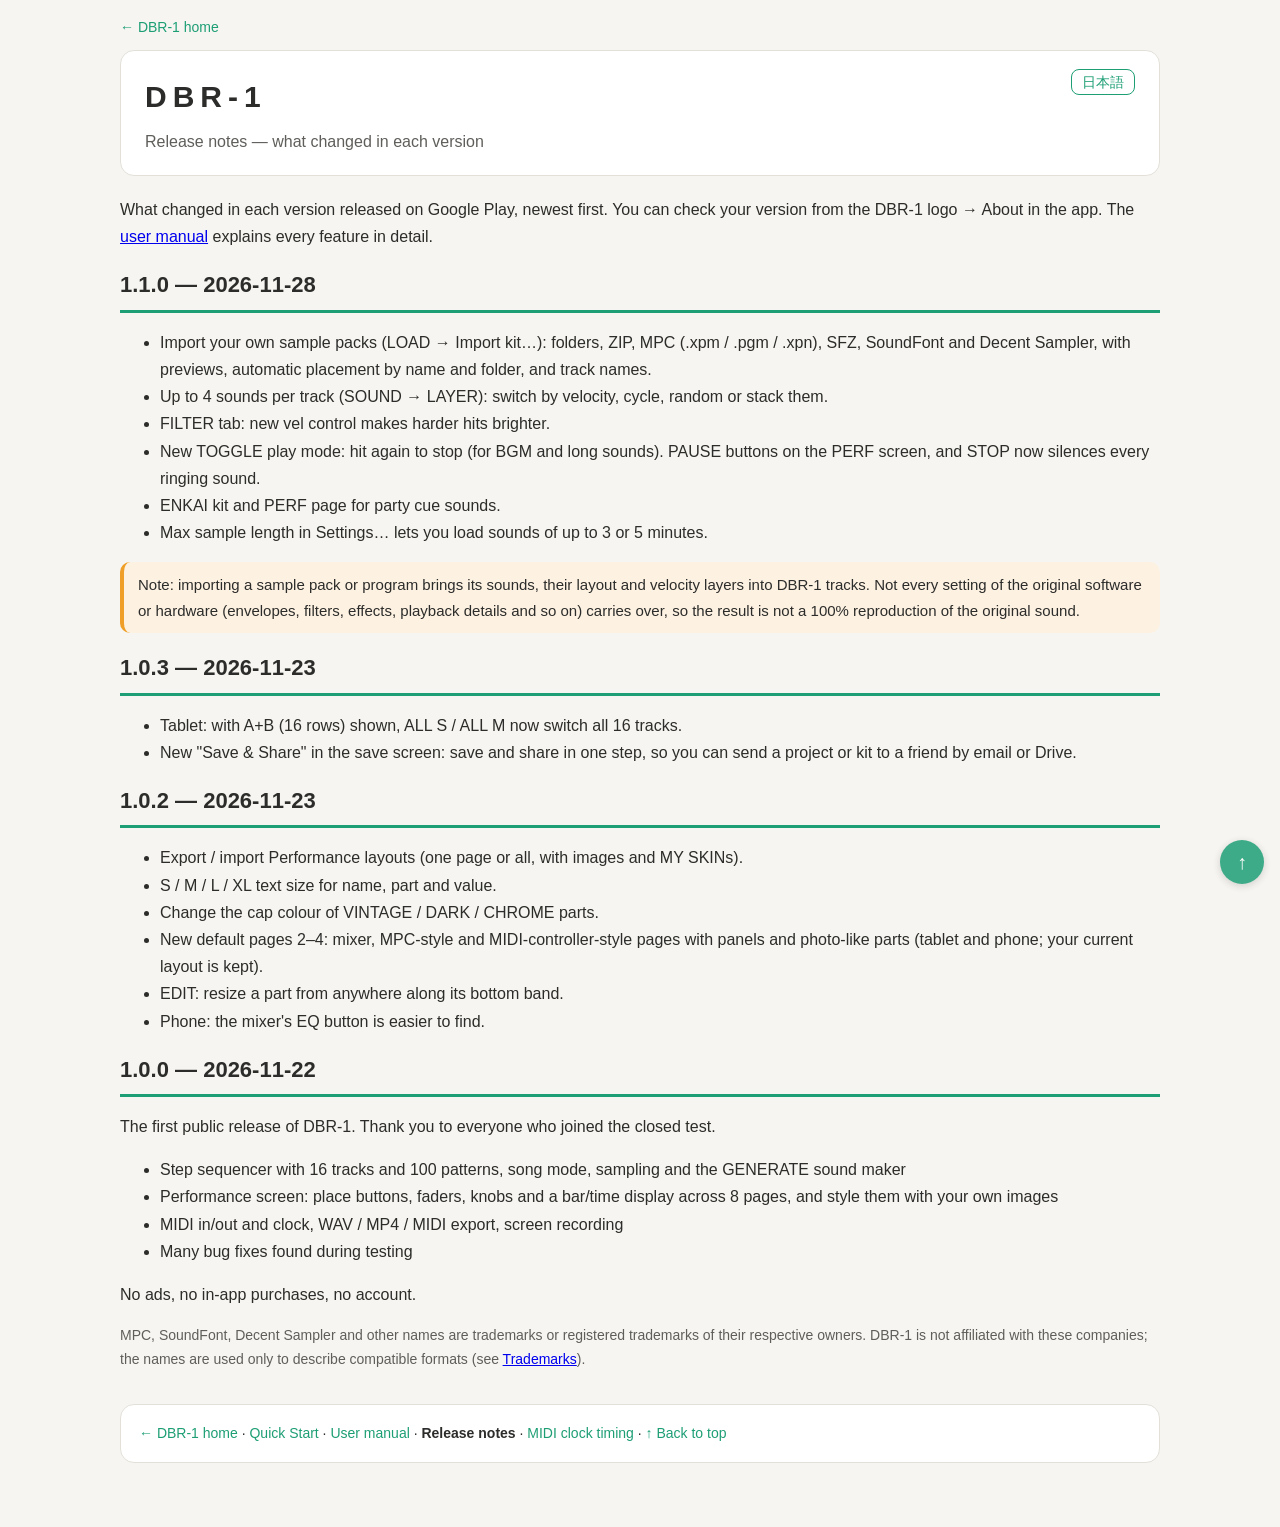
<file: dbr1/manual/release-notes_en.html>
<!doctype html>
<html lang="en">
<head>
<meta charset="utf-8">
<meta name="viewport" content="width=device-width, initial-scale=1">
<title>Release notes | DBR-1 sampling rhythm machine for Android</title>
<meta name="description" content="What changed in each version of DBR-1 since the first public release. Newest first.">
<link rel="canonical" href="https://sequence-yard.github.io/dbr1/manual/release-notes_en.html">
<meta property="og:type" content="article">
<meta property="og:site_name" content="Sequence Yard">
<meta property="og:title" content="Release notes | DBR-1">
<meta property="og:description" content="What changed in each version of DBR-1 since the first public release.">
<meta property="og:url" content="https://sequence-yard.github.io/dbr1/manual/release-notes_en.html">
<meta property="og:image" content="https://sequence-yard.github.io/dbr1/og.png">
<meta property="og:locale" content="en_US">
<meta name="twitter:card" content="summary_large_image">
<link rel="alternate" hreflang="ja" href="https://sequence-yard.github.io/dbr1/manual/release-notes_ja.html">
<link rel="alternate" hreflang="en" href="https://sequence-yard.github.io/dbr1/manual/release-notes_en.html">
<link rel="stylesheet" href="style.css">
</head>
<body>
<div class="wrap">

<p class="sitenav"><a href="../">← DBR-1 home</a></p>
<header class="cover">
  <span class="lang"><a href="release-notes_ja.html">日本語</a></span>
  <h1>DBR-1</h1>
  <p>Release notes — what changed in each version</p>
</header>

<p>What changed in each version released on Google Play, newest first. You can check your version from the DBR-1 logo → About in the app. The <a href="en.html">user manual</a> explains every feature in detail.</p>

<!-- Add new versions here (at the top). Heading: "version — release date" -->

<h2>1.1.0 — 2026-11-28</h2>
<ul>
  <li>Import your own sample packs (LOAD → Import kit…): folders, ZIP, MPC (.xpm / .pgm / .xpn), SFZ, SoundFont and Decent Sampler, with previews, automatic placement by name and folder, and track names.</li>
  <li>Up to 4 sounds per track (SOUND → LAYER): switch by velocity, cycle, random or stack them.</li>
  <li>FILTER tab: new vel control makes harder hits brighter.</li>
  <li>New TOGGLE play mode: hit again to stop (for BGM and long sounds). PAUSE buttons on the PERF screen, and STOP now silences every ringing sound.</li>
  <li>ENKAI kit and PERF page for party cue sounds.</li>
  <li>Max sample length in Settings… lets you load sounds of up to 3 or 5 minutes.</li>
</ul>
<p class="note">Note: importing a sample pack or program brings its sounds, their layout and velocity layers into DBR-1 tracks. Not every setting of the original software or hardware (envelopes, filters, effects, playback details and so on) carries over, so the result is not a 100% reproduction of the original sound.</p>

<h2>1.0.3 — 2026-11-23</h2>
<ul>
  <li>Tablet: with A+B (16 rows) shown, ALL S / ALL M now switch all 16 tracks.</li>
  <li>New "Save &amp; Share" in the save screen: save and share in one step, so you can send a project or kit to a friend by email or Drive.</li>
</ul>

<h2>1.0.2 — 2026-11-23</h2>
<ul>
  <li>Export / import Performance layouts (one page or all, with images and MY SKINs).</li>
  <li>S / M / L / XL text size for name, part and value.</li>
  <li>Change the cap colour of VINTAGE / DARK / CHROME parts.</li>
  <li>New default pages 2–4: mixer, MPC-style and MIDI-controller-style pages with panels and photo-like parts (tablet and phone; your current layout is kept).</li>
  <li>EDIT: resize a part from anywhere along its bottom band.</li>
  <li>Phone: the mixer's EQ button is easier to find.</li>
</ul>

<h2>1.0.0 — 2026-11-22</h2>
<p>The first public release of DBR-1. Thank you to everyone who joined the closed test.</p>
<ul>
  <li>Step sequencer with 16 tracks and 100 patterns, song mode, sampling and the GENERATE sound maker</li>
  <li>Performance screen: place buttons, faders, knobs and a bar/time display across 8 pages, and style them with your own images</li>
  <li>MIDI in/out and clock, WAV / MP4 / MIDI export, screen recording</li>
  <li>Many bug fixes found during testing</li>
</ul>
<p>No ads, no in-app purchases, no account.</p>


<p style="color:var(--sub);font-size:14px">MPC, SoundFont, Decent Sampler and other names are trademarks or registered trademarks of their respective owners. DBR-1 is not affiliated with these companies; the names are used only to describe compatible formats (see <a href="en.html#trademarks">Trademarks</a>).</p>

<nav class="pagenav"><a href="../">← DBR-1 home</a> · <a href="quick_en.html">Quick Start</a> · <a href="en.html">User manual</a> · <a class="cur" href="release-notes_en.html">Release notes</a> · <a href="midi-clock_en.html">MIDI clock timing</a> · <a href="#">↑ Back to top</a></nav>

</div>
<a class="totop" href="#" title="Back to top" aria-label="Back to top">↑</a>
</body>
</html>
</file>
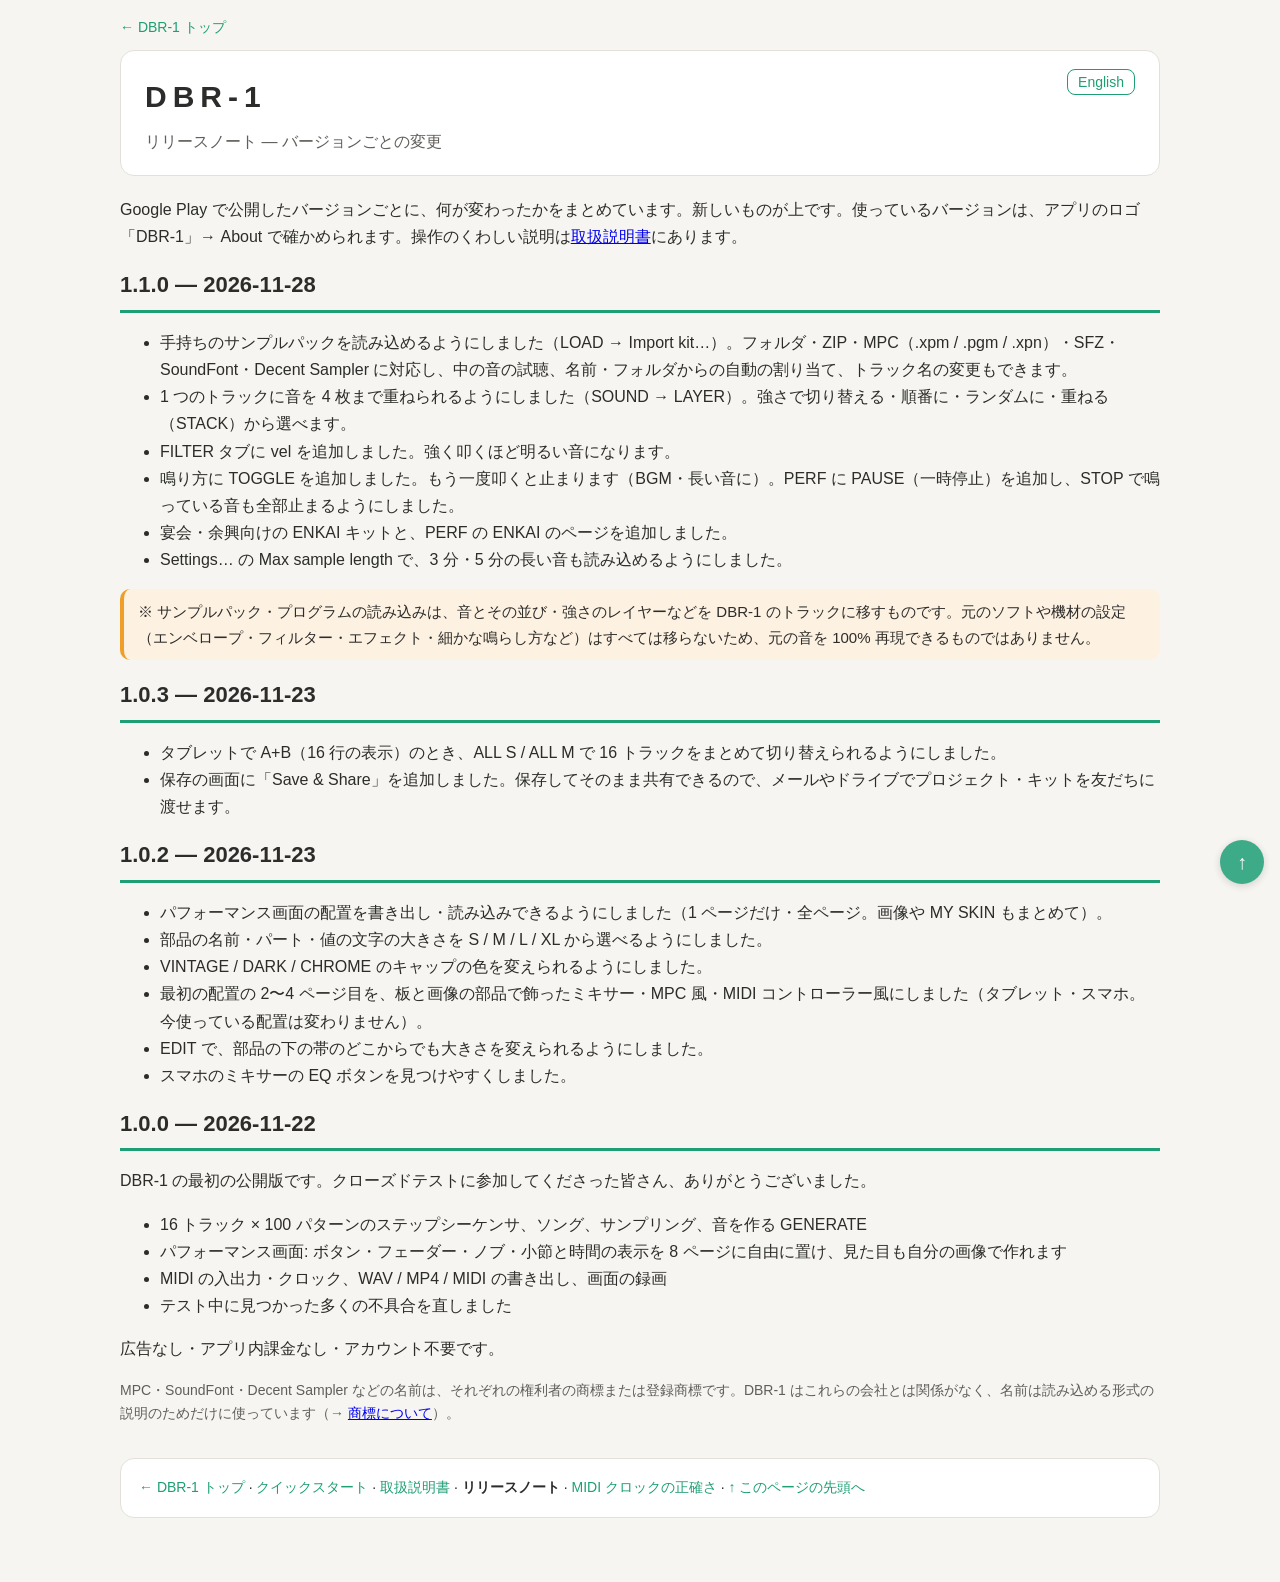
<file: dbr1/manual/release-notes_ja.html>
<!doctype html>
<html lang="ja">
<head>
<meta charset="utf-8">
<meta name="viewport" content="width=device-width, initial-scale=1">
<title>リリースノート | DBR-1 Android 用サンプリング・リズムマシン</title>
<meta name="description" content="DBR-1 の製品版の公開以降、バージョンごとに何が変わったか。新しい順。">
<link rel="canonical" href="https://sequence-yard.github.io/dbr1/manual/release-notes_ja.html">
<meta property="og:type" content="article">
<meta property="og:site_name" content="Sequence Yard">
<meta property="og:title" content="リリースノート | DBR-1">
<meta property="og:description" content="DBR-1 の製品版の公開以降、バージョンごとに何が変わったか。">
<meta property="og:url" content="https://sequence-yard.github.io/dbr1/manual/release-notes_ja.html">
<meta property="og:image" content="https://sequence-yard.github.io/dbr1/og.png">
<meta property="og:locale" content="ja_JP">
<meta name="twitter:card" content="summary_large_image">
<link rel="alternate" hreflang="ja" href="https://sequence-yard.github.io/dbr1/manual/release-notes_ja.html">
<link rel="alternate" hreflang="en" href="https://sequence-yard.github.io/dbr1/manual/release-notes_en.html">
<link rel="stylesheet" href="style.css">
</head>
<body>
<div class="wrap">

<p class="sitenav"><a href="../">← DBR-1 トップ</a></p>
<header class="cover">
  <span class="lang"><a href="release-notes_en.html">English</a></span>
  <h1>DBR-1</h1>
  <p>リリースノート — バージョンごとの変更</p>
</header>

<p>Google Play で公開したバージョンごとに、何が変わったかをまとめています。新しいものが上です。使っているバージョンは、アプリのロゴ「DBR-1」→ About で確かめられます。操作のくわしい説明は<a href="ja.html">取扱説明書</a>にあります。</p>

<!-- 新しいバージョンはここ（いちばん上）に足す。見出しは「バージョン — 公開日」 -->

<h2>1.1.0 — 2026-11-28</h2>
<ul>
  <li>手持ちのサンプルパックを読み込めるようにしました（LOAD → Import kit…）。フォルダ・ZIP・MPC（.xpm / .pgm / .xpn）・SFZ・SoundFont・Decent Sampler に対応し、中の音の試聴、名前・フォルダからの自動の割り当て、トラック名の変更もできます。</li>
  <li>1 つのトラックに音を 4 枚まで重ねられるようにしました（SOUND → LAYER）。強さで切り替える・順番に・ランダムに・重ねる（STACK）から選べます。</li>
  <li>FILTER タブに vel を追加しました。強く叩くほど明るい音になります。</li>
  <li>鳴り方に TOGGLE を追加しました。もう一度叩くと止まります（BGM・長い音に）。PERF に PAUSE（一時停止）を追加し、STOP で鳴っている音も全部止まるようにしました。</li>
  <li>宴会・余興向けの ENKAI キットと、PERF の ENKAI のページを追加しました。</li>
  <li>Settings… の Max sample length で、3 分・5 分の長い音も読み込めるようにしました。</li>
</ul>
<p class="note">※ サンプルパック・プログラムの読み込みは、音とその並び・強さのレイヤーなどを DBR-1 のトラックに移すものです。元のソフトや機材の設定（エンベロープ・フィルター・エフェクト・細かな鳴らし方など）はすべては移らないため、元の音を 100% 再現できるものではありません。</p>

<h2>1.0.3 — 2026-11-23</h2>
<ul>
  <li>タブレットで A+B（16 行の表示）のとき、ALL S / ALL M で 16 トラックをまとめて切り替えられるようにしました。</li>
  <li>保存の画面に「Save &amp; Share」を追加しました。保存してそのまま共有できるので、メールやドライブでプロジェクト・キットを友だちに渡せます。</li>
</ul>

<h2>1.0.2 — 2026-11-23</h2>
<ul>
  <li>パフォーマンス画面の配置を書き出し・読み込みできるようにしました（1 ページだけ・全ページ。画像や MY SKIN もまとめて）。</li>
  <li>部品の名前・パート・値の文字の大きさを S / M / L / XL から選べるようにしました。</li>
  <li>VINTAGE / DARK / CHROME のキャップの色を変えられるようにしました。</li>
  <li>最初の配置の 2〜4 ページ目を、板と画像の部品で飾ったミキサー・MPC 風・MIDI コントローラー風にしました（タブレット・スマホ。今使っている配置は変わりません）。</li>
  <li>EDIT で、部品の下の帯のどこからでも大きさを変えられるようにしました。</li>
  <li>スマホのミキサーの EQ ボタンを見つけやすくしました。</li>
</ul>

<h2>1.0.0 — 2026-11-22</h2>
<p>DBR-1 の最初の公開版です。クローズドテストに参加してくださった皆さん、ありがとうございました。</p>
<ul>
  <li>16 トラック × 100 パターンのステップシーケンサ、ソング、サンプリング、音を作る GENERATE</li>
  <li>パフォーマンス画面: ボタン・フェーダー・ノブ・小節と時間の表示を 8 ページに自由に置け、見た目も自分の画像で作れます</li>
  <li>MIDI の入出力・クロック、WAV / MP4 / MIDI の書き出し、画面の録画</li>
  <li>テスト中に見つかった多くの不具合を直しました</li>
</ul>
<p>広告なし・アプリ内課金なし・アカウント不要です。</p>


<p style="color:var(--sub);font-size:14px">MPC・SoundFont・Decent Sampler などの名前は、それぞれの権利者の商標または登録商標です。DBR-1 はこれらの会社とは関係がなく、名前は読み込める形式の説明のためだけに使っています（→ <a href="ja.html#trademarks">商標について</a>）。</p>

<nav class="pagenav"><a href="../">← DBR-1 トップ</a> · <a href="quick_ja.html">クイックスタート</a> · <a href="ja.html">取扱説明書</a> · <a class="cur" href="release-notes_ja.html">リリースノート</a> · <a href="midi-clock_ja.html">MIDI クロックの正確さ</a> · <a href="#">↑ このページの先頭へ</a></nav>

</div>
<a class="totop" href="#" title="ページの先頭へ" aria-label="ページの先頭へ">↑</a>
</body>
</html>
</file>
<file: dbr1/manual/style.css>
:root {
  --bg: #f6f5f1;
  --card: #ffffff;
  --text: #2c2c2a;
  --sub: #5f5e5a;
  --line: #e2e0d8;
  --accent: #1d9e75;
  --accent-b: #7f77dd;
  --rec: #e24b4a;
  --solo: #ef9f27;
}
* { box-sizing: border-box; }
html { -webkit-text-size-adjust: 100%; }
body {
  margin: 0;
  background: var(--bg);
  color: var(--text);
  font-family: "Roboto", "Noto Sans JP", "Noto Sans CJK JP", sans-serif;
  font-size: 16px;
  line-height: 1.7;
}
.wrap { max-width: 1080px; margin: 0 auto; padding: 16px 20px 64px; }
header.cover {
  background: var(--card);
  border: 1px solid var(--line);
  border-radius: 14px;
  padding: 20px 24px;
  margin-bottom: 20px;
}
header.cover h1 { margin: 0; font-size: 30px; letter-spacing: 6px; }
header.cover p { margin: 6px 0 0; color: var(--sub); }
.lang { float: right; font-size: 14px; }
.lang a { color: var(--accent); text-decoration: none; border: 1px solid var(--accent); border-radius: 8px; padding: 4px 10px; }
nav.toc {
  background: var(--card);
  border: 1px solid var(--line);
  border-radius: 14px;
  padding: 12px 24px;
  margin-bottom: 24px;
}
nav.toc ol { margin: 6px 0; padding-left: 22px; columns: 2; column-gap: 32px; }
nav.toc a { color: var(--text); text-decoration: none; }
nav.toc a:hover { color: var(--accent); }
section {
  background: var(--card);
  border: 1px solid var(--line);
  border-radius: 14px;
  padding: 8px 24px 20px;
  margin-bottom: 20px;
}
h2 {
  font-size: 22px;
  margin: 16px 0 8px;
  padding-bottom: 6px;
  border-bottom: 3px solid var(--accent);
}
h3 { font-size: 18px; margin: 20px 0 6px; }
figure { margin: 12px 0 16px; }
figure img {
  display: block;
  max-width: 100%;
  height: auto;
  border: 1px solid var(--line);
  border-radius: 10px;
}
figure.small { max-width: 520px; }
figcaption { font-size: 13px; color: var(--sub); margin-top: 4px; }
table { border-collapse: collapse; width: 100%; margin: 8px 0 12px; font-size: 15px; }
th, td { border-bottom: 1px solid var(--line); padding: 7px 8px; text-align: left; vertical-align: top; }
th { background: #f0efe9; font-weight: 600; }
td.n { width: 40px; text-align: center; }
.num {
  display: inline-block; min-width: 24px; height: 24px; line-height: 24px;
  border-radius: 12px; background: var(--rec); color: #fff;
  font-weight: 700; font-size: 13px; text-align: center;
}
.key {
  display: inline-block; border: 1px solid var(--line); border-radius: 6px;
  padding: 0 7px; font-size: 14px; background: #faf9f6; white-space: nowrap;
}
.tip, .note {
  border-radius: 10px; padding: 10px 14px; margin: 10px 0; font-size: 15px;
}
.tip { background: #e6f4ee; border-left: 4px solid var(--accent); }
.note { background: #fdf1e2; border-left: 4px solid var(--solo); }
ol.steps { padding-left: 22px; }
ol.steps li { margin: 4px 0; }
.cols { display: flex; gap: 20px; flex-wrap: wrap; }
.cols > * { flex: 1 1 320px; min-width: 0; }
@media (max-width: 700px) {
  td { overflow-wrap: anywhere; }
  nav.toc ol { columns: 1; }
  .wrap { padding: 12px 12px 48px; }
  section { padding: 6px 14px 16px; }
}

/* クイックスタート（quick_ja.html / quick_en.html、2026-11-17） */
.qs-intro { font-size: 15px; }
.qs-words { display: flex; flex-wrap: wrap; gap: 8px 16px; padding: 0; margin: 8px 0 0; list-style: none; font-size: 15px; }
.qs-words b { color: var(--accent); }
.qs-step {
  background: var(--card); border: 1px solid var(--line); border-radius: 14px;
  padding: 14px 20px 16px; margin: 14px 0;
}
.qs-step h2 { display: flex; align-items: center; gap: 12px; border: 0; margin: 0 0 2px; padding: 0; font-size: 20px; }
.qs-step h2 .n {
  flex: none; width: 34px; height: 34px; border-radius: 17px; background: var(--accent); color: #fff;
  font-size: 17px; text-align: center; line-height: 34px;
}
.qs-step.sub h2 .n { background: var(--accent-b); font-size: 14px; }
.qs-step .goal { color: var(--sub); margin: 0 0 6px 46px; font-size: 15px; }
.qs-step ol { margin: 6px 0; padding-left: 24px; }
.qs-step ol li { margin: 3px 0; }
.qs-step figure { margin: 10px 0 4px; max-width: 400px; }
.qs-step .tip { margin: 8px 0 0; }
.qs-link { margin: 10px 0 0; }
.qs-link a {
  display: inline-block; background: var(--accent); color: #fff; text-decoration: none;
  border-radius: 10px; padding: 6px 14px; font-weight: 600;
}
.ph { color: var(--sub); font-size: .92em; }
.qs-step figure.wide { max-width: 680px; }

/* サイトの中の行き来（サイトだけ。アプリの説明書には入れない、2026-11-26） */
.sitenav { margin: 0 0 10px; font-size: 14px; }
.sitenav a { color: var(--accent); text-decoration: none; }
.pagenav {
  margin-top: 32px; padding: 14px 18px; background: var(--card);
  border: 1px solid var(--line); border-radius: 14px; font-size: 14px; line-height: 2.1;
}
.pagenav a { color: var(--accent); text-decoration: none; white-space: nowrap; }
.pagenav a.cur { color: var(--text); font-weight: 600; pointer-events: none; }
.totop {
  position: fixed; right: 16px; bottom: 16px; width: 44px; height: 44px; border-radius: 22px;
  background: var(--accent); color: #fff; text-decoration: none; font-size: 20px; line-height: 44px; text-align: center;
  box-shadow: 0 2px 8px rgba(0,0,0,.18); opacity: .85;
}
</file>
